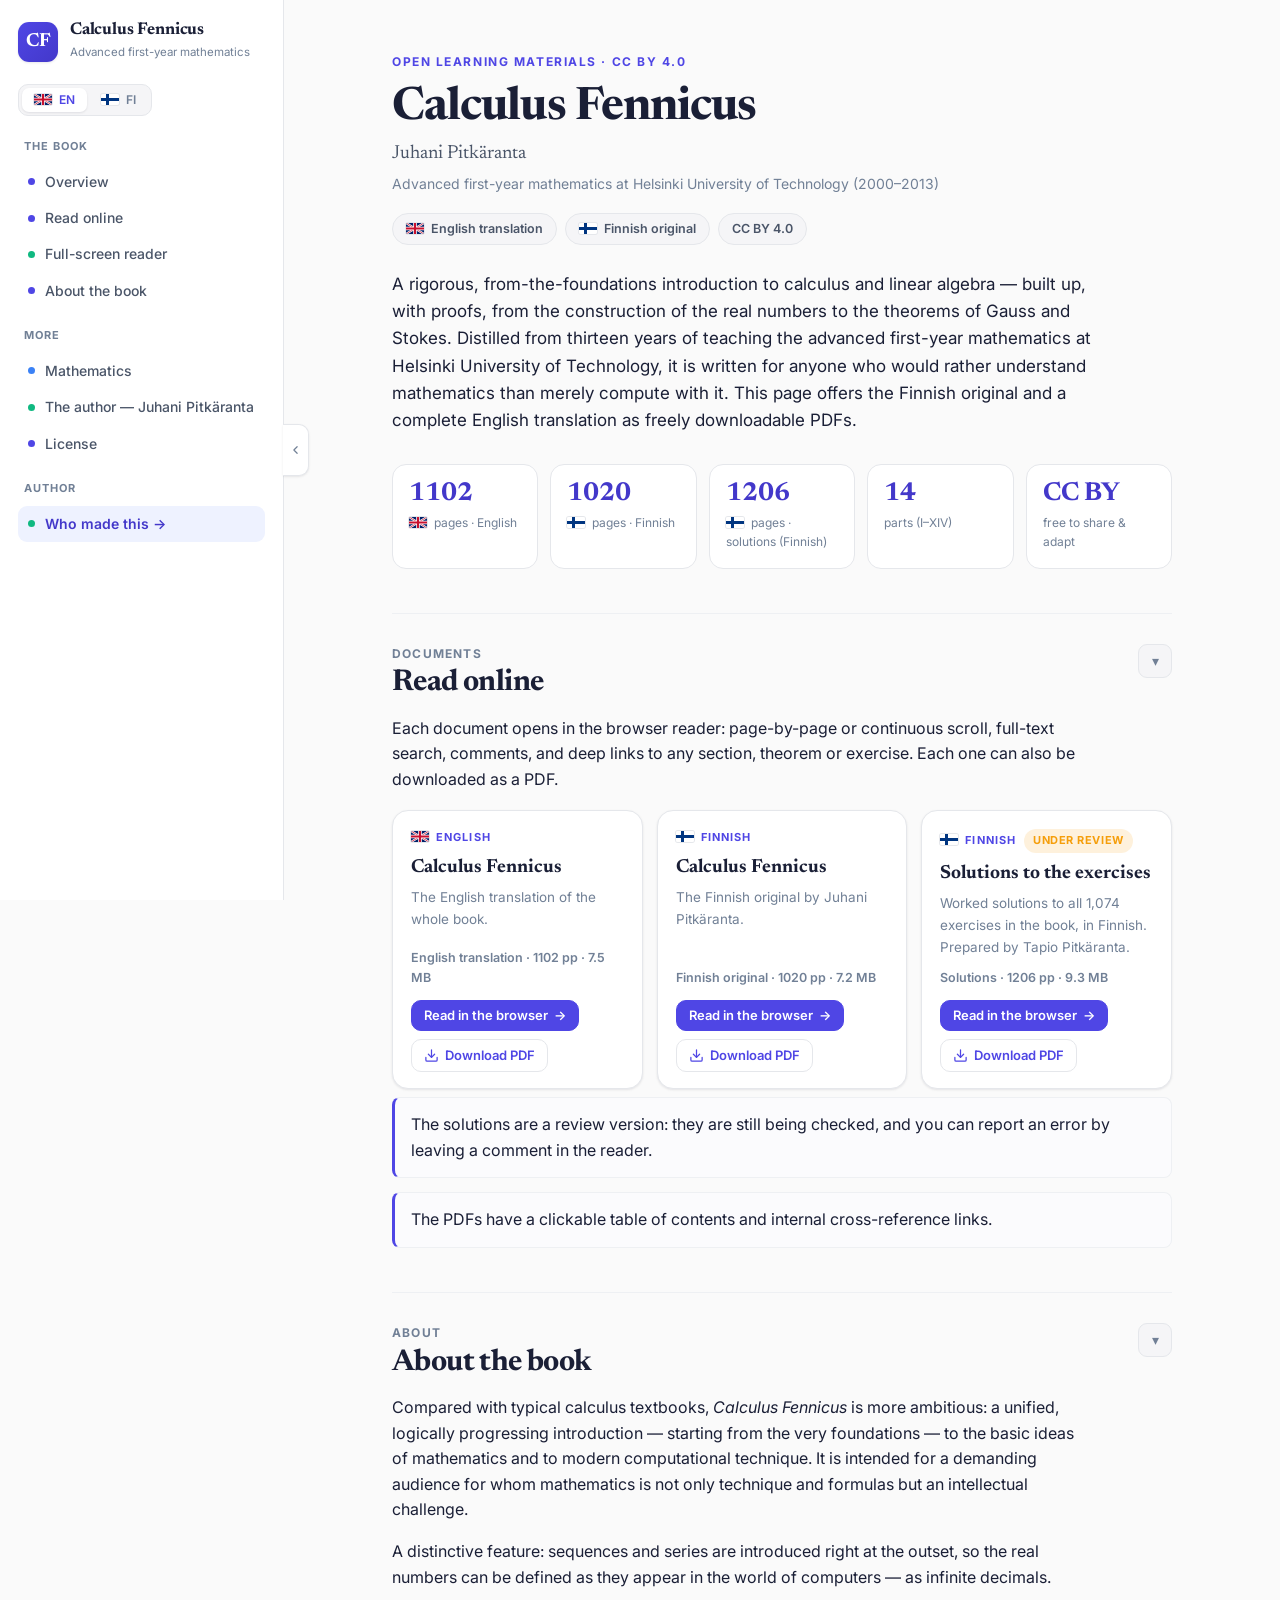
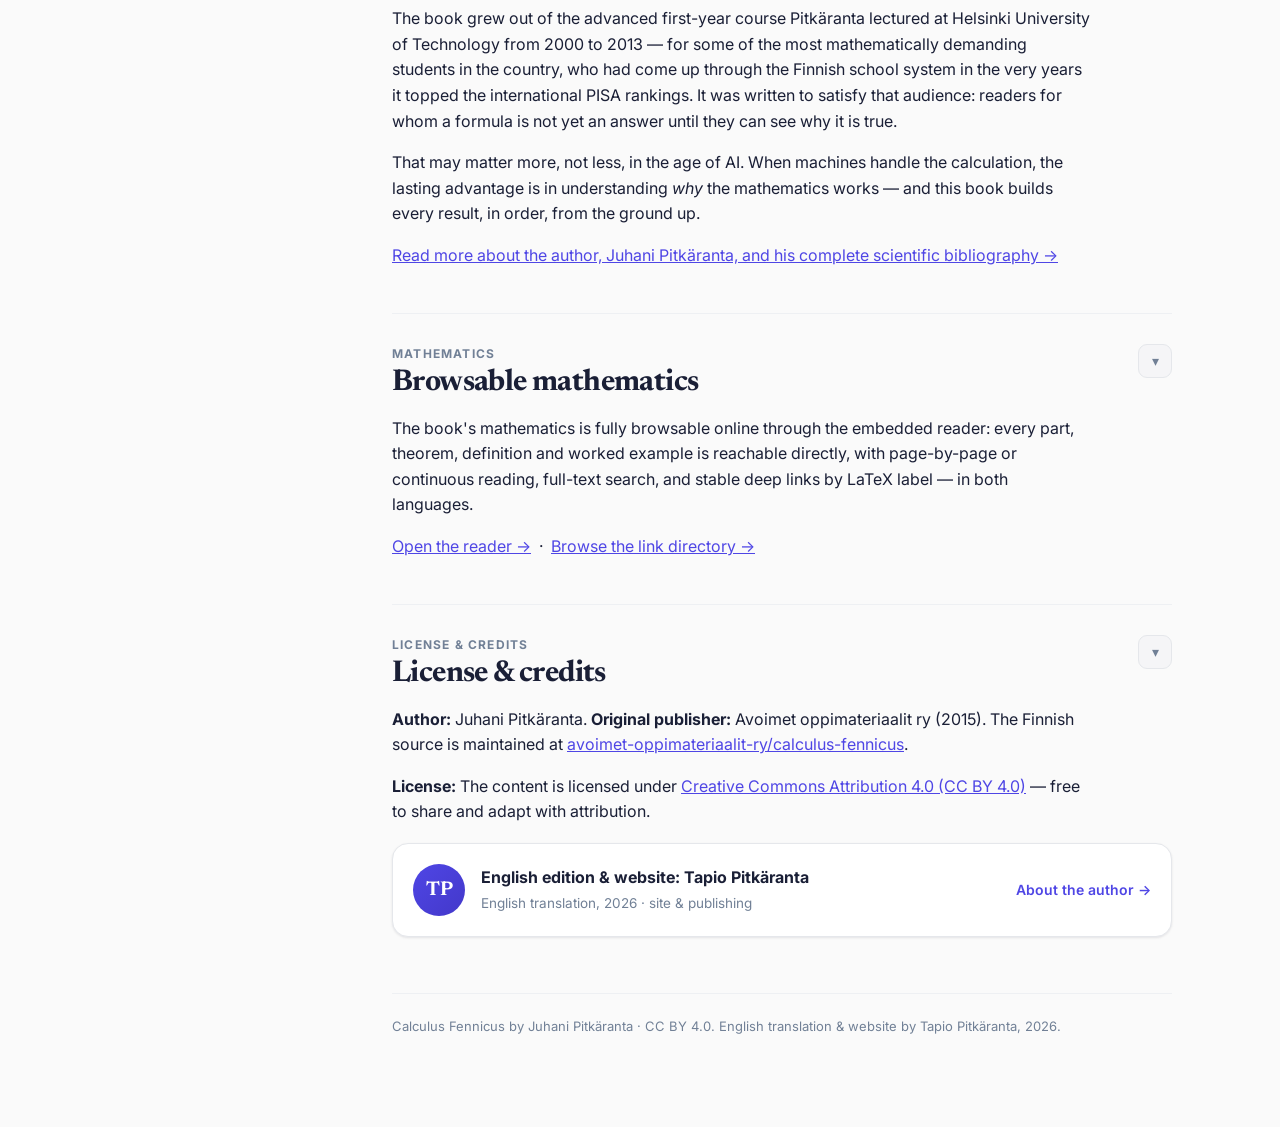
<file: index.html>
<!DOCTYPE html>
<html lang="en">
<head>
<meta charset="UTF-8" />
<meta name="viewport" content="width=device-width, initial-scale=1" />
<title>Calculus Fennicus — Juhani Pitkäranta</title>
<meta name="description" content="Juhani Pitkäranta's Calculus Fennicus: the Finnish original and a complete English translation as freely downloadable PDFs. Rigorous, from-the-foundations calculus and linear algebra. CC BY 4.0." />
<link rel="preconnect" href="https://fonts.googleapis.com">
<link rel="preconnect" href="https://fonts.gstatic.com" crossorigin>
<link href="https://fonts.googleapis.com/css2?family=Inter:wght@400;500;600;700&family=Newsreader:ital,opsz,wght@0,6..72,400;0,6..72,500;0,6..72,600;0,6..72,700;1,6..72,400&family=JetBrains+Mono:wght@400;500&display=swap" rel="stylesheet">
<style>
:root{
  --bg:#fafafa;--surface:#fff;--surface-2:#f5f5f7;--surface-soft:#fbfbfd;
  --text:#1a1f36;--text-soft:#4a5568;--text-muted:#718096;
  --border:#e5e7eb;--border-soft:#eef0f3;
  --accent:#4f46e5;--accent-strong:#4338ca;--accent-soft:#eef2ff;--accent-text:#fff;
  --discovery:#10b981;--engineering:#3b82f6;--warn:#f59e0b;
  --display:"Newsreader","Source Serif Pro",Georgia,serif;
  --body:"Inter",-apple-system,BlinkMacSystemFont,"Segoe UI",sans-serif;
  --mono:"JetBrains Mono",ui-monospace,Menlo,monospace;
  --r:14px;--r-sm:8px;--sidebar-w:284px;
  --shadow-sm:0 1px 2px rgba(15,23,42,.04),0 1px 3px rgba(15,23,42,.06);
  --shadow-md:0 4px 16px rgba(15,23,42,.06),0 2px 6px rgba(15,23,42,.04);
  --shadow-lg:0 16px 48px rgba(15,23,42,.1),0 6px 16px rgba(15,23,42,.06);
}
[data-theme="slate"]{
  --bg:#0f172a;--surface:#1e293b;--surface-2:#243245;--surface-soft:#182238;
  --text:#f1f5f9;--text-soft:#cbd5e1;--text-muted:#94a3b8;
  --border:rgba(148,163,184,.22);--border-soft:rgba(148,163,184,.14);
  --accent:#818cf8;--accent-strong:#a5b4fc;--accent-soft:rgba(129,140,248,.18);--accent-text:#0f172a;
  --discovery:#34d399;--engineering:#60a5fa;--warn:#fbbf24;
  --shadow-sm:0 1px 2px rgba(0,0,0,.3);--shadow-md:0 4px 16px rgba(0,0,0,.32);--shadow-lg:0 16px 48px rgba(0,0,0,.42);
}
*{box-sizing:border-box}
html{scroll-behavior:smooth}
body{margin:0;background:var(--bg);color:var(--text);font-family:var(--body);font-size:16px;line-height:1.6;-webkit-font-smoothing:antialiased}
a{color:var(--accent)}
.app{display:flex}
/* ---------- sidebar ---------- */
.sidebar{position:fixed;top:0;left:0;width:var(--sidebar-w);height:100vh;overflow-y:auto;
  background:var(--surface);border-right:1px solid var(--border);padding:22px 18px 40px;
  transition:transform .28s cubic-bezier(.4,0,.2,1);z-index:40}
.brand{display:flex;align-items:center;gap:12px;margin-bottom:22px}
.brand-mark{flex:0 0 auto;width:40px;height:40px;border-radius:11px;background:linear-gradient(135deg,var(--accent),var(--accent-strong));
  color:#fff;font-family:var(--display);font-weight:700;font-size:19px;display:flex;align-items:center;justify-content:center;box-shadow:var(--shadow-sm)}
.brand-name{font-family:var(--display);font-weight:700;font-size:17px;letter-spacing:-.01em;line-height:1.1}
.brand-sub{font-size:11.5px;color:var(--text-muted);margin-top:2px}
.sidebar-tools{display:flex;flex-direction:column;gap:10px;margin-bottom:22px}
.seg{display:inline-flex;background:var(--surface-2);border:1px solid var(--border);border-radius:10px;padding:3px;gap:2px;width:max-content}
.seg button{border:0;background:transparent;color:var(--text-muted);font:600 12px/1 var(--body);padding:6px 12px;border-radius:7px;cursor:pointer}
.seg button.active{background:var(--surface);color:var(--accent);box-shadow:var(--shadow-sm)}
.tool-row{display:flex;gap:8px;align-items:center}
.theme-btn{display:inline-flex;align-items:center;gap:7px;border:1px solid var(--border);background:var(--surface-2);color:var(--text-soft);
  border-radius:10px;padding:6px 11px;font:600 12px/1 var(--body);cursor:pointer}
.theme-dot{width:12px;height:12px;border-radius:50%;background:linear-gradient(135deg,var(--accent),var(--accent-strong))}
.nav-group{margin-bottom:18px}
.nav-group-label{font-size:11px;letter-spacing:.09em;text-transform:uppercase;color:var(--text-muted);font-weight:700;margin:0 0 8px 6px}
.nav a{display:flex;align-items:center;gap:10px;text-decoration:none;color:var(--text-soft);font-size:14px;font-weight:500;
  padding:7px 10px;border-radius:9px;transition:background .12s,color .12s}
.nav a:hover{background:var(--accent-soft);color:var(--accent-strong)}
.nav a .dot{flex:0 0 auto;width:7px;height:7px;border-radius:50%;background:var(--accent)}
.nav a.ext .dot{background:var(--discovery)}
.nav a.author-link{background:var(--accent-soft);color:var(--accent-strong);font-weight:600}
/* edge toggle */
.sidebar-toggle{position:fixed;top:50%;left:calc(var(--sidebar-w) - 1px);transform:translateY(-50%);z-index:41;
  width:26px;height:52px;border:1px solid var(--border);border-left:0;border-radius:0 10px 10px 0;background:var(--surface);
  color:var(--text-muted);cursor:pointer;display:flex;align-items:center;justify-content:center;box-shadow:var(--shadow-sm);
  transition:left .28s cubic-bezier(.4,0,.2,1)}
.sidebar-toggle svg{width:16px;height:16px;fill:none;stroke:currentColor;stroke-width:2.2;stroke-linecap:round;stroke-linejoin:round;transition:transform .28s}
body.sidebar-hidden .sidebar{transform:translateX(-100%)}
body.sidebar-hidden .sidebar-toggle{left:0}
body.sidebar-hidden .sidebar-toggle svg{transform:rotate(180deg)}
body.sidebar-hidden main{margin-left:0}
/* ---------- main ---------- */
main{margin-left:var(--sidebar-w);flex:1;min-width:0;transition:margin-left .28s cubic-bezier(.4,0,.2,1)}
.page-wrap{max-width:840px;margin:0 auto;padding:52px 30px 90px}
.eyebrow{font-size:12px;letter-spacing:.13em;text-transform:uppercase;color:var(--accent);font-weight:700}
.page-title{font-family:var(--display);font-weight:700;font-size:clamp(30px,5vw,46px);line-height:1.08;letter-spacing:-.02em;margin:.28em 0 .12em}
.byline{font-family:var(--display);font-size:19px;color:var(--text-soft);margin:0 0 3px}
.affil{color:var(--text-muted);font-size:14px;margin:0 0 18px}
.kw-list{display:flex;flex-wrap:wrap;gap:8px;margin:0 0 26px}
.kw{display:inline-block;background:var(--surface-2);border:1px solid var(--border);border-radius:20px;padding:5px 13px;font-size:12.5px;color:var(--text-soft);font-weight:600}
.lead{font-size:17px;max-width:66ch;color:var(--text)}
.cover-stats{display:grid;grid-template-columns:repeat(auto-fit,minmax(120px,1fr));gap:12px;margin:30px 0 0}
.stat{background:var(--surface);border:1px solid var(--border);border-radius:var(--r);padding:16px}
.flag{display:inline-flex;vertical-align:-1px;margin-right:7px;border-radius:2px;overflow:hidden;box-shadow:0 0 0 1px var(--border)}.flag svg{display:block}
.stat-num{font-family:var(--display);font-weight:700;font-size:26px;color:var(--accent-strong);line-height:1}
.stat-label{font-size:12px;color:var(--text-muted);margin-top:6px}
/* section */
.page{margin-top:44px;border-top:1px solid var(--border-soft);padding-top:30px}
.section-head{display:flex;justify-content:space-between;align-items:flex-start;gap:14px}
.section-num{font-size:12px;letter-spacing:.1em;text-transform:uppercase;color:var(--text-muted);font-weight:700}
.section-head .page-title{font-size:clamp(22px,3.4vw,30px);margin:.15em 0 0}
.collapse-toggle{flex:0 0 auto;border:1px solid var(--border);background:var(--surface-2);color:var(--text-muted);border-radius:9px;width:34px;height:34px;cursor:pointer;font-size:14px}
.collapse-toggle .chev{display:inline-block;transition:transform .2s}
.page[data-collapsed="true"] .chev{transform:rotate(-90deg)}
.page[data-collapsed="true"] .section-body{display:none}
.section-body{margin-top:16px}
.section-body p{max-width:70ch}
/* cards */
.dl{display:grid;grid-template-columns:1fr 1fr;gap:14px;margin:20px 0}
.card{display:block;text-decoration:none;color:inherit;background:var(--surface);border:1px solid var(--border);border-radius:16px;padding:22px;box-shadow:var(--shadow-sm);transition:border-color .15s,transform .15s,box-shadow .15s}
.card:hover{border-color:var(--accent);transform:translateY(-2px);box-shadow:var(--shadow-md)}
.card .lang{font-size:11px;letter-spacing:.1em;text-transform:uppercase;color:var(--accent);font-weight:700}
.card .ct{font-family:var(--display);font-size:20px;font-weight:700;margin:6px 0 2px}
.card .cm{color:var(--text-muted);font-size:13.5px}
.card .go{margin-top:14px;font-weight:600;color:var(--accent);font-size:14px}
.callout{background:var(--surface-soft);border:1px solid var(--border-soft);border-left:3px solid var(--accent);border-radius:var(--r-sm);padding:14px 16px;margin-top:14px}
/* embedded reader + downloads */
.reader-bar{display:flex;align-items:center;gap:10px;flex-wrap:wrap;margin:18px 0 12px}
.reader-lang{display:inline-flex;background:var(--surface-2);border:1px solid var(--border);border-radius:10px;padding:3px;gap:2px}
.reader-lang button{border:0;background:transparent;color:var(--text-muted);font:600 12px/1 var(--body);padding:6px 13px;border-radius:7px;cursor:pointer}
.reader-lang button.active{background:var(--surface);color:var(--accent);box-shadow:var(--shadow-sm)}
.ghost-btn{margin-left:auto;display:inline-flex;align-items:center;gap:6px;font-weight:600;font-size:13px;color:var(--accent);border:1px solid var(--border);background:var(--surface);border-radius:10px;padding:7px 13px;text-decoration:none}
.ghost-btn:hover{border-color:var(--accent);background:var(--accent-soft)}
.reader-embed{position:relative;border:1px solid var(--border);border-radius:var(--r);overflow:hidden;box-shadow:var(--shadow-md);background:var(--surface-2);height:min(78vh,880px);min-height:460px}
.reader-embed iframe{width:100%;height:100%;border:0;display:block}
.dlrow{display:grid;grid-template-columns:1fr 1fr;gap:14px;margin:18px 0 0}
.doccards{display:grid;grid-template-columns:repeat(auto-fit,minmax(240px,1fr));gap:14px;margin:18px 0 6px}
.doccard{display:flex;flex-direction:column;background:var(--surface);border:1px solid var(--border);border-radius:16px;padding:18px 18px 16px;box-shadow:var(--shadow-sm);transition:border-color .15s,box-shadow .15s}
.doccard.active{border-color:var(--accent);box-shadow:var(--shadow-md)}
.doccard .lang{font-size:11px;letter-spacing:.1em;text-transform:uppercase;color:var(--accent);font-weight:700}
.doccard .ct{font-family:var(--display);font-size:19px;font-weight:700;margin:6px 0 4px}
.doccard .cm{color:var(--text-muted);font-size:13.5px;flex:1}
.doccard .docmeta{font-size:12.5px;color:var(--text-muted);font-weight:600;margin-top:10px}
.docact{display:flex;flex-wrap:wrap;gap:8px;margin-top:12px}
.doccard{position:relative}.doccard:hover{border-color:var(--accent);box-shadow:var(--shadow-md);transform:translateY(-2px)}.doccard{transition:border-color .15s,box-shadow .15s,transform .15s}
.docbtn.stretch::after{content:"";position:absolute;inset:0;border-radius:16px}.docact .docbtn:not(.stretch){position:relative;z-index:1}
.docbtn{display:inline-flex;align-items:center;gap:6px;font:600 13px/1 var(--body);color:var(--accent);border:1px solid var(--border);background:var(--surface);border-radius:10px;padding:8px 12px;text-decoration:none;cursor:pointer}
.docbtn:hover{border-color:var(--accent);background:var(--accent-soft)}
.docbtn.primary{background:var(--accent);border-color:var(--accent);color:#fff}
.docbtn.primary:hover{filter:brightness(1.08);background:var(--accent)}
.docbtn svg{width:15px;height:15px;fill:none;stroke:currentColor;stroke-width:2;stroke-linecap:round;stroke-linejoin:round}
.dlbtn{display:flex;align-items:center;gap:13px;text-decoration:none;color:inherit;background:var(--surface);border:1px solid var(--border);border-radius:14px;padding:14px 16px;box-shadow:var(--shadow-sm);transition:border-color .15s,transform .15s,box-shadow .15s}
.dlbtn:hover{border-color:var(--accent);transform:translateY(-2px);box-shadow:var(--shadow-md)}
.dlbtn .dlicon{flex:0 0 auto;width:40px;height:40px;border-radius:11px;background:var(--accent-soft);color:var(--accent);display:flex;align-items:center;justify-content:center}
.dlbtn .dlicon svg{width:20px;height:20px;fill:none;stroke:currentColor;stroke-width:2;stroke-linecap:round;stroke-linejoin:round}
.dlbtn .dlmeta{display:flex;flex-direction:column;gap:2px;line-height:1.2}
.dlbtn .dlmeta b{font-size:15px;font-weight:700}
.dlbtn .dlmeta span{font-size:12.5px;color:var(--text-muted);font-weight:500}
@media(max-width:640px){.dlrow{grid-template-columns:1fr}}
.author-card{display:flex;gap:16px;align-items:center;background:var(--surface);border:1px solid var(--border);border-radius:16px;padding:20px;text-decoration:none;color:inherit;box-shadow:var(--shadow-sm);transition:border-color .15s,transform .15s}
.author-card:hover{border-color:var(--accent);transform:translateY(-2px)}
.author-av{flex:0 0 auto;width:52px;height:52px;border-radius:50%;background:linear-gradient(135deg,var(--accent),var(--accent-strong));color:#fff;font-family:var(--display);font-weight:700;font-size:20px;display:flex;align-items:center;justify-content:center}
.author-t{font-weight:700;font-size:16px}.author-m{color:var(--text-muted);font-size:13.5px;margin-top:2px}
.author-go{margin-left:auto;color:var(--accent);font-weight:600;font-size:14px;white-space:nowrap}
.soon{display:inline-block;font-size:11px;font-weight:700;letter-spacing:.05em;text-transform:uppercase;color:var(--warn);background:color-mix(in srgb,var(--warn) 14%,transparent);border-radius:20px;padding:3px 9px;margin-left:8px}
footer{margin-top:56px;border-top:1px solid var(--border-soft);padding-top:22px;color:var(--text-muted);font-size:13px}
@media(max-width:820px){
  .sidebar{transform:translateX(-100%)}
  body:not(.sidebar-open) .sidebar-toggle{left:0}
  body:not(.sidebar-open) .sidebar-toggle svg{transform:rotate(180deg)}
  body.sidebar-open .sidebar{transform:none}
  body.sidebar-open .sidebar-toggle{left:calc(var(--sidebar-w) - 1px)}
  body.sidebar-open .sidebar-toggle svg{transform:none}
  main{margin-left:0}
  .dl{grid-template-columns:1fr}
}
</style>
</head>
<body>
<div class="app">

  <aside class="sidebar" id="sidebar">
    <div class="brand">
      <div class="brand-mark">CF</div>
      <div class="brand-text">
        <div class="brand-name">Calculus Fennicus</div>
        <div class="brand-sub" data-i18n="brandSub">Advanced first-year mathematics</div>
      </div>
    </div>

    <div class="sidebar-tools">
      <div class="seg" role="group" aria-label="Language">
        <button class="lang-btn active" data-lang="en" onclick="setLang('en')" aria-pressed="true"><span class="flag"><svg viewBox="0 0 60 36" width="18" height="11" aria-hidden="true" preserveAspectRatio="none"><rect width="60" height="36" fill="#012169"/><path d="M0,0 L60,36 M60,0 L0,36" stroke="#fff" stroke-width="7"/><path d="M0,0 L60,36 M60,0 L0,36" stroke="#C8102E" stroke-width="2.5"/><path d="M30,0 v36 M0,18 h60" stroke="#fff" stroke-width="12"/><path d="M30,0 v36 M0,18 h60" stroke="#C8102E" stroke-width="7"/></svg></span>EN</button>
        <button class="lang-btn" data-lang="fi" onclick="setLang('fi')" aria-pressed="false"><span class="flag"><svg viewBox="0 0 18 11" width="18" height="11" aria-hidden="true"><rect width="18" height="11" fill="#fff"/><rect x="5" width="3" height="11" fill="#003580"/><rect y="4" width="18" height="3" fill="#003580"/></svg></span>FI</button>
      </div>
    </div>

    <nav class="nav">
      <div class="nav-group">
        <div class="nav-group-label" data-i18n="navBook">The book</div>
        <a href="#top"><span class="dot"></span><span data-i18n="navOverview">Overview</span></a>
        <a href="#downloads"><span class="dot"></span><span data-i18n="navDownloads">Downloads (PDF)</span></a>
        <a href="viewer.html"><span class="dot" style="background:var(--discovery)"></span><span data-i18n="navReader">Read in browser</span></a>
        <a href="#about"><span class="dot"></span><span data-i18n="navAbout">About the book</span></a>
      </div>
      <div class="nav-group">
        <div class="nav-group-label" data-i18n="navMore">More</div>
        <a href="#mathematics"><span class="dot" style="background:var(--engineering)"></span><span data-i18n="navMath">Mathematics</span></a>
        <a href="pitkaranta.html"><span class="dot" style="background:var(--discovery)"></span><span data-i18n="navAuthorPage">The author — Juhani Pitkäranta</span></a>
        <a href="#license"><span class="dot"></span><span data-i18n="navLicense">License</span></a>
      </div>
      <div class="nav-group">
        <div class="nav-group-label" data-i18n="navAuthorL">Author</div>
        <a class="author-link ext" href="https://longshoreforrest.github.io/myself/" target="_blank" rel="noopener"><span class="dot"></span><span data-i18n="navWhomade">Who made this →</span></a>
      </div>
    </nav>
  </aside>

  <button class="sidebar-toggle" id="sidebar-toggle" onclick="toggleSidebar()" title="Hide / show menu" aria-label="Hide or show the sidebar" aria-expanded="true">
    <svg viewBox="0 0 24 24" aria-hidden="true"><polyline points="15 18 9 12 15 6"></polyline></svg>
  </button>

  <main>
    <div class="page-wrap">

      <section id="top">
        <div class="eyebrow" data-i18n="eyebrow">Open learning materials · CC BY 4.0</div>
        <h1 class="page-title">Calculus Fennicus</h1>
        <p class="byline">Juhani Pitkäranta</p>
        <p class="affil" data-i18n="affil">Advanced first-year mathematics at Helsinki University of Technology (2000–2013)</p>
        <div class="kw-list">
          <span class="kw"><span class="flag"><svg viewBox="0 0 60 36" width="18" height="11" aria-hidden="true" preserveAspectRatio="none"><rect width="60" height="36" fill="#012169"/><path d="M0,0 L60,36 M60,0 L0,36" stroke="#fff" stroke-width="7"/><path d="M0,0 L60,36 M60,0 L0,36" stroke="#C8102E" stroke-width="2.5"/><path d="M30,0 v36 M0,18 h60" stroke="#fff" stroke-width="12"/><path d="M30,0 v36 M0,18 h60" stroke="#C8102E" stroke-width="7"/></svg></span><span data-i18n="kwEn">English translation</span></span>
          <span class="kw"><span class="flag"><svg viewBox="0 0 18 11" width="18" height="11" aria-hidden="true"><rect width="18" height="11" fill="#fff"/><rect x="5" width="3" height="11" fill="#003580"/><rect y="4" width="18" height="3" fill="#003580"/></svg></span><span data-i18n="kwFi">Finnish original</span></span>
          <span class="kw">CC BY 4.0</span>
        </div>
        <p class="lead" data-i18n="lead">A rigorous, from-the-foundations introduction to calculus and linear algebra — built up, with proofs, from the construction of the real numbers to the theorems of Gauss and Stokes. Distilled from thirteen years of teaching the advanced first-year mathematics at Helsinki University of Technology, it is written for anyone who would rather understand mathematics than merely compute with it. This page offers the Finnish original and a complete English translation as freely downloadable PDFs.</p>
        <div class="cover-stats">
          <div class="stat"><div class="stat-num">1102</div><div class="stat-label"><span class="flag"><svg viewBox="0 0 60 36" width="18" height="11" aria-hidden="true" preserveAspectRatio="none"><rect width="60" height="36" fill="#012169"/><path d="M0,0 L60,36 M60,0 L0,36" stroke="#fff" stroke-width="7"/><path d="M0,0 L60,36 M60,0 L0,36" stroke="#C8102E" stroke-width="2.5"/><path d="M30,0 v36 M0,18 h60" stroke="#fff" stroke-width="12"/><path d="M30,0 v36 M0,18 h60" stroke="#C8102E" stroke-width="7"/></svg></span><span data-i18n="stEnPp">pages · English</span></div></div>
          <div class="stat"><div class="stat-num">1020</div><div class="stat-label"><span class="flag"><svg viewBox="0 0 18 11" width="18" height="11" aria-hidden="true"><rect width="18" height="11" fill="#fff"/><rect x="5" width="3" height="11" fill="#003580"/><rect y="4" width="18" height="3" fill="#003580"/></svg></span><span data-i18n="stFiPp">pages · Finnish</span></div></div>
          <div class="stat"><div class="stat-num">1206</div><div class="stat-label"><span class="flag"><svg viewBox="0 0 18 11" width="18" height="11" aria-hidden="true"><rect width="18" height="11" fill="#fff"/><rect x="5" width="3" height="11" fill="#003580"/><rect y="4" width="18" height="3" fill="#003580"/></svg></span><span data-i18n="stSolPp">pages · solutions (Finnish)</span></div></div>
          <div class="stat"><div class="stat-num">14</div><div class="stat-label" data-i18n="stParts">parts (I–XIV)</div></div>
          <div class="stat"><div class="stat-num">CC BY</div><div class="stat-label" data-i18n="stLicense">free to share &amp; adapt</div></div>
        </div>
      </section>

      <section id="downloads" class="page" data-collapsed="false">
        <div class="section-head">
          <div><div class="section-num" data-i18n="dlNum">Documents</div><h2 class="page-title" data-i18n="dlTitle">Read online</h2></div>
          <button class="collapse-toggle" onclick="toggleSection(this)" aria-label="Toggle section"><span class="chev">▾</span></button>
        </div>
        <div class="section-body">
          <p class="lead" style="font-size:16px;margin:0" data-i18n="dlEmbedLead">Each document opens in the browser reader: page-by-page or continuous scroll, full-text search, comments, and deep links to any section, theorem or exercise. Each one can also be downloaded as a PDF.</p>
          <div class="doccards">
            <div class="doccard" data-doc="en">
              <div class="lang"><span class="flag"><svg viewBox="0 0 60 36" width="18" height="11" aria-hidden="true" preserveAspectRatio="none"><rect width="60" height="36" fill="#012169"/><path d="M0,0 L60,36 M60,0 L0,36" stroke="#fff" stroke-width="7"/><path d="M0,0 L60,36 M60,0 L0,36" stroke="#C8102E" stroke-width="2.5"/><path d="M30,0 v36 M0,18 h60" stroke="#fff" stroke-width="12"/><path d="M30,0 v36 M0,18 h60" stroke="#C8102E" stroke-width="7"/></svg></span><span data-i18n="docEnLang">English</span></div>
              <div class="ct" data-i18n="docEnT">Calculus Fennicus</div>
              <div class="cm"><span data-i18n="docEnD">The English translation of the whole book.</span></div>
              <div class="docmeta" data-i18n="dlDlEnSub">English translation · 1102 pp · 7.5 MB</div>
              <div class="docact">
                <a class="docbtn primary stretch" href="viewer.html#doc=en"><span data-i18n="docRead">Read in the browser</span> →</a>
                <a class="docbtn" href="calculus-en.pdf" download="Calculus-Fennicus-EN.pdf"><svg viewBox="0 0 24 24" aria-hidden="true"><path d="M21 15v4a2 2 0 0 1-2 2H5a2 2 0 0 1-2-2v-4"></path><polyline points="7 10 12 15 17 10"></polyline><line x1="12" y1="15" x2="12" y2="3"></line></svg><span data-i18n="docDl">Download PDF</span></a>
              </div>
            </div>
            <div class="doccard" data-doc="fi">
              <div class="lang"><span class="flag"><svg viewBox="0 0 18 11" width="18" height="11" aria-hidden="true"><rect width="18" height="11" fill="#fff"/><rect x="5" width="3" height="11" fill="#003580"/><rect y="4" width="18" height="3" fill="#003580"/></svg></span><span data-i18n="docFiLang">Finnish</span></div>
              <div class="ct" data-i18n="docFiT">Calculus Fennicus</div>
              <div class="cm"><span data-i18n="docFiD">The Finnish original by Juhani Pitkäranta.</span></div>
              <div class="docmeta" data-i18n="dlDlFiSub">Finnish original · 1020 pp · 7.2 MB</div>
              <div class="docact">
                <a class="docbtn primary stretch" href="viewer.html#doc=fi"><span data-i18n="docRead">Read in the browser</span> →</a>
                <a class="docbtn" href="calculus-fi.pdf" download="Calculus-Fennicus-FI.pdf"><svg viewBox="0 0 24 24" aria-hidden="true"><path d="M21 15v4a2 2 0 0 1-2 2H5a2 2 0 0 1-2-2v-4"></path><polyline points="7 10 12 15 17 10"></polyline><line x1="12" y1="15" x2="12" y2="3"></line></svg><span data-i18n="docDl">Download PDF</span></a>
              </div>
            </div>
            
            <div class="doccard" data-doc="ratkaisut-fi">
              <div class="lang"><span class="flag"><svg viewBox="0 0 18 11" width="18" height="11" aria-hidden="true"><rect width="18" height="11" fill="#fff"/><rect x="5" width="3" height="11" fill="#003580"/><rect y="4" width="18" height="3" fill="#003580"/></svg></span><span data-i18n="solLang">Finnish</span><span class="soon" data-i18n="solBadge">Under review</span></div>
              <div class="ct" data-i18n="solTitle">Solutions to the exercises</div>
              <div class="cm"><span data-i18n="solDesc">Worked solutions to all 1,074 exercises in the book, in Finnish. Prepared by Tapio Pitkäranta.</span></div>
              <div class="docmeta" data-i18n="solMeta">Solutions · 1206 pp · 9.3 MB</div>
              <div class="docact">
                <a class="docbtn primary stretch" href="viewer.html#doc=ratkaisut-fi" rel="nofollow"><span data-i18n="docRead">Read in the browser</span> →</a>
                <a class="docbtn" href="ratkaisut-fi.pdf" download="Calculus-Fennicus-Ratkaisut-FI.pdf" rel="nofollow"><svg viewBox="0 0 24 24" aria-hidden="true"><path d="M21 15v4a2 2 0 0 1-2 2H5a2 2 0 0 1-2-2v-4"></path><polyline points="7 10 12 15 17 10"></polyline><line x1="12" y1="15" x2="12" y2="3"></line></svg><span data-i18n="docDl">Download PDF</span></a>
              </div>
            </div>
            
          </div>
          <div class="callout" style="margin-top:8px"><span data-i18n="solReview">The solutions are a review version: they are still being checked, and you can report an error by leaving a comment in the reader.</span></div>
          <div class="callout"><span data-i18n="dlHint">The PDFs have a clickable table of contents and internal cross-reference links.</span></div>
        </div>
      </section>

      <section id="about" class="page" data-collapsed="false">
        <div class="section-head">
          <div><div class="section-num" data-i18n="abNum">About</div><h2 class="page-title" data-i18n="abTitle">About the book</h2></div>
          <button class="collapse-toggle" onclick="toggleSection(this)" aria-label="Toggle section"><span class="chev">▾</span></button>
        </div>
        <div class="section-body">
          <p data-i18n="abP1">Compared with typical calculus textbooks, <em>Calculus Fennicus</em> is more ambitious: a unified, logically progressing introduction — starting from the very foundations — to the basic ideas of mathematics and to modern computational technique. It is intended for a demanding audience for whom mathematics is not only technique and formulas but an intellectual challenge.</p>
          <p data-i18n="abP2" style="margin-top:14px;">A distinctive feature: sequences and series are introduced right at the outset, so the real numbers can be defined as they appear in the world of computers — as infinite decimals.</p>
          <p data-i18n="abP3" style="margin-top:14px;">The book grew out of the advanced first-year course Pitkäranta lectured at Helsinki University of Technology from 2000 to 2013 — for some of the most mathematically demanding students in the country, who had come up through the Finnish school system in the very years it topped the international PISA rankings. It was written to satisfy that audience: readers for whom a formula is not yet an answer until they can see why it is true.</p>
          <p data-i18n="abP4" style="margin-top:14px;">That may matter more, not less, in the age of AI. When machines handle the calculation, the lasting advantage is in understanding <em>why</em> the mathematics works — and this book builds every result, in order, from the ground up.</p>
          <p style="margin-top:14px;"><a href="pitkaranta.html" data-i18n="abAuthorLink">Read more about the author, Juhani Pitkäranta, and his complete scientific bibliography →</a></p>
        </div>
      </section>

      <section id="mathematics" class="page" data-collapsed="false">
        <div class="section-head">
          <div><div class="section-num" data-i18n="maNum">Mathematics</div><h2 class="page-title"><span data-i18n="maTitle">Browsable mathematics</span></h2></div>
          <button class="collapse-toggle" onclick="toggleSection(this)" aria-label="Toggle section"><span class="chev">▾</span></button>
        </div>
        <div class="section-body">
          <p data-i18n="maP1">The book's mathematics is fully browsable online through the embedded reader: every part, theorem, definition and worked example is reachable directly, with page-by-page or continuous reading, full-text search, and stable deep links by LaTeX label — in both languages.</p>
          <p style="margin-top:14px"><a href="viewer.html" data-i18n="maReaderLink">Open the reader →</a> &nbsp;·&nbsp; <a href="links.html" data-i18n="maDirLink">Browse the link directory →</a></p>
        </div>
      </section>

      <section id="license" class="page" data-collapsed="false">
        <div class="section-head">
          <div><div class="section-num" data-i18n="liNum">License &amp; credits</div><h2 class="page-title" data-i18n="liTitle">License &amp; credits</h2></div>
          <button class="collapse-toggle" onclick="toggleSection(this)" aria-label="Toggle section"><span class="chev">▾</span></button>
        </div>
        <div class="section-body">
          <p data-i18n="liP1"><strong>Author:</strong> Juhani Pitkäranta. <strong>Original publisher:</strong> Avoimet oppimateriaalit ry (2015). The Finnish source is maintained at <a href="https://github.com/avoimet-oppimateriaalit-ry/calculus-fennicus" target="_blank" rel="noopener">avoimet-oppimateriaalit-ry/calculus-fennicus</a>.</p>
          <p data-i18n="liP2" style="margin-top:12px;"><strong>License:</strong> The content is licensed under <a href="https://creativecommons.org/licenses/by/4.0/deed.en" target="_blank" rel="noopener">Creative Commons Attribution 4.0 (CC BY 4.0)</a> — free to share and adapt with attribution.</p>
          <a class="author-card" href="https://longshoreforrest.github.io/myself/" target="_blank" rel="noopener" style="margin-top:18px;">
            <div class="author-av">TP</div>
            <div><div class="author-t" data-i18n="crWho">English edition &amp; website: Tapio Pitkäranta</div><div class="author-m" data-i18n="crWhoM">English translation, 2026 · site &amp; publishing</div></div>
            <div class="author-go" data-i18n="crGo">About the author →</div>
          </a>
        </div>
      </section>

      <footer>
        <span data-i18n="foot">Calculus Fennicus by Juhani Pitkäranta · CC BY 4.0. English translation &amp; website by Tapio Pitkäranta, 2026.</span>
      </footer>

    </div>
  </main>
</div>

<script>
const I18N = {
  brandSub:{en:"Advanced first-year mathematics",fi:"Laaja ensimmäisen vuoden matematiikka"},
  themePaper:{en:"Paper",fi:"Paperi"}, themeSlate:{en:"Slate",fi:"Tumma"},
  navBook:{en:"The book",fi:"Kirja"}, navOverview:{en:"Overview",fi:"Yleiskatsaus"},
  navDownloads:{en:"Read online",fi:"Lue verkossa"}, navAbout:{en:"About the book",fi:"Tietoa kirjasta"},
  navMore:{en:"More",fi:"Lisää"}, navMath:{en:"Mathematics",fi:"Matematiikka"}, navLicense:{en:"License",fi:"Lisenssi"},
  navAuthorPage:{en:"The author — Juhani Pitkäranta",fi:"Kirjan tekijä — Juhani Pitkäranta"},
  navReader:{en:"Full-screen reader",fi:"Koko näytön lukija"},
  dlEmbedLead:{en:"Each document opens in the browser reader: page-by-page or continuous scroll, full-text search, comments, and deep links to any section, theorem or exercise. Each one can also be downloaded as a PDF.",fi:"Jokainen dokumentti aukeaa selaimen lukijaan: sivu kerrallaan tai jatkuvana vierityksenä, tekstihaulla, kommentoinnilla ja syvälinkeillä mihin tahansa lukuun, lauseeseen tai tehtävään. Jokaisen voi myös ladata PDF:nä."},
  dlOpenFull:{en:"Open full-screen",fi:"Avaa koko näytölle"},
  docEnLang:{en:"English",fi:"Englanniksi"}, docFiLang:{en:"Finnish",fi:"Suomeksi"},
  docEnT:{en:"Calculus Fennicus",fi:"Calculus Fennicus"}, docFiT:{en:"Calculus Fennicus",fi:"Calculus Fennicus"},
  docEnD:{en:"The English translation of the whole book.",fi:"Koko kirjan englanninkielinen käännös."},
  docFiD:{en:"The Finnish original by Juhani Pitkäranta.",fi:"Juhani Pitkärannan suomenkielinen alkuteos."},
  docRead:{en:"Read in the browser",fi:"Lue selaimessa"}, docDl:{en:"Download PDF",fi:"Lataa PDF"},
  solMeta:{en:"Solutions · 1206 pp · 9.3 MB",fi:"Ratkaisut · 1206 s. · 9,3 MB"},
  dlDlEn:{en:"Download PDF",fi:"Lataa PDF"}, dlDlFi:{en:"Download PDF",fi:"Lataa PDF"},
  dlDlEnSub:{en:"English translation · 1102 pp · 7.5 MB",fi:"Englanninkielinen käännös · 1102 s. · 7,5 MB"},
  dlDlFiSub:{en:"Finnish original · 1020 pp · 7.2 MB",fi:"Suomenkielinen alkuteos · 1020 s. · 7,2 MB"},
  maReaderLink:{en:"Open the reader →",fi:"Avaa lukija →"}, maDirLink:{en:"Browse the link directory →",fi:"Selaa linkkihakemistoa →"},
  abAuthorLink:{en:"Read more about the author, Juhani Pitkäranta, and his complete scientific bibliography →",fi:"Lue lisää kirjan tekijästä Juhani Pitkärannasta ja hänen täydellisestä julkaisuluettelostaan →"},
  navAuthorL:{en:"Author",fi:"Tekijä"}, navWhomade:{en:"Who made this →",fi:"Kuka tämän teki →"},
  eyebrow:{en:"Open learning materials · CC BY 4.0",fi:"Avoin oppimateriaali · CC BY 4.0"},
  affil:{en:"Advanced first-year mathematics at Helsinki University of Technology (2000–2013)",fi:"TKK:n laaja ensimmäisen vuoden matematiikka (2000–2013)"},
  kwEn:{en:"English translation",fi:"Englanninkielinen käännös"}, kwFi:{en:"Finnish original",fi:"Suomenkielinen alkuteos"},
  lead:{en:"A rigorous, from-the-foundations introduction to calculus and linear algebra — built up, with proofs, from the construction of the real numbers to the theorems of Gauss and Stokes. Distilled from thirteen years of teaching the advanced first-year mathematics at Helsinki University of Technology, it is written for anyone who would rather understand mathematics than merely compute with it. This page offers the Finnish original and a complete English translation as freely downloadable PDFs.",
        fi:"Täsmällinen, perusteista rakentuva johdatus analyysiin ja lineaarialgebraan — todistuksin, reaalilukujen konstruktiosta Gaussin ja Stokesin lauseisiin. Se on tislattu kolmentoista vuoden opetuksesta Teknillisen korkeakoulun laajassa ensimmäisen vuoden matematiikassa, ja se on kirjoitettu jokaiselle, joka haluaa mieluummin ymmärtää matematiikan kuin vain laskea sillä. Tältä sivulta saat suomenkielisen alkuteoksen ja täyden englanninkielisen käännöksen vapaasti ladattavina PDF-tiedostoina."},
  stEnPp:{en:"pages · English",fi:"sivua · englanti"}, stFiPp:{en:"pages · Finnish",fi:"sivua · suomi"},
  stSolPp:{en:"pages · solutions (Finnish)",fi:"sivua · ratkaisut (suomi)"},
  stParts:{en:"parts (I–XIV)",fi:"osaa (I–XIV)"}, stLicense:{en:"free to share &amp; adapt",fi:"vapaa jakaa ja muokata"},
  dlNum:{en:"Documents",fi:"Dokumentit"}, dlTitle:{en:"Read online",fi:"Lue verkossa"},
  dlEnMeta:{en:"English translation · 1102 pages · PDF",fi:"Englanninkielinen käännös · 1102 sivua · PDF"},
  dlFiMeta:{en:"Finnish original · 1020 pages · PDF",fi:"Alkuperäinen suomenkielinen · 1020 sivua · PDF"},
  dlDownload:{en:"Download →",fi:"Lataa →"}, dlDownloadFi:{en:"Download →",fi:"Lataa →"},
  solLang:{en:"Finnish",fi:"Suomeksi"}, solBadge:{en:"Under review",fi:"Tarkastuksessa"},
  solTitle:{en:"Solutions to the exercises",fi:"Harjoitustehtävien ratkaisut"},
  solDesc:{en:"Worked solutions to all 1,074 exercises in the book, in Finnish. Prepared by Tapio Pitkäranta.",
           fi:"Esimerkkiratkaisut kirjan kaikkiin 1&nbsp;074 harjoitustehtävään, suomeksi. Laatinut Tapio Pitkäranta."},
  solReview:{en:"The solutions are a review version: they are still being checked, and you can report an error by leaving a comment in the reader.",
           fi:"Ratkaisut ovat tarkastusversio: niitä tarkastetaan vielä, ja virheestä voi ilmoittaa jättämällä kommentin lukijassa."},
  dlHint:{en:"The PDFs have a clickable table of contents and internal cross-reference links.",fi:"PDF-tiedostoissa on klikattava sisällysluettelo ja sisäiset ristiviittauslinkit."},
  abNum:{en:"About",fi:"Tietoa"}, abTitle:{en:"About the book",fi:"Tietoa kirjasta"},
  abP1:{en:"Compared with typical calculus textbooks, <em>Calculus Fennicus</em> is more ambitious: a unified, logically progressing introduction — starting from the very foundations — to the basic ideas of mathematics and to modern computational technique. It is intended for a demanding audience for whom mathematics is not only technique and formulas but an intellectual challenge.",
       fi:"Tavanomaisiin calculus-oppikirjoihin verrattuna <em>Calculus Fennicus</em> on kunnianhimoisempi: yhtenäinen, loogisesti etenevä johdatus — aivan perusteista lähtien — matematiikan perusideoihin ja moderniin laskutekniikkaan. Se on tarkoitettu vaativalle yleisölle, jolle matematiikka ei ole vain tekniikkaa ja kaavoja vaan älyllinen haaste."},
  abP2:{en:"A distinctive feature: sequences and series are introduced right at the outset, so the real numbers can be defined as they appear in the world of computers — as infinite decimals.",
       fi:"Erityispiirre: lukujonot ja sarjat esitellään heti aluksi, jolloin reaaliluvut voidaan määritellä sellaisina kuin ne tietokoneiden maailmassa näkyvät — äärettöminä desimaalilukuina."},
  abP3:{en:"The book grew out of the advanced first-year course Pitkäranta lectured at Helsinki University of Technology from 2000 to 2013 — for some of the most mathematically demanding students in the country, who had come up through the Finnish school system in the very years it topped the international PISA rankings. It was written to satisfy that audience: readers for whom a formula is not yet an answer until they can see why it is true.",
       fi:"Kirja kasvoi laajasta ensimmäisen vuoden kurssista, jota Pitkäranta luennoi Teknillisessä korkeakoulussa vuosina 2000–2013 — maan matemaattisesti vaativimmalle opiskelijajoukolle, joka oli käynyt suomalaisen koulun juuri niinä vuosina, jolloin se johti kansainvälisiä PISA-vertailuja. Se kirjoitettiin tuota yleisöä varten: lukijoille, joille kaava ei ole vielä vastaus ennen kuin he näkevät, miksi se on tosi."},
  abP4:{en:"That may matter more, not less, in the age of AI. When machines handle the calculation, the lasting advantage is in understanding <em>why</em> the mathematics works — and this book builds every result, in order, from the ground up.",
       fi:"Tekoälyn aikakaudella tällä voi olla enemmän merkitystä, ei vähemmän. Kun kone hoitaa laskennan, pysyvä etu on siinä, että ymmärtää <em>miksi</em> matematiikka toimii — ja tämä kirja rakentaa jokaisen tuloksen järjestyksessä perustuksista alkaen."},
  maNum:{en:"Mathematics",fi:"Matematiikka"}, maTitle:{en:"Browsable mathematics",fi:"Selattava matematiikka"},
  maP1:{en:"The book's mathematics is fully browsable online through the embedded reader: every part, theorem, definition and worked example is reachable directly, with page-by-page or continuous reading, full-text search, and stable deep links by LaTeX label — in both languages.",
       fi:"Kirjan matematiikka on kokonaisuudessaan selattavissa verkossa upotetun lukijan kautta: jokainen osa, lause, määritelmä ja esimerkki on saavutettavissa suoraan — sivu kerrallaan tai jatkuvana lukemisena, tekstihaulla ja pysyvin deep-linkein LaTeX-tunnisteella, molemmilla kielillä."},
  liNum:{en:"License &amp; credits",fi:"Lisenssi &amp; tekijät"}, liTitle:{en:"License &amp; credits",fi:"Lisenssi &amp; tekijät"},
  liP1:{en:"<strong>Author:</strong> Juhani Pitkäranta. <strong>Original publisher:</strong> Avoimet oppimateriaalit ry (2015). The Finnish source is maintained at <a href='https://github.com/avoimet-oppimateriaalit-ry/calculus-fennicus' target='_blank' rel='noopener'>avoimet-oppimateriaalit-ry/calculus-fennicus</a>.",
       fi:"<strong>Tekijä:</strong> Juhani Pitkäranta. <strong>Alkuperäinen kustantaja:</strong> Avoimet oppimateriaalit ry (2015). Suomenkielinen lähde: <a href='https://github.com/avoimet-oppimateriaalit-ry/calculus-fennicus' target='_blank' rel='noopener'>avoimet-oppimateriaalit-ry/calculus-fennicus</a>."},
  liP2:{en:"<strong>License:</strong> The content is licensed under <a href='https://creativecommons.org/licenses/by/4.0/deed.en' target='_blank' rel='noopener'>Creative Commons Attribution 4.0 (CC BY 4.0)</a> — free to share and adapt with attribution.",
       fi:"<strong>Lisenssi:</strong> Sisältö on lisensoitu <a href='https://creativecommons.org/licenses/by/4.0/deed.fi' target='_blank' rel='noopener'>Creative Commons Nimeä 4.0 (CC BY 4.0)</a> -lisenssillä — vapaa jakaa ja muokata tekijä mainiten."},
  crWho:{en:"English edition &amp; website: Tapio Pitkäranta",fi:"Englanninkielinen laitos &amp; sivusto: Tapio Pitkäranta"},
  crWhoM:{en:"English translation, 2026 · site &amp; publishing",fi:"Englanninkielinen käännös, 2026 · sivusto &amp; julkaisu"},
  crGo:{en:"About the author →",fi:"Tietoa tekijästä →"},
  foot:{en:"Calculus Fennicus by Juhani Pitkäranta · CC BY 4.0. English translation &amp; website by Tapio Pitkäranta, 2026.",
       fi:"Calculus Fennicus, Juhani Pitkäranta · CC BY 4.0. Englanninkielinen käännös &amp; sivusto: Tapio Pitkäranta, 2026."}
};
function setLang(l){
  try{localStorage.setItem('cf_lang',l);}catch(e){}
  document.documentElement.lang=l;
  document.querySelectorAll('.lang-btn').forEach(b=>{const on=b.dataset.lang===l;b.classList.toggle('active',on);b.setAttribute('aria-pressed',on);});
  document.querySelectorAll('[data-i18n]').forEach(el=>{const t=I18N[el.dataset.i18n];if(t&&t[l]!=null)el.innerHTML=t[l];});
  const tl=document.getElementById('theme-label');if(tl){const th=document.documentElement.getAttribute('data-theme')==='slate'?'themeSlate':'themePaper';tl.innerHTML=I18N[th][l];}
}
function toggleSidebar(){
  const small=window.matchMedia('(max-width:820px)').matches;
  if(small){document.body.classList.toggle('sidebar-open');}
  else{const hidden=document.body.classList.toggle('sidebar-hidden');
       document.getElementById('sidebar-toggle').setAttribute('aria-expanded',(!hidden).toString());
       try{localStorage.setItem('cf_sidebar',hidden?'hidden':'shown');}catch(e){}}
}
function toggleSection(btn){const s=btn.closest('.page');s.dataset.collapsed=s.dataset.collapsed==='true'?'false':'true';}
function setReaderDoc(d,scroll){
  const f=document.getElementById('reader-frame');
  const of=document.getElementById('open-full');
  if(of)of.href='viewer.html#doc='+d;
  document.querySelectorAll('.reader-lang button').forEach(b=>b.classList.toggle('active',b.dataset.rdoc===d));
  if(f&&f.getAttribute('src').replace(/#.*/,'')==='viewer.html')f.src='viewer.html#doc='+d;
  if(scroll){const t=document.getElementById('reader-top');if(t)t.scrollIntoView({behavior:'smooth',block:'start'});}
}
function cycleTheme(){
  const cur=document.documentElement.getAttribute('data-theme')==='slate'?'slate':'paper';
  const next=cur==='slate'?'paper':'slate';
  if(next==='slate')document.documentElement.setAttribute('data-theme','slate');
  else document.documentElement.removeAttribute('data-theme');
  try{localStorage.setItem('cf_theme',next);}catch(e){}
  const l=document.documentElement.lang||'en';const tl=document.getElementById('theme-label');
  if(tl)tl.innerHTML=I18N[next==='slate'?'themeSlate':'themePaper'][l];
}
(function init(){
  let lang='en',theme='paper',sb='shown';
  try{lang=localStorage.getItem('cf_lang')||'en';sb=localStorage.getItem('cf_sidebar')||'shown';}catch(e){}
  if(sb==='hidden'&&!window.matchMedia('(max-width:820px)').matches){document.body.classList.add('sidebar-hidden');document.getElementById('sidebar-toggle').setAttribute('aria-expanded','false');}
  setLang(lang);
  setReaderDoc(lang);
})();
</script>
<script>window.__MYPA_SITE__="calculus-fennicus";window.__MYPA_ENDPOINT__="https://mypa.longshoreforrest.workers.dev/collect";window.__MYPA_PAGE__="index";</script>
<script>
/*!
 * MyPublicAnalytics beacon — selainpuolen snippet.
 *
 * Lähetys:
 *   - 'pageview' automaattisesti sivun latautuessa
 *   - Custom-eventit: window.mypa.send('section_view', { section: 'experience' })
 *
 * Sivukohtainen perus-extra (valinnainen, aseta ennen latausta):
 *   window.__MYPA_EXTRA__ = { assignment: '0018' };   // liitetään joka eventtiin
 *
 * HUOM: lähetettävä `path` on pathname + search — location.hash EI koskaan
 * kulje mukana. Salatut sivut (MyAssistant) pitävät purkuavaimen juuri
 * #-osassa, joten avain ei päädy analytiikkaan.
 *
 * Käyttää navigator.sendBeacon() (eloonjäänti sivu-vaihdoksen yli) ja
 * fetch keepalive:n fallbackia.
 *
 * Self-tagging (oman vierailusi erottelu):
 *   Käy kerran sivulla URL:lla ?_mypa_self=1 → localStorageen tallentuu lippu,
 *   ja kaikki tulevat eventit lähetetään {self:true}. Pois: ?_mypa_self=0.
 */
(function () {
  if (typeof window === "undefined") return;
  if (window.mypa && window.mypa.__initialized) return;

  var SITE = window.__MYPA_SITE__ || "unknown";
  var ENDPOINT = window.__MYPA_ENDPOINT__ || "";
  var AUTO_EVENT = window.__MYPA_AUTO_EVENT__ || "pageview";

  if (!ENDPOINT) return;

  // Perus-extra, joka liitetään JOKAISEEN tämän sivun eventtiin. Julkaisija
  // asettaa tämän ennen beaconin latausta, esim. MyAssistantin salattu
  // raportti: window.__MYPA_EXTRA__ = { assignment: '0018', doc: 0 }.
  // Näin sivukohtainen identiteetti kulkee mukana ilman että polkuun tai
  // otsikkoon tarvitsee laittaa mitään sisällöstä kertovaa.
  var BASE_EXTRA = null;
  try {
    var be = window.__MYPA_EXTRA__;
    if (be && typeof be === "object") BASE_EXTRA = be;
  } catch (e) {}

  // Self-marker: URL-parametri tai localStorage-lippu.
  var SELF = false;
  try {
    var sp = new URLSearchParams(window.location.search);
    if (sp.get("_mypa_self") === "1") {
      try { localStorage.setItem("mypa_self", "1"); } catch (e) {}
    } else if (sp.get("_mypa_self") === "0") {
      try { localStorage.removeItem("mypa_self"); } catch (e) {}
    }
    try { SELF = localStorage.getItem("mypa_self") === "1"; } catch (e) {}
  } catch (e) {}

  function utm() {
    try {
      var p = new URLSearchParams(window.location.search);
      return {
        source: p.get("utm_source") || null,
        medium: p.get("utm_medium") || null,
        campaign: p.get("utm_campaign") || null,
      };
    } catch (e) {
      return { source: null, medium: null, campaign: null };
    }
  }

  // Käyttäjäidentiteetti (esim. Google Sign-In) jaetusta localStoragesta.
  // Kirjoitettu muotoon { email, name, sub, idToken, t }. Worker varmentaa
  // idTokenin RS256/JWKS:llä; user-kenttä on varauloskäynti (varmentamaton).
  var IDENTITY_KEY = window.__MYPA_IDENTITY_KEY__ || "unitas:identity";
  function identity() {
    try {
      var raw = localStorage.getItem(IDENTITY_KEY);
      if (!raw) return null;
      var o = JSON.parse(raw);
      if (!o || !o.email) return null;
      return o;
    } catch (e) {
      return null;
    }
  }

  // Korkean entropian UA Client Hints (tarkka laitemalli). Vain Chromium.
  // navigator.userAgentData.getHighEntropyValues on asynkroninen, joten
  // populoimme tämän kertaalleen ja liitämme sen kaikkiin lähetettäviin
  // eventteihin. resolveHighEntropy() kutsuu callbackin joka tapauksessa —
  // myös silloin kun rajapintaa ei ole tai se hylkää — jottei pageview jää
  // lähettämättä.
  var UACH = null;
  function resolveHighEntropy(cb) {
    try {
      var uad = navigator.userAgentData;
      if (uad && typeof uad.getHighEntropyValues === "function") {
        uad
          .getHighEntropyValues([
            "model",
            "platformVersion",
            "architecture",
            "bitness",
            "uaFullVersion",
          ])
          .then(function (he) {
            UACH = {
              model: he.model || null,
              platform_version: he.platformVersion || null,
              arch: he.architecture || null,
              bitness: he.bitness || null,
              full_version: he.uaFullVersion || null,
            };
          })
          .catch(function () {})
          .then(function () { cb(); });
        return;
      }
    } catch (e) {}
    cb();
  }

  function clientContext() {
    var ctx = {};
    try {
      ctx.screen_w = window.screen && screen.width || null;
      ctx.screen_h = window.screen && screen.height || null;
      ctx.viewport_w = window.innerWidth || null;
      ctx.viewport_h = window.innerHeight || null;
      ctx.dpr = window.devicePixelRatio || null;
      ctx.language = (navigator.language || "").slice(0, 16);
      ctx.languages = Array.isArray(navigator.languages)
        ? navigator.languages.slice(0, 4).join(",")
        : null;
      ctx.color_scheme =
        (window.matchMedia && matchMedia("(prefers-color-scheme: dark)").matches)
          ? "dark" : "light";
      ctx.tz =
        (Intl && Intl.DateTimeFormat &&
         new Intl.DateTimeFormat().resolvedOptions().timeZone) || null;
      ctx.tz_offset = -new Date().getTimezoneOffset();
      var c = navigator.connection || navigator.mozConnection || navigator.webkitConnection;
      if (c) {
        ctx.net_type = c.effectiveType || null;
        ctx.net_downlink = c.downlink || null;
        ctx.net_rtt = c.rtt || null;
        ctx.net_save_data = !!c.saveData;
      }
      ctx.touch = ("ontouchstart" in window) || (navigator.maxTouchPoints > 0);
      ctx.hardware_concurrency = navigator.hardwareConcurrency || null;
      ctx.device_memory = navigator.deviceMemory || null;
    } catch (e) {}
    return ctx;
  }

  function send(event, extra) {
    try {
      // Liitä client-konteksti pageview-eventtiin (kerran per session).
      var ev = event || "pageview";
      var enriched = Object.assign({}, BASE_EXTRA || {}, extra || {});
      if (ev === "pageview" || ev === "login_pageview") {
        Object.assign(enriched, clientContext());
      }
      var id = identity();
      var body = JSON.stringify({
        site: SITE,
        path: window.location.pathname + window.location.search,
        event: ev,
        referrer: document.referrer || "",
        utm: utm(),
        extra: Object.keys(enriched).length ? enriched : null,
        ch: UACH || undefined,
        self: SELF || undefined,
        user: id ? { email: id.email, name: id.name, sub: id.sub } : undefined,
        idToken: id && id.idToken ? id.idToken : undefined,
      });
      if (
        navigator.sendBeacon &&
        navigator.sendBeacon(
          ENDPOINT,
          new Blob([body], { type: "text/plain;charset=UTF-8" }),
        )
      ) {
        return;
      }
      fetch(ENDPOINT, {
        method: "POST",
        headers: { "content-type": "text/plain;charset=UTF-8" },
        body: body,
        keepalive: true,
        mode: "cors",
        credentials: "omit",
      }).catch(function () {});
    } catch (e) {}
  }

  function autoSend() {
    // Odota korkean entropian client hintit ennen ensimmäistä lähetystä, jotta
    // laitemalli ehtii mukaan. UACH jää talteen myös custom-eventtejä varten.
    resolveHighEntropy(function () { send(AUTO_EVENT); });
  }

  if (document.readyState === "complete" || document.readyState === "interactive") {
    autoSend();
  } else {
    document.addEventListener("DOMContentLoaded", autoSend);
  }

  window.mypa = { send: send, __initialized: true, __self: SELF };
})();

</script>
<script>
/*!
 * MyPublicAnalytics auto-instrument — generic behavioral tracking companion.
 *
 * Load this AFTER beacon/analytics.js. The beacon sends the automatic
 * 'pageview'; this adds the richer behavioral events the dashboard already
 * understands, WITHOUT any site-specific code:
 *
 *   - section_view   once per `section[id]` (or [data-section]) scrolled into view
 *   - nav_jump       clicks on same-origin page navigation (*.html links)
 *   - click          outbound links, mailto/tel, and PDF opens
 *   - engagement_end visible time + total time + max scroll % + sections seen,
 *                    sent on tab-hide / page-exit (checkpoint-safe)
 *
 * It is a no-op if the beacon (window.mypa) is not present, and never throws.
 * CV does its own bespoke instrumentation in script.js, so it does NOT load
 * this file — this is for sites (PhD, future) that just want sensible defaults.
 *
 * Optional config (set before this script runs):
 *   window.__MYPA_AUTO__ = { sections: true, nav: true, clicks: true, engagement: true,
 *                            hash: true };
 *
 * `hash: false` riisuu #-fragmentin kaikista lähetettävistä osoitteista. Käytä
 * sivustoilla, joilla fragmentti on salaisuus — esim. MyAssistantin salatut
 * raportit, joiden purkuavain on linkin #-osassa. Oletus (true) säilyttää
 * fragmentin, koska muilla sivustoilla se on merkityksellistä navigaatiotietoa.
 */
(function () {
  if (typeof window === "undefined" || typeof document === "undefined") return;
  if (window.__mypaAutoInit) return;
  window.__mypaAutoInit = true;

  var CFG = window.__MYPA_AUTO__ || {};
  var DO_SECTIONS    = CFG.sections    !== false;
  var DO_NAV         = CFG.nav         !== false;
  var DO_CLICKS      = CFG.clicks      !== false;
  var DO_ENGAGEMENT  = CFG.engagement  !== false;
  var KEEP_HASH      = CFG.hash        !== false;
  var PAGE = window.__MYPA_PAGE__ || null;

  // Riisu #-fragmentti kun se on salaisuus (KEEP_HASH === false).
  function safeUrl(s) {
    var v = String(s == null ? "" : s);
    return KEEP_HASH ? v : v.split("#")[0];
  }

  function send(event, extra) {
    try {
      if (window.mypa && window.mypa.send) {
        var e = extra || {};
        if (PAGE && e.page == null) e.page = PAGE;
        window.mypa.send(event, e);
      }
    } catch (err) { /* never break the page */ }
  }

  // ── section_view ───────────────────────────────────────────────────────────
  var sentSections = {};
  var seenCount = 0;
  function observeSections() {
    if (!DO_SECTIONS || typeof IntersectionObserver === "undefined") return;
    var nodes = document.querySelectorAll(
      "section[id], [data-section], article[id], h2[id], h3[id]"
    );
    if (!nodes.length) return;
    var io = new IntersectionObserver(function (entries) {
      entries.forEach(function (entry) {
        if (!entry.isIntersecting) return;
        var t = entry.target;
        var id = t.getAttribute("data-section") || t.id;
        if (!id || sentSections[id]) return;
        sentSections[id] = true;
        seenCount++;
        send("section_view", { section: String(id).slice(0, 80) });
      });
    }, { threshold: 0.25 });
    nodes.forEach(function (n) { io.observe(n); });
  }

  // ── nav_jump + click (outbound / pdf / contact) ─────────────────────────────
  function onClick(e) {
    try {
      var a = e.target && e.target.closest && e.target.closest("a[href]");
      if (!a) return;
      var href = a.getAttribute("href") || "";
      if (!href || href.charAt(0) === "#") return;            // in-page anchor
      var label = (a.textContent || "").trim().slice(0, 80);

      if (href.indexOf("mailto:") === 0) {
        if (DO_CLICKS) send("click", { target: "email", href: href.slice(0, 160) });
        return;
      }
      if (href.indexOf("tel:") === 0) {
        if (DO_CLICKS) send("click", { target: "phone", href: href.slice(0, 160) });
        return;
      }

      // Resolve to compare origins reliably.
      var url = null;
      try { url = new URL(href, window.location.href); } catch (e2) {}
      var external = url && url.origin !== window.location.origin;

      if (/\.pdf($|[?#])/i.test(href)) {
        if (DO_CLICKS) send("click", { target: "pdf", label: label, href: safeUrl(href).slice(0, 160) });
        return;
      }
      if (external) {
        if (DO_CLICKS) send("click", { target: "outbound", label: label, href: safeUrl(href).slice(0, 160) });
        return;
      }
      // Same-origin navigation to another page bundle (*.html) → nav_jump.
      if (DO_NAV && /\.html($|[?#])/i.test(href)) {
        var dest = url
          ? (url.pathname.split("/").pop() + (KEEP_HASH ? (url.hash || "") : ""))
          : safeUrl(href);
        send("nav_jump", { to: String(dest).slice(0, 120), label: label });
      }
    } catch (err) { /* ignore */ }
  }
  if (DO_NAV || DO_CLICKS) {
    document.addEventListener("click", onClick, true);
  }

  // ── engagement_end (visible time, total time, max scroll %, sections) ────────
  var startMs = nowMs();
  var visibleAccum = 0;
  var lastVisibleStart = document.visibilityState === "visible" ? nowMs() : 0;
  var maxScrollPct = 0;
  var sent = false;

  function nowMs() {
    try { return (performance && performance.now) ? performance.timeOrigin + performance.now() : +new Date(); }
    catch (e) { return +new Date(); }
  }
  function updateScrollDepth() {
    try {
      var sh = document.documentElement.scrollHeight - window.innerHeight;
      // Many pages scroll an inner container, not the window — pick the larger.
      var main = document.querySelector(".content, main, .page");
      if (main && main.scrollHeight - main.clientHeight > sh) {
        var sh2 = main.scrollHeight - main.clientHeight;
        if (sh2 > 0) {
          var p2 = Math.round((main.scrollTop / sh2) * 100);
          if (p2 > maxScrollPct) maxScrollPct = Math.min(100, p2);
        }
        return;
      }
      if (sh <= 0) return;
      var pct = Math.round((window.scrollY / sh) * 100);
      if (pct > maxScrollPct) maxScrollPct = Math.min(100, pct);
    } catch (e) {}
  }

  function sendEngagement(reason) {
    if (!DO_ENGAGEMENT || sent) return;
    sent = true;
    if (lastVisibleStart) {
      visibleAccum += nowMs() - lastVisibleStart;
      lastVisibleStart = 0;
    }
    send("engagement_end", {
      reason: reason,
      time_visible_ms: Math.round(visibleAccum),
      time_total_ms: Math.round(nowMs() - startMs),
      max_scroll_pct: maxScrollPct,
      sections_seen: seenCount
    });
  }

  function initEngagement() {
    if (!DO_ENGAGEMENT) return;
    window.addEventListener("scroll", updateScrollDepth, { passive: true, capture: true });
    updateScrollDepth();
    document.addEventListener("visibilitychange", function () {
      if (document.visibilityState === "hidden") {
        sendEngagement("hidden");           // checkpoint — may not be a real exit
      } else if (document.visibilityState === "visible" && sent) {
        sent = false;                        // user returned — new engagement window
        startMs = nowMs();
        visibleAccum = 0;
        lastVisibleStart = nowMs();
      } else if (document.visibilityState === "visible") {
        lastVisibleStart = nowMs();
      }
    });
    window.addEventListener("pagehide", function () { sendEngagement("pagehide"); });
  }

  function boot() {
    observeSections();
    initEngagement();
  }
  if (document.readyState === "complete" || document.readyState === "interactive") {
    boot();
  } else {
    document.addEventListener("DOMContentLoaded", boot);
  }
})();

</script>
</body>
</html>
</file>
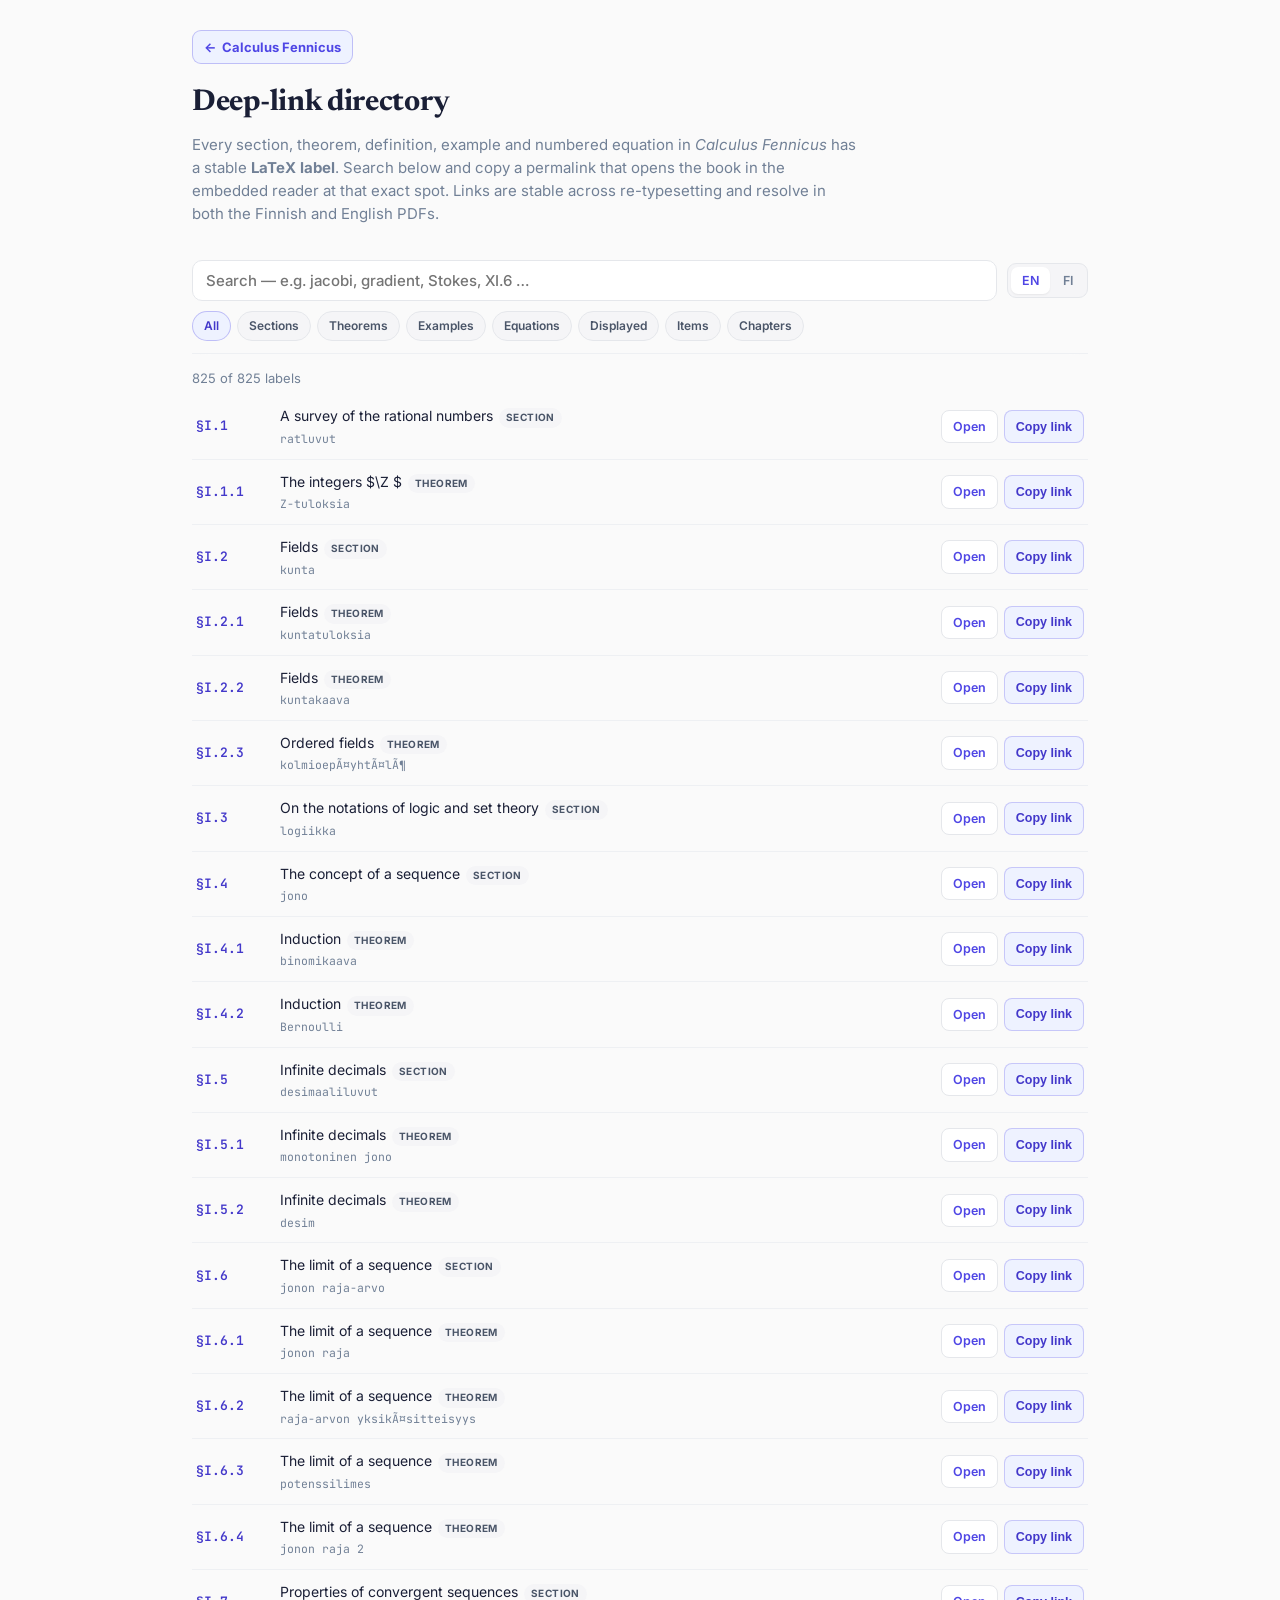
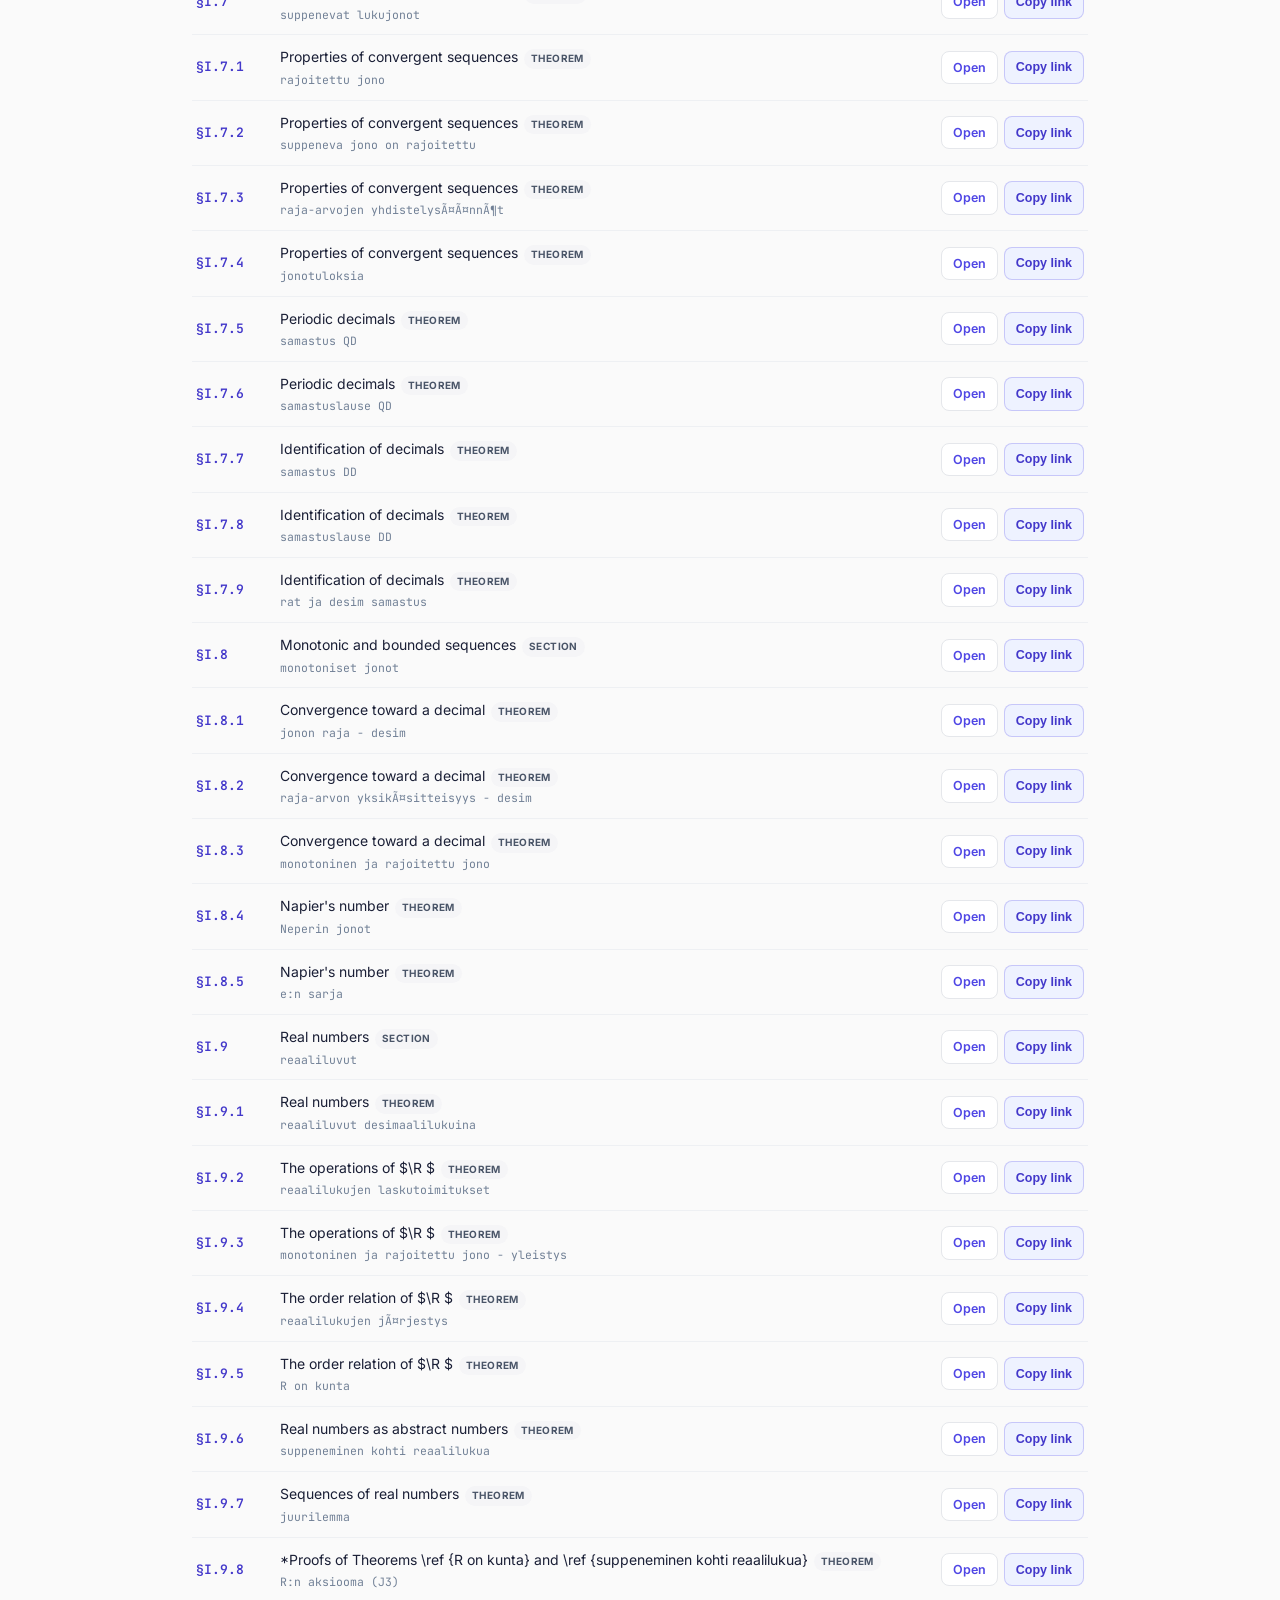
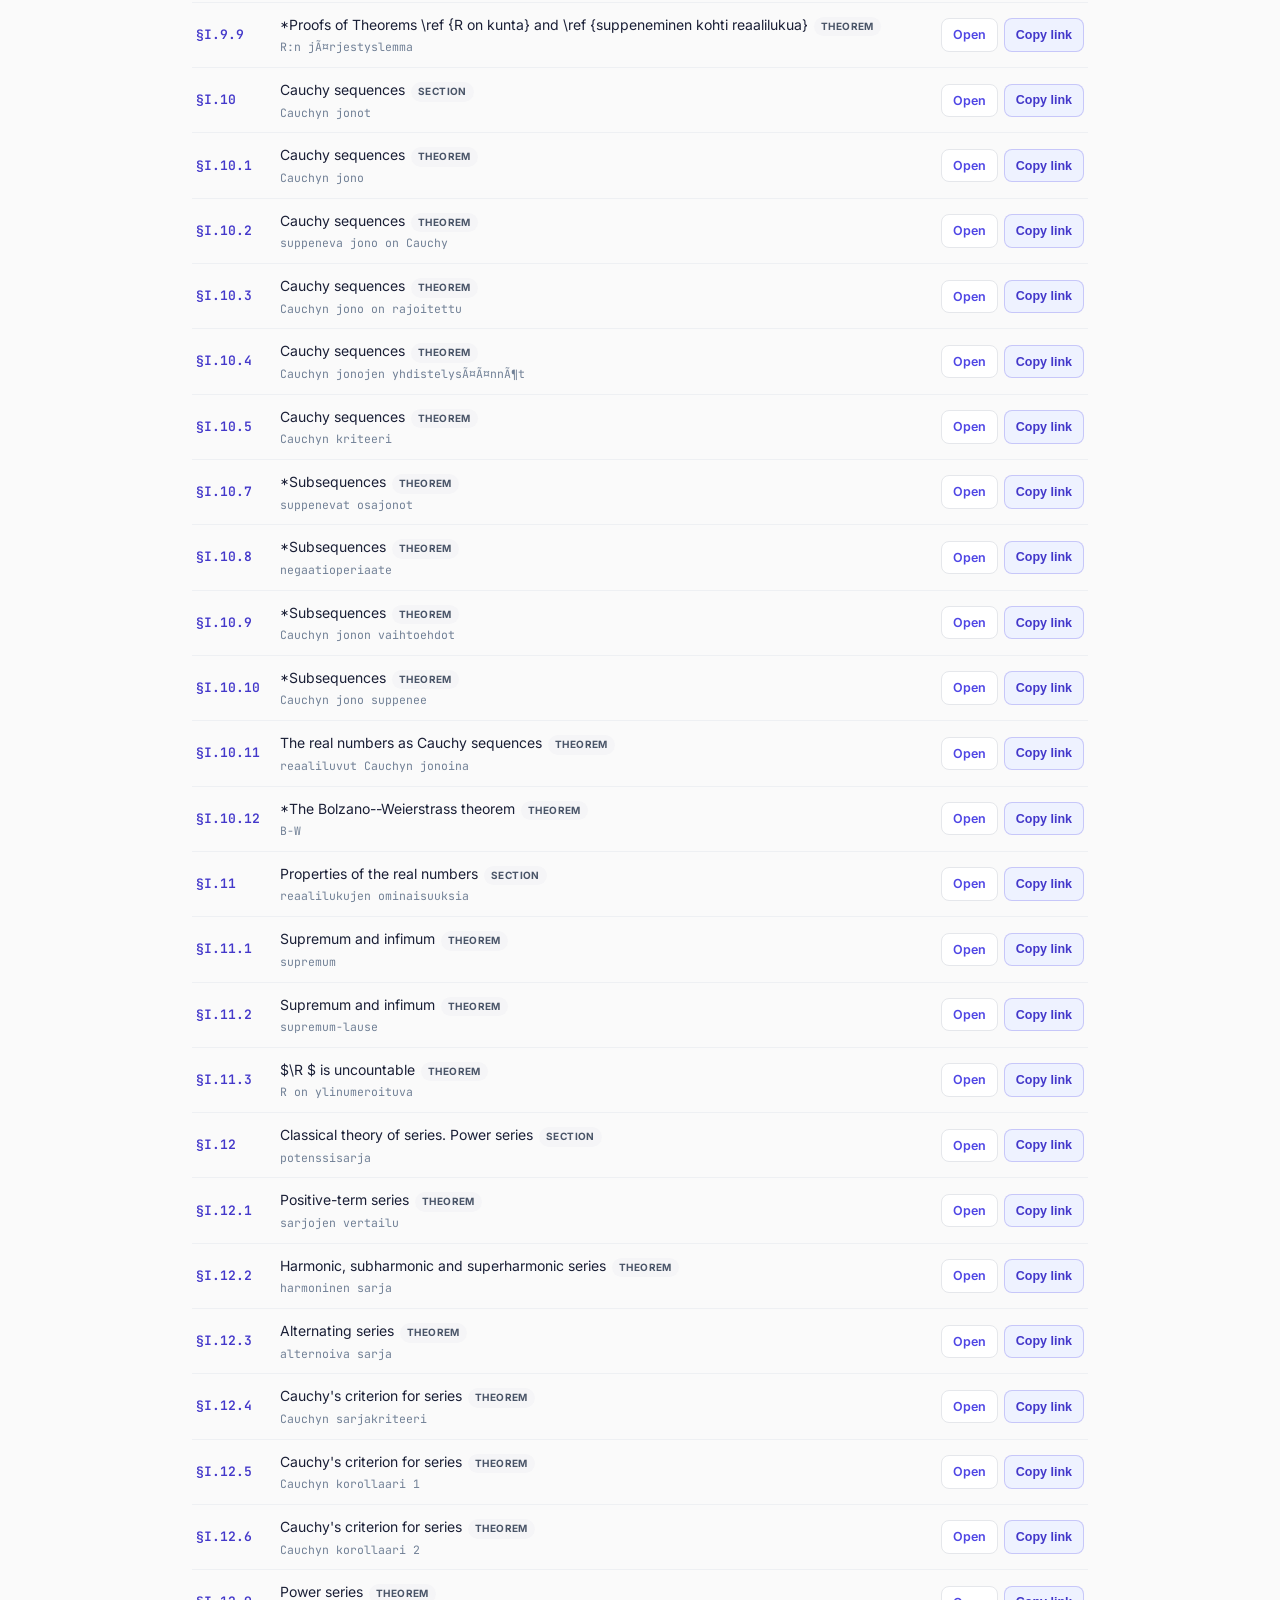
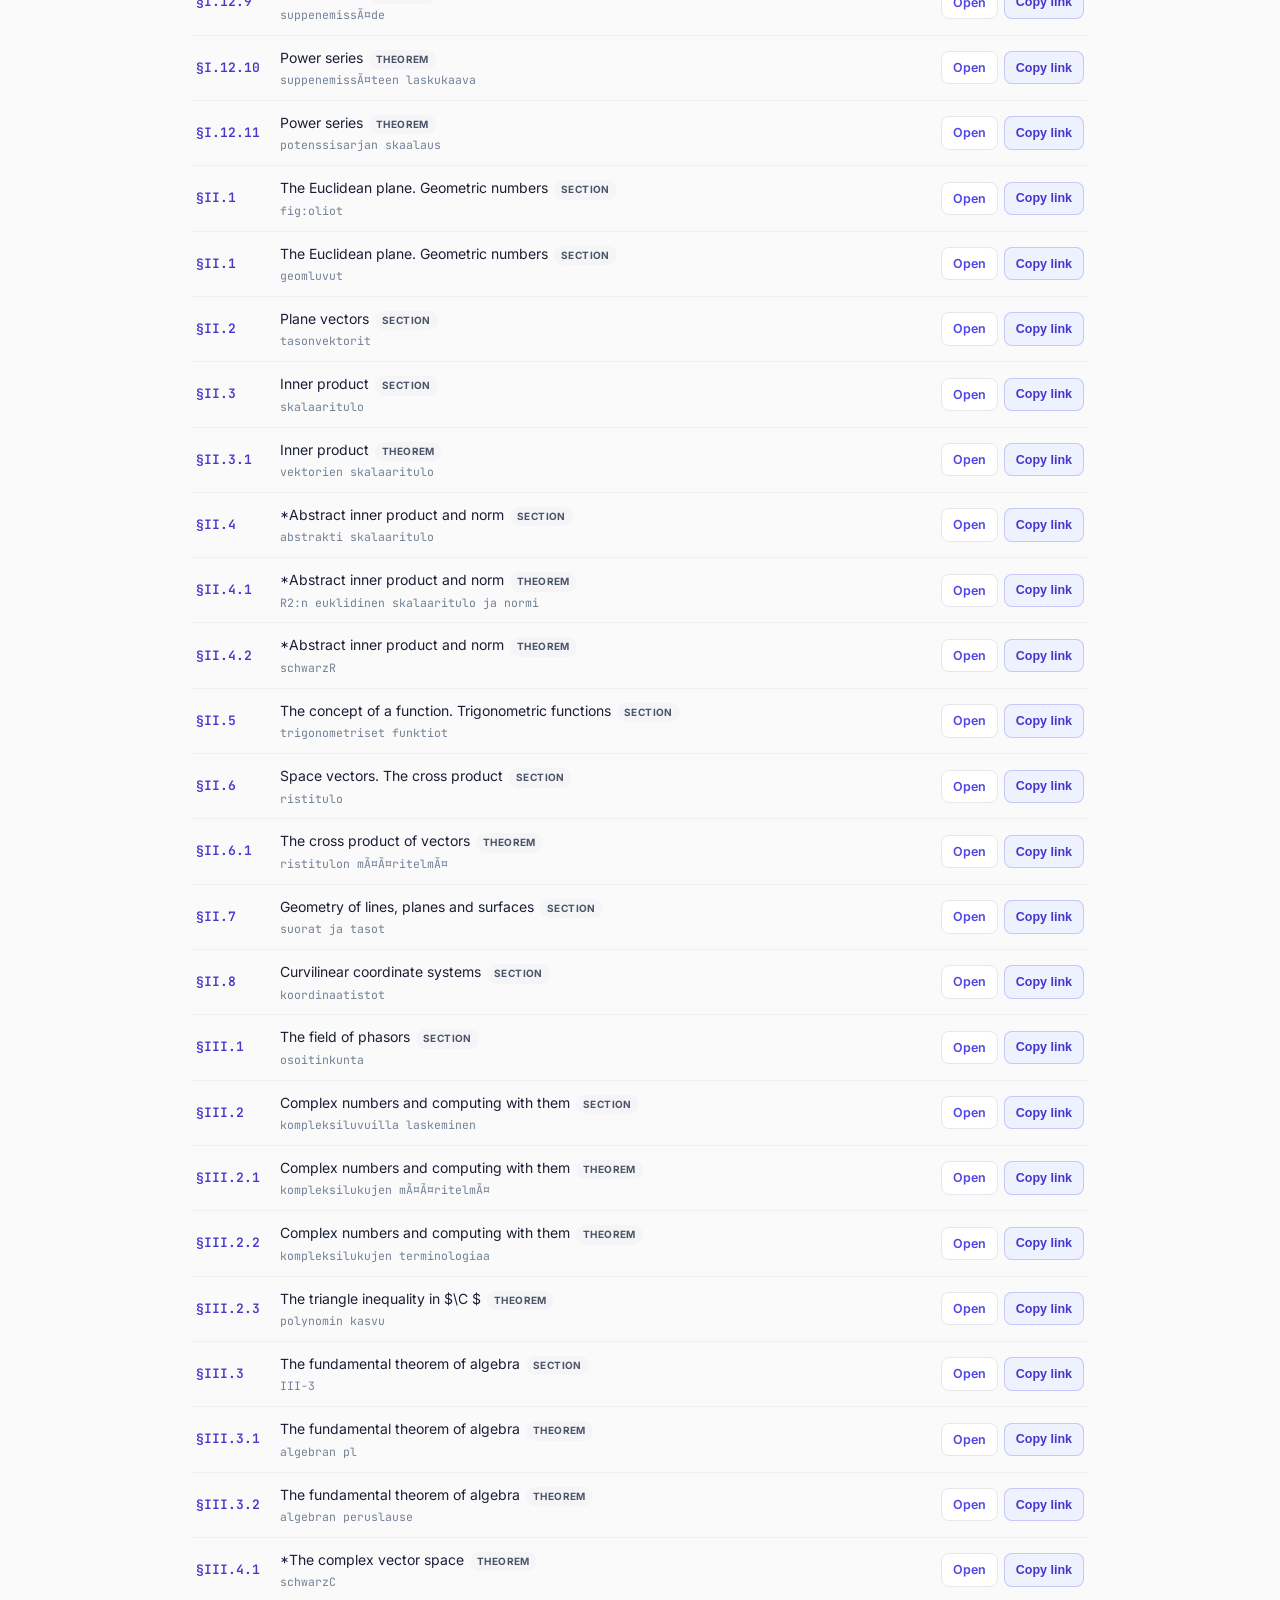
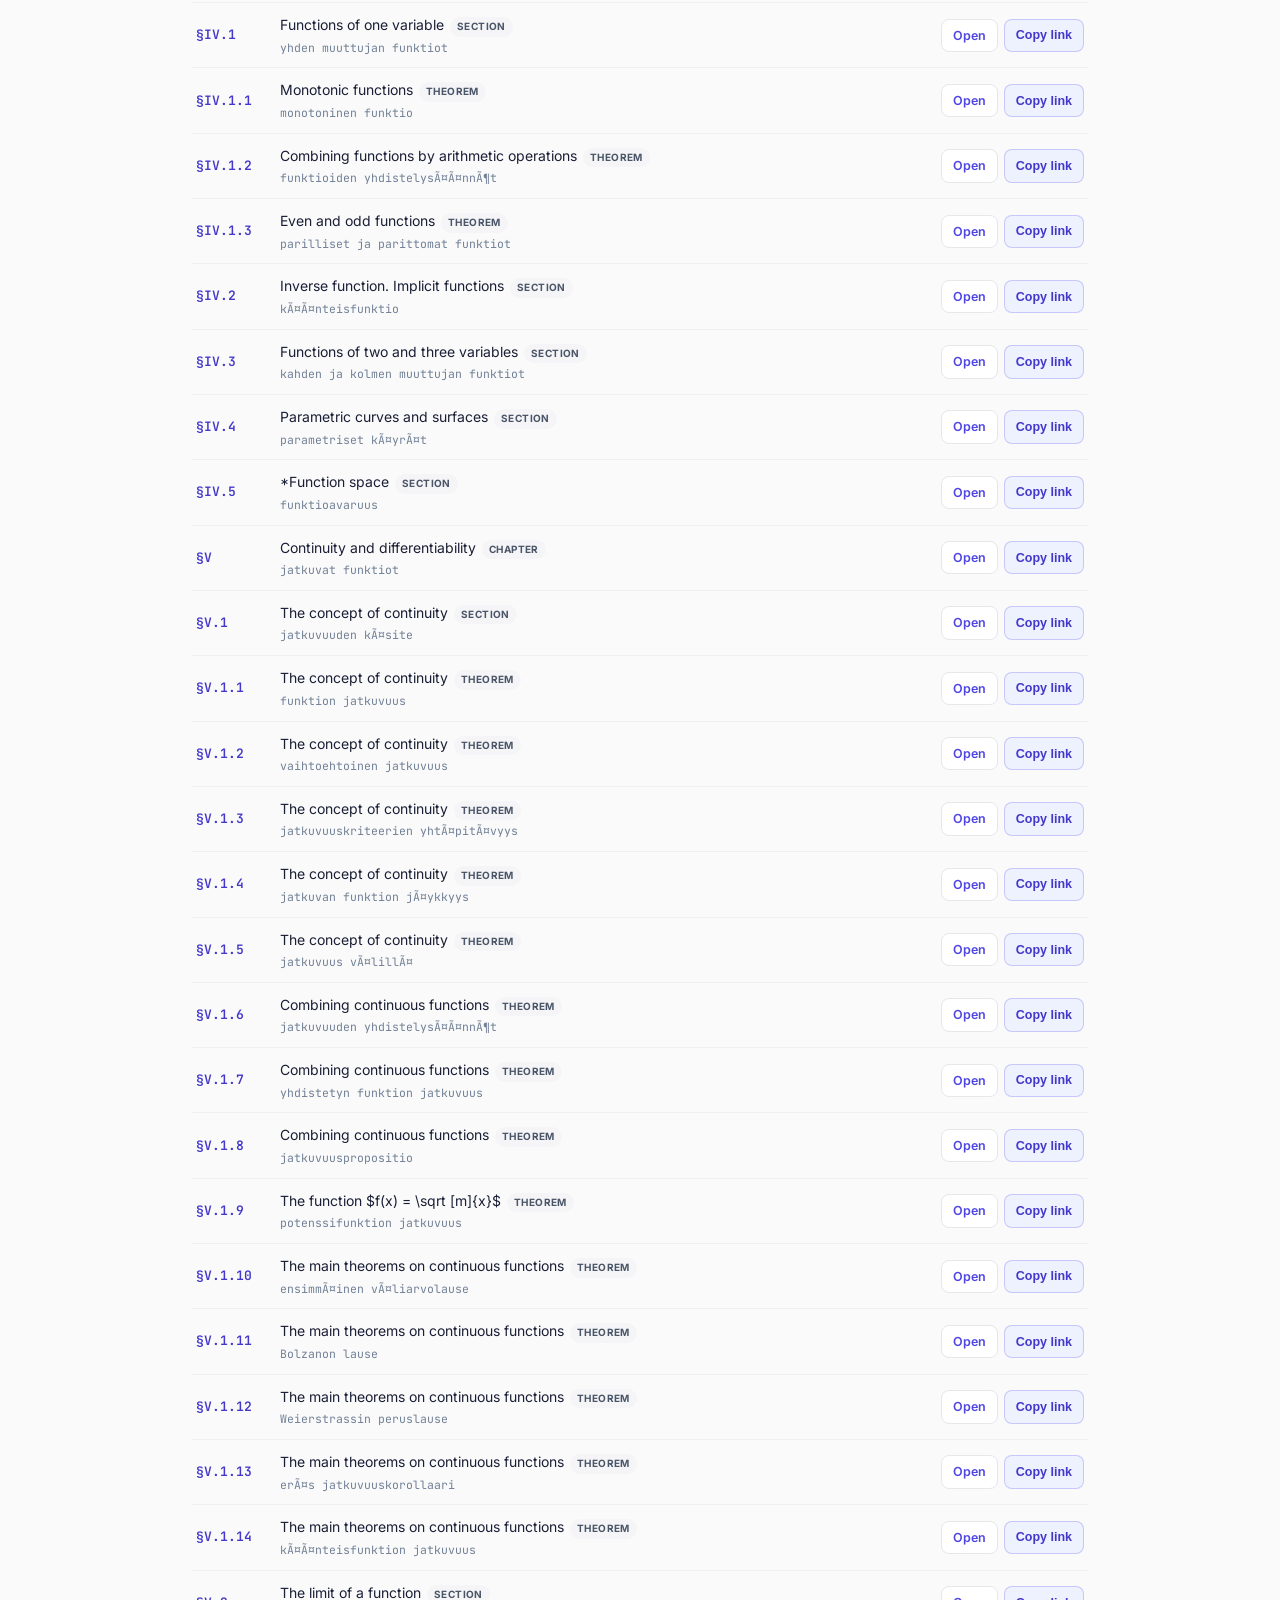
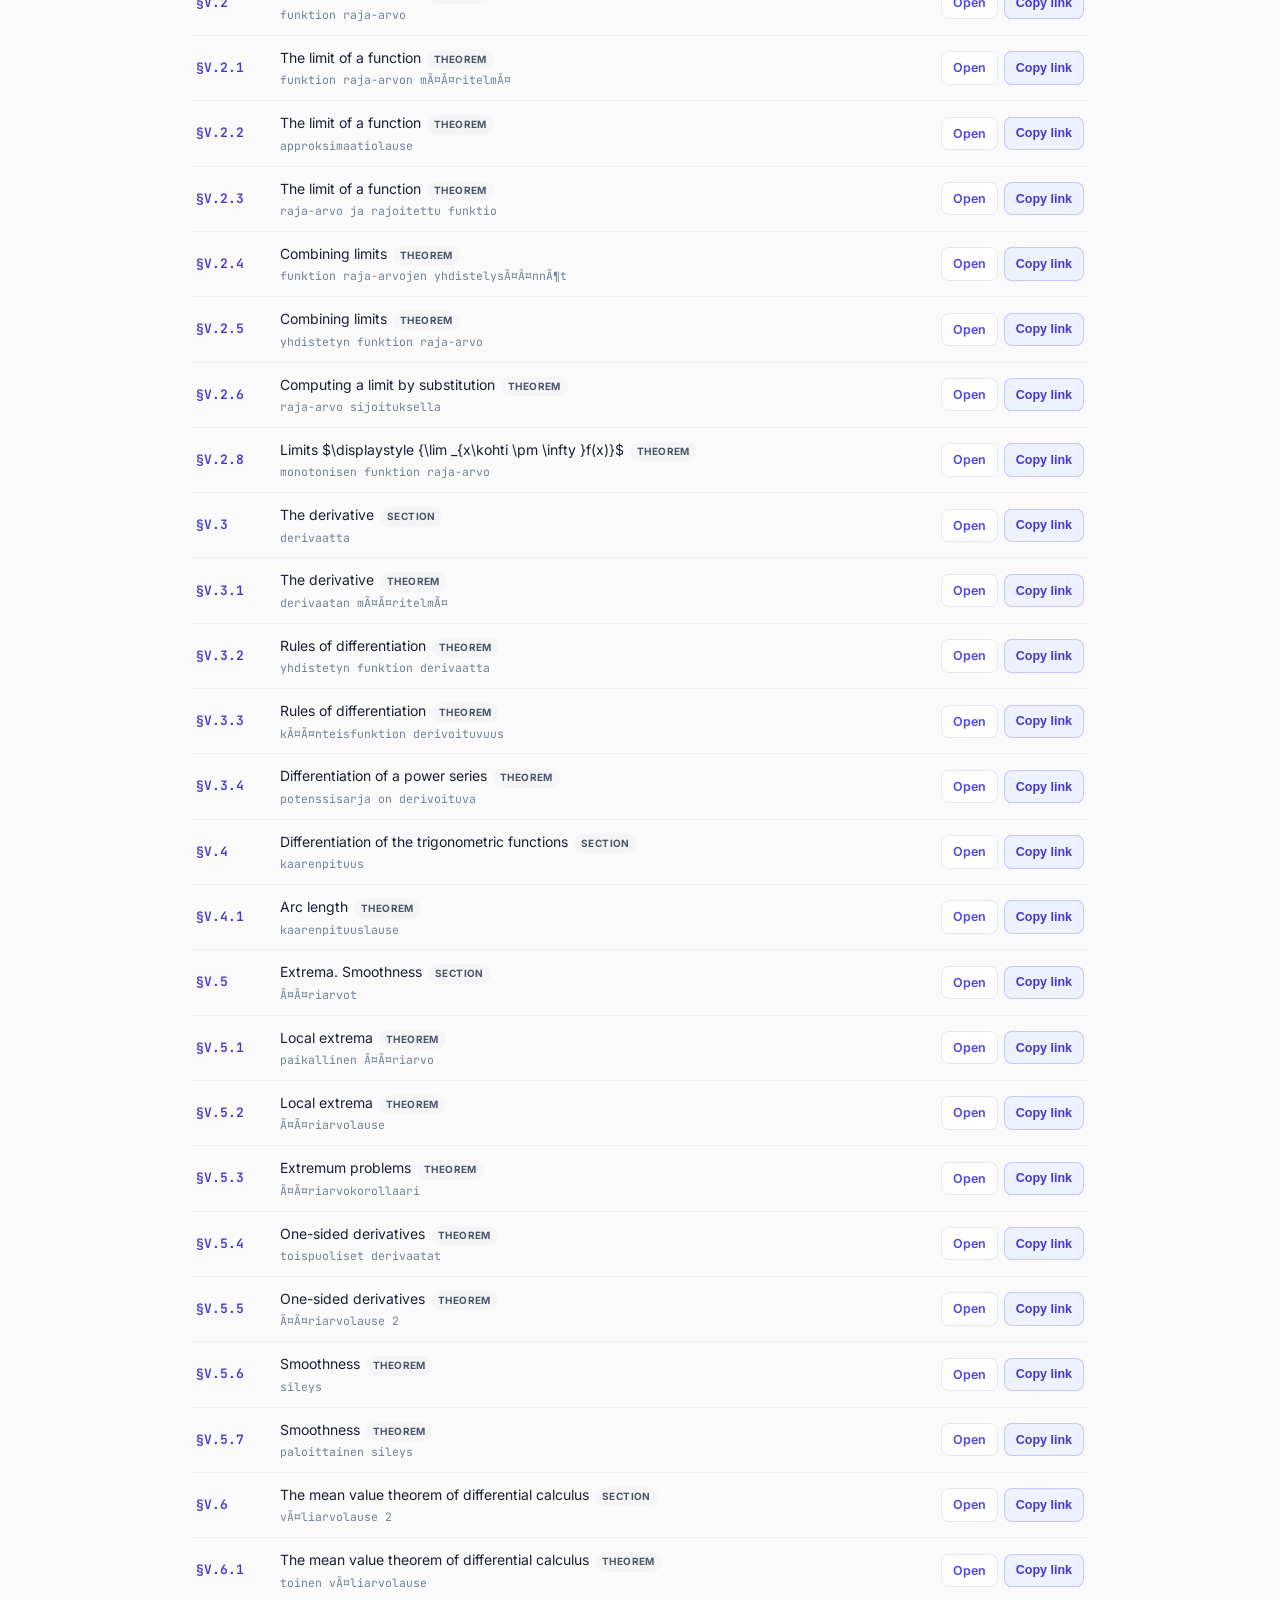
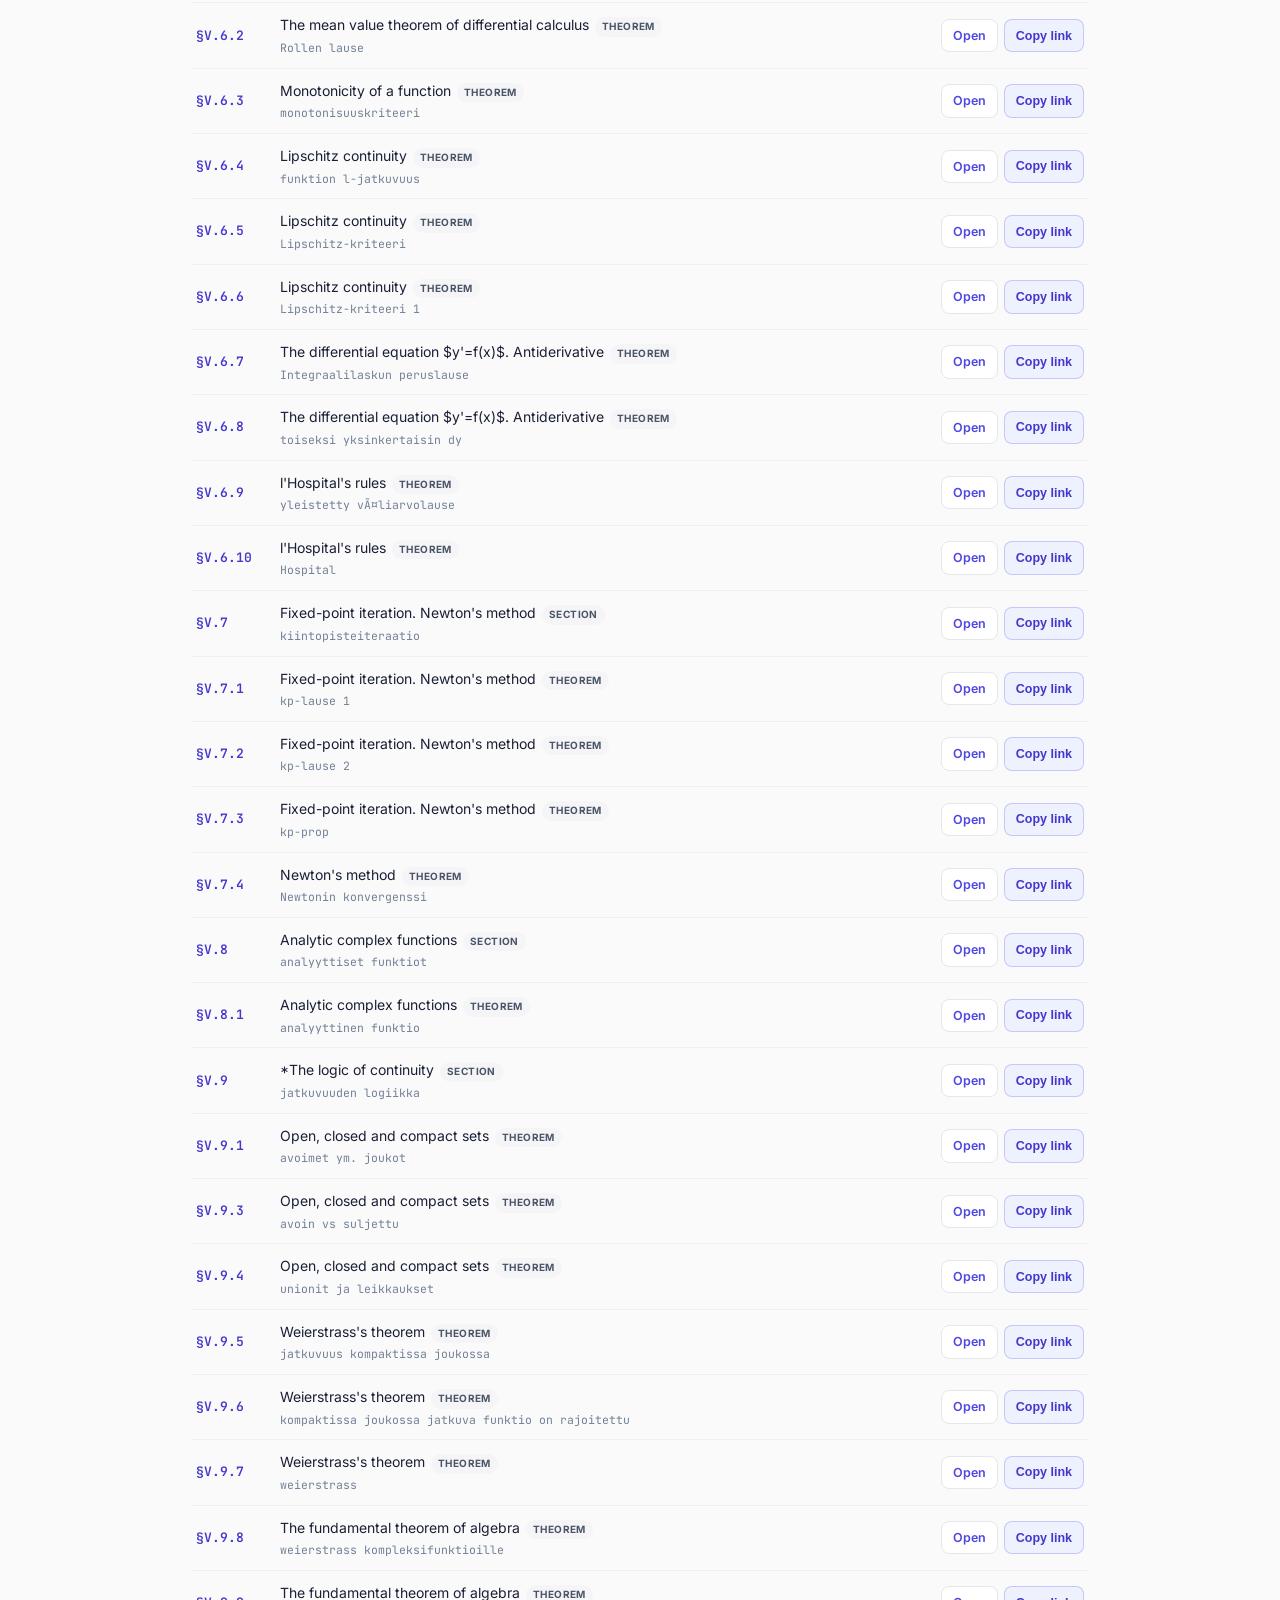
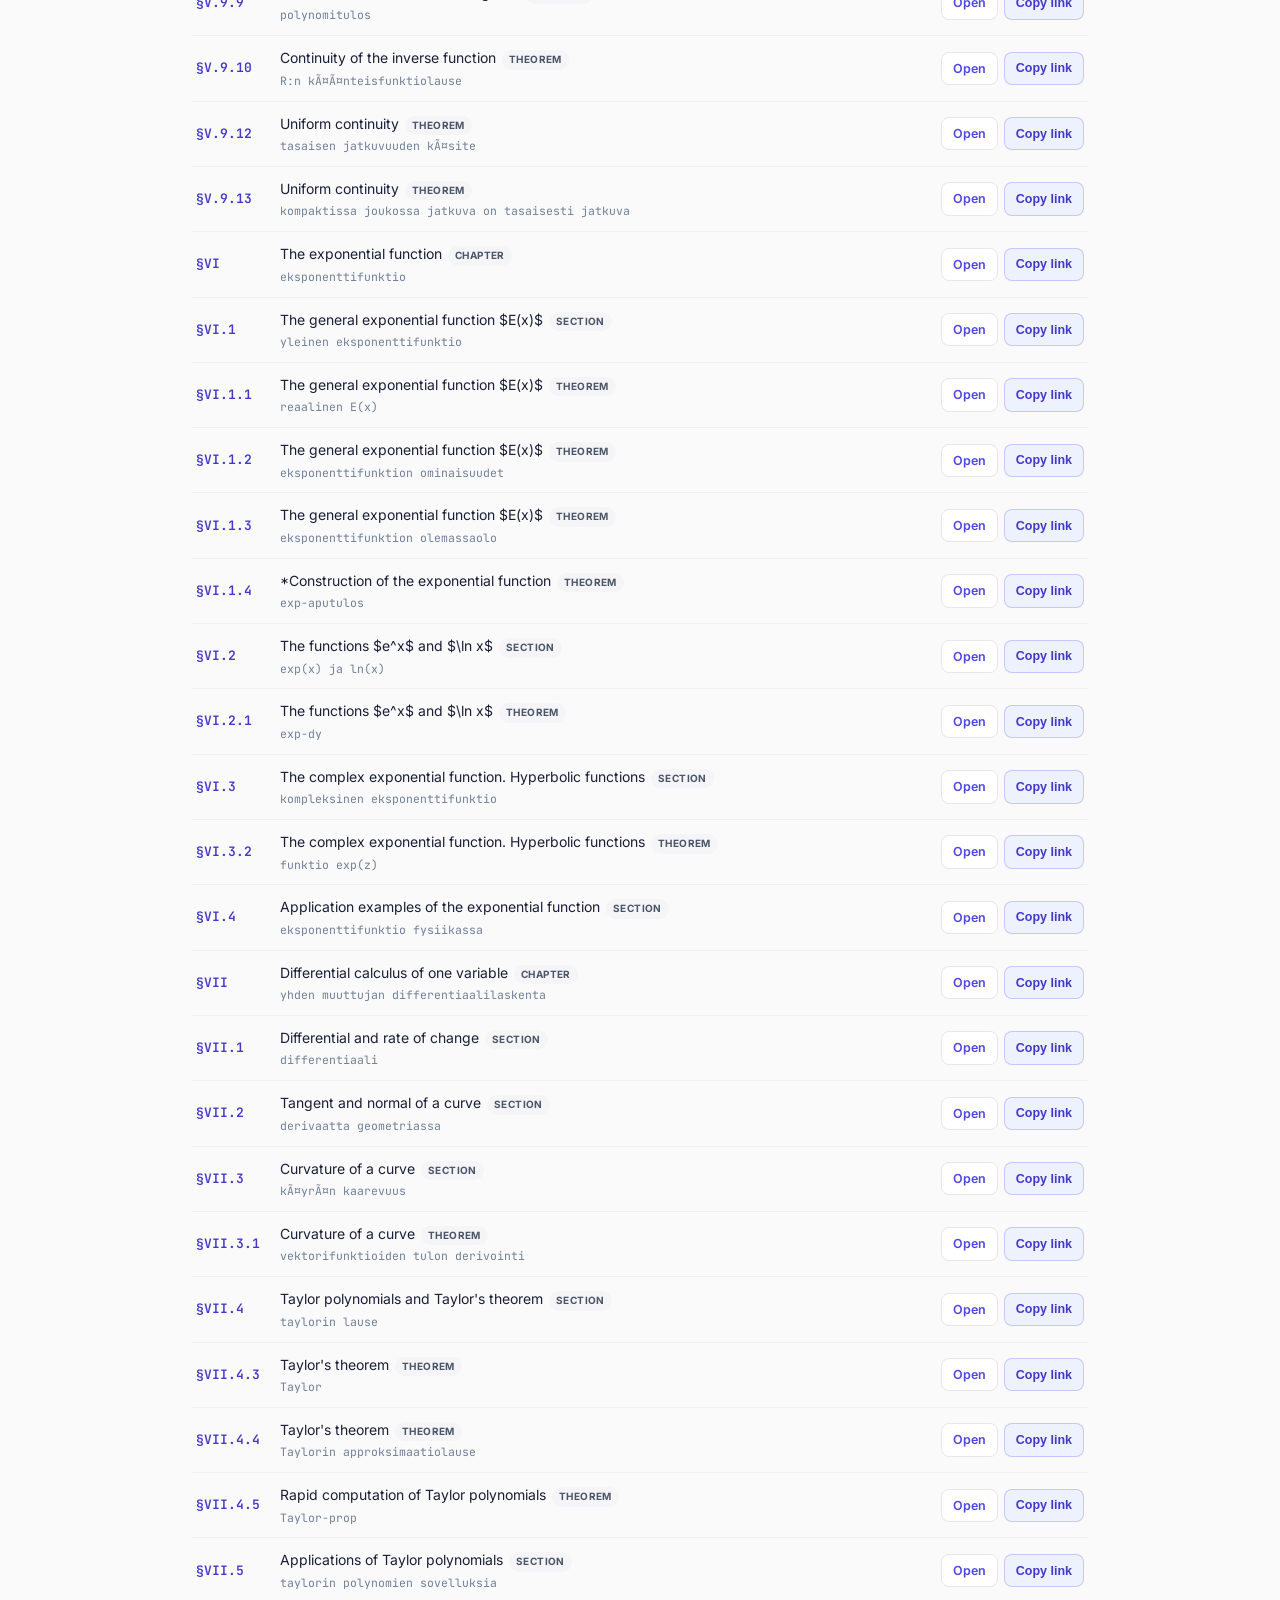
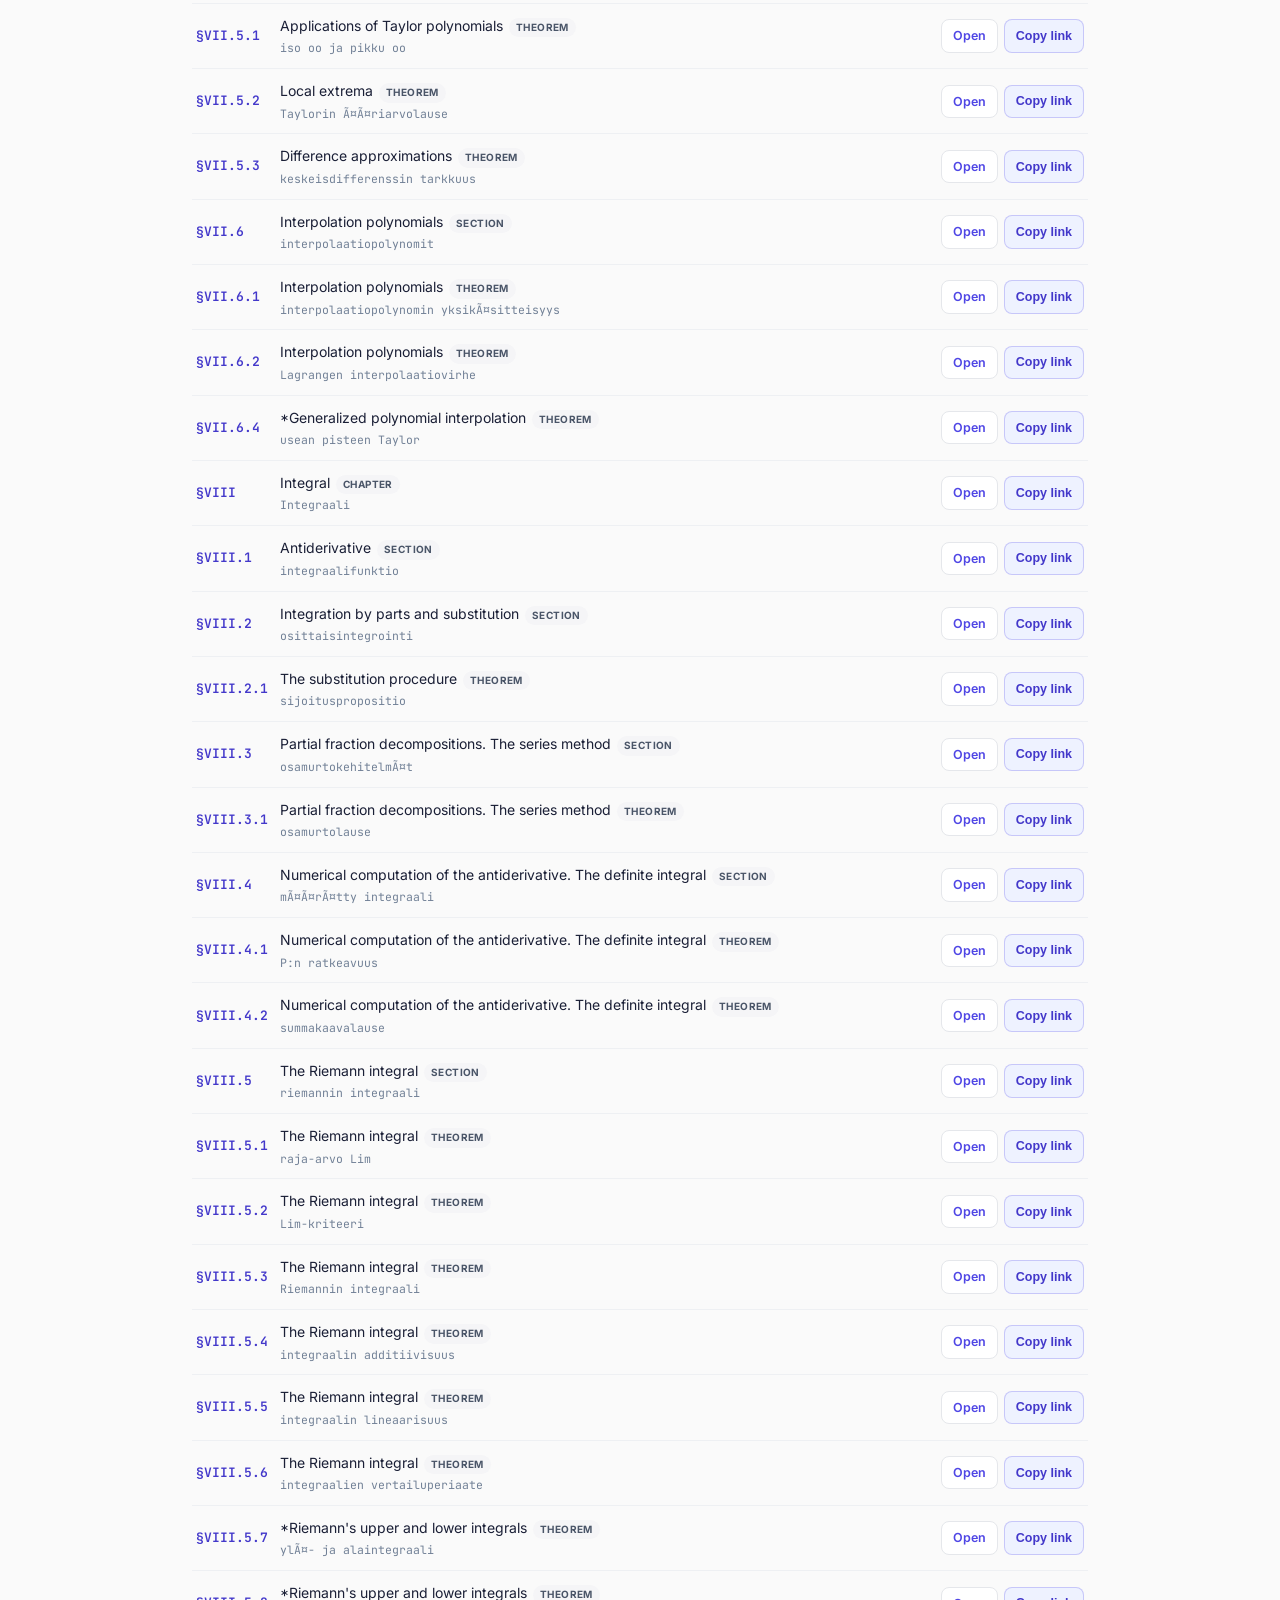
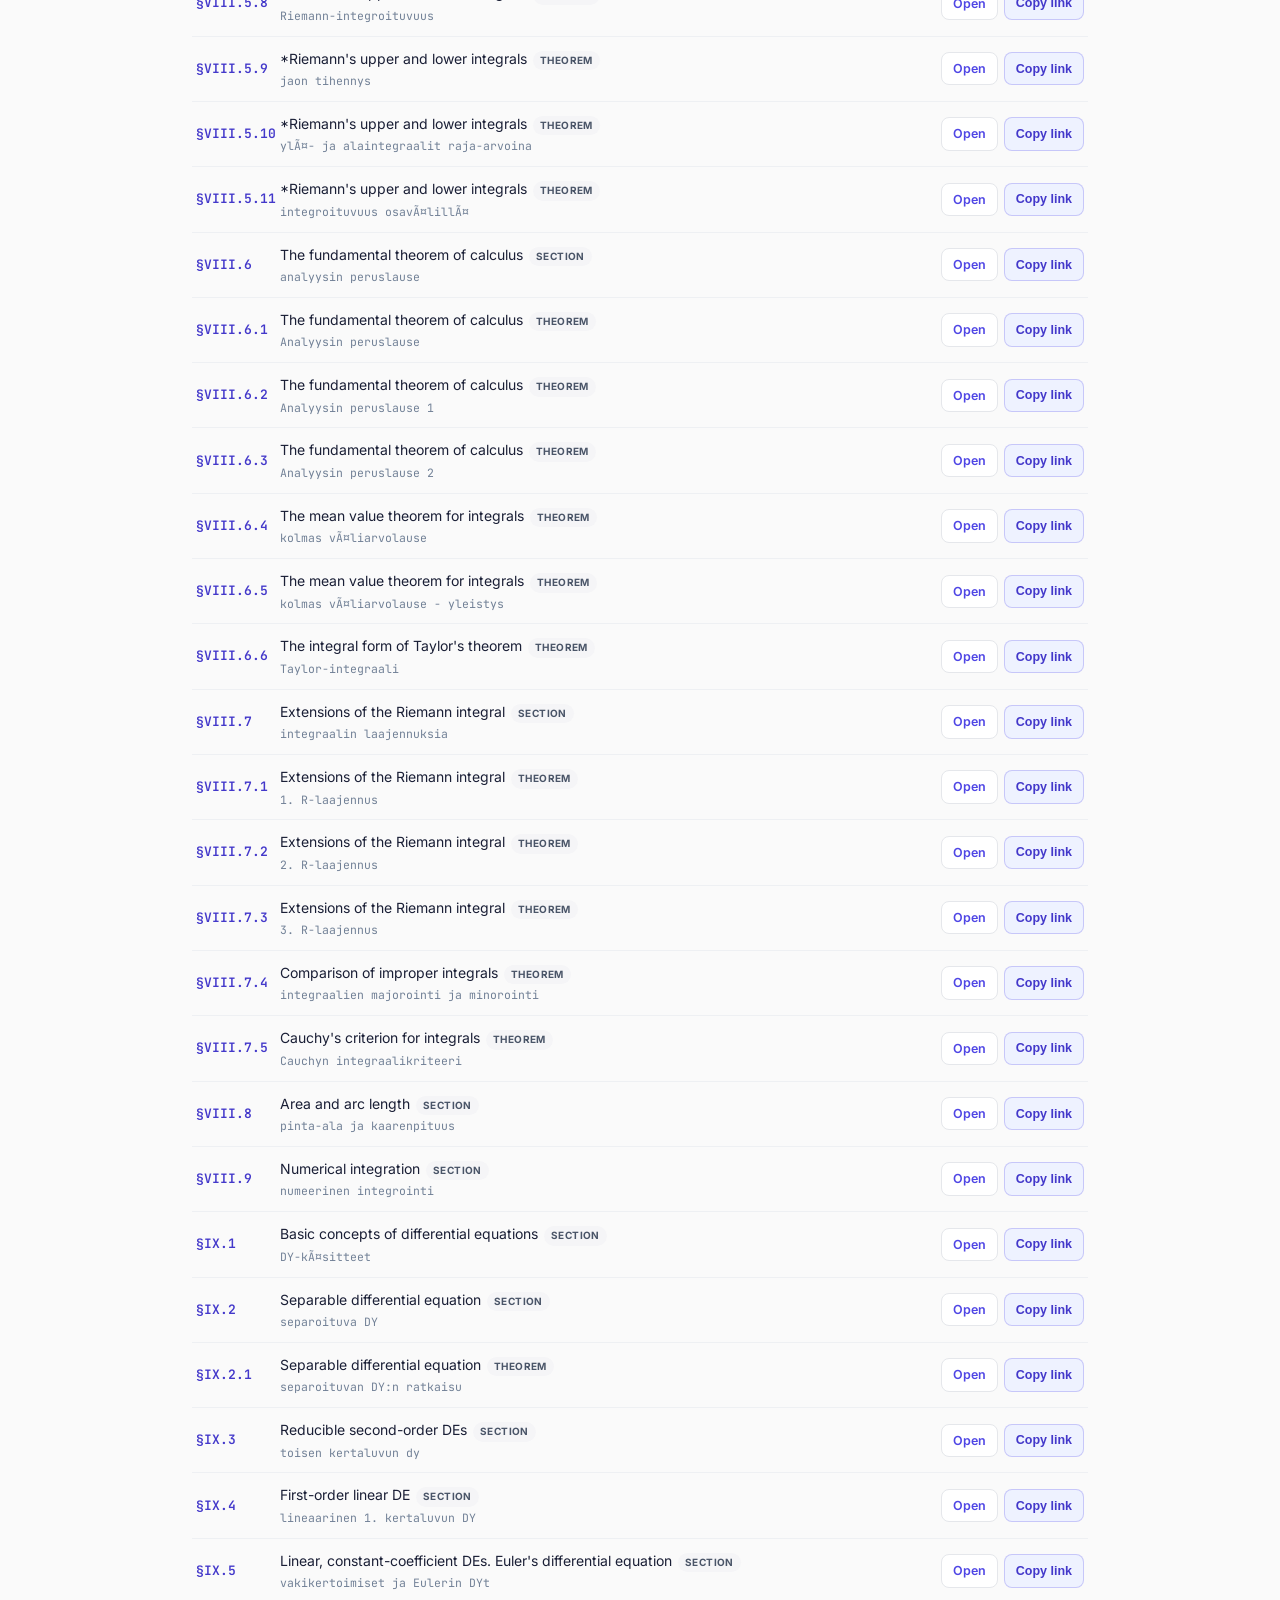
<file: links.html>
<!DOCTYPE html>
<html lang="en">
<head>
<meta charset="UTF-8">
<meta name="viewport" content="width=device-width, initial-scale=1">
<title>Calculus Fennicus — deep-link directory</title>
<meta name="description" content="Directory of stable deep links into Calculus Fennicus. Search any section, theorem, definition, example or equation by its LaTeX label and copy a permalink that opens the book at that exact spot (Finnish or English).">
<link rel="preconnect" href="https://fonts.googleapis.com"><link rel="preconnect" href="https://fonts.gstatic.com" crossorigin>
<link href="https://fonts.googleapis.com/css2?family=Inter:wght@400;500;600;700&family=Newsreader:wght@600;700&family=JetBrains+Mono:wght@400;500&display=swap" rel="stylesheet">
<style>
:root{--bg:#fafafa;--surface:#fff;--surface-2:#f5f5f7;--ink:#1a1f36;--soft:#4a5568;--muted:#718096;--border:#e5e7eb;--border-soft:#eef0f3;--accent:#4f46e5;--accent-strong:#4338ca;--accent-soft:#eef2ff;
 --display:"Newsreader",Georgia,serif;--body:"Inter",-apple-system,BlinkMacSystemFont,"Segoe UI",sans-serif;--mono:"JetBrains Mono",ui-monospace,Menlo,monospace}
@media(prefers-color-scheme:dark){:root{--bg:#0f1216;--surface:#171b21;--surface-2:#20262e;--ink:#e8ebef;--soft:#cbd5e1;--muted:#9aa3af;--border:#262c34;--border-soft:#20262e;--accent:#6d9bff;--accent-strong:#a5b4fc;--accent-soft:rgba(109,155,255,.14)}}
*{box-sizing:border-box}
body{margin:0;background:var(--bg);color:var(--ink);font-family:var(--body);font-size:15px;line-height:1.55}
a{color:var(--accent);text-decoration:none}
.wrap{max-width:940px;margin:0 auto;padding:30px 22px 80px}
.back{display:inline-flex;align-items:center;gap:6px;font-weight:700;font-size:13px;color:var(--accent);background:var(--accent-soft);border:1px solid color-mix(in srgb,var(--accent) 30%,transparent);border-radius:9px;padding:6px 11px}
h1{font-family:var(--display);font-size:30px;margin:16px 0 6px;letter-spacing:-.01em}
.lede{color:var(--muted);max-width:74ch;margin:0 0 22px}
.controls{position:sticky;top:0;background:color-mix(in srgb,var(--bg) 90%,transparent);backdrop-filter:blur(8px);padding:12px 0;border-bottom:1px solid var(--border-soft);z-index:5}
.row{display:flex;gap:10px;flex-wrap:wrap;align-items:center}
#q{flex:1 1 260px;min-width:200px;font:500 15px var(--body);border:1px solid var(--border);border-radius:10px;padding:10px 13px;background:var(--surface);color:var(--ink)}
.seg{display:inline-flex;background:var(--surface-2);border:1px solid var(--border);border-radius:9px;padding:3px;gap:2px}
.seg button{border:0;background:transparent;color:var(--muted);font:600 12.5px var(--body);padding:6px 11px;border-radius:7px;cursor:pointer}
.seg button.active{background:var(--surface);color:var(--accent);box-shadow:0 1px 2px rgba(0,0,0,.06)}
.chips{display:flex;gap:6px;flex-wrap:wrap;margin-top:10px}
.chip{font-size:12px;font-weight:600;color:var(--soft);background:var(--surface-2);border:1px solid var(--border);border-radius:20px;padding:5px 11px;cursor:pointer}
.chip.active{background:var(--accent-soft);color:var(--accent-strong);border-color:color-mix(in srgb,var(--accent) 30%,transparent)}
.count{color:var(--muted);font-size:13px;margin:14px 0 6px}
.item{display:grid;grid-template-columns:70px 1fr auto;gap:14px;align-items:center;padding:11px 4px;border-bottom:1px solid var(--border-soft)}
.ref{font-family:var(--mono);font-weight:600;font-size:13px;color:var(--accent-strong)}
.it-t{font-size:14px}
.it-k{font-size:11.5px;color:var(--muted);font-family:var(--mono);margin-top:2px}
.kind{display:inline-block;font-size:10px;font-weight:700;text-transform:uppercase;letter-spacing:.04em;color:var(--soft);background:var(--surface-2);border-radius:20px;padding:2px 7px;margin-left:6px}
.acts{display:flex;gap:6px;white-space:nowrap}
.acts a,.acts button{font-size:12.5px;font-weight:600;border-radius:8px;padding:6px 11px;cursor:pointer;border:1px solid var(--border)}
.acts .open{color:var(--accent);background:var(--surface)}
.acts .copy{color:var(--accent-strong);background:var(--accent-soft);border-color:color-mix(in srgb,var(--accent) 25%,transparent)}
.toast{position:fixed;bottom:22px;left:50%;transform:translateX(-50%) translateY(20px);background:var(--ink);color:var(--bg);font-size:13px;font-weight:600;padding:9px 16px;border-radius:20px;opacity:0;transition:.25s;z-index:9}
.toast.show{opacity:1;transform:translateX(-50%)}
@media(max-width:640px){.item{grid-template-columns:1fr;gap:6px}.acts{margin-top:4px}}
</style>
</head>
<body>
<div class="wrap">
  <a class="back" href="index.html"><span>←</span> Calculus Fennicus</a>
  <h1>Deep-link directory</h1>
  <p class="lede">Every section, theorem, definition, example and numbered equation in <em>Calculus Fennicus</em> has a stable
  <strong>LaTeX label</strong>. Search below and copy a permalink that opens the book in the embedded reader at that exact spot.
  Links are stable across re-typesetting and resolve in both the Finnish and English PDFs.</p>

  <div class="controls">
    <div class="row">
      <input id="q" type="search" placeholder="Search — e.g. jacobi, gradient, Stokes, XI.6 …" autocomplete="off">
      <div class="seg" title="Which PDF the copied links open">
        <button id="d-en" class="active" onclick="setDoc('en')">EN</button>
        <button id="d-fi" onclick="setDoc('fi')">FI</button>
      </div>
    </div>
    <div class="chips" id="chips"></div>
  </div>
  <div class="count" id="count"></div>
  <div id="list"></div>
</div>
<div class="toast" id="toast"></div>

<script type="module">
const KINDS = [['all','All'],['section','Sections'],['theorem','Theorems'],['example','Examples'],['equation','Equations'],['display','Displayed'],['item','Items'],['chapter','Chapters']];
let LABELS = {}, entries = [], doc = 'en', kind = 'all';
const $ = (s) => document.querySelector(s);

function slug(k){ return encodeURIComponent(k); }
function viewerUrl(key){ return `viewer.html#doc=${doc}&label=${slug(key)}`; }
function absUrl(key){ return new URL(viewerUrl(key), location.href).href; }
function toast(m){ const t=$('#toast'); t.textContent=m; t.classList.add('show'); setTimeout(()=>t.classList.remove('show'),1500); }

function refKey(r){ // sortable key from a ref like "XI.6.1"
  const rom={I:1,II:2,III:3,IV:4,V:5,VI:6,VII:7,VIII:8,IX:9,X:10,XI:11,XII:12,XIII:13,XIV:14};
  const parts=(r||'').split('.'); const c=rom[parts[0]]||99;
  const rest=parts.slice(1).map(x=>('0000'+ (parseInt(x,10)||0)).slice(-4)).join('.');
  return (''+('0'+c).slice(-2))+'.'+rest;
}
function render(){
  const q=$('#q').value.trim().toLowerCase();
  let list=entries.filter(e=>{
    if(kind!=='all' && e.kind!==kind) return false;
    if(!q) return true;
    return (e.key.toLowerCase().includes(q) || (e.title||'').toLowerCase().includes(q) || (e.ref||'').toLowerCase().includes(q));
  });
  $('#count').textContent = `${list.length} of ${entries.length} labels`;
  const html = list.slice(0,600).map(e=>`
    <div class="item">
      <div class="ref">§${e.ref||''}</div>
      <div><div class="it-t">${e.title||'<span style="color:var(--muted)">('+e.kind+')</span>'}<span class="kind">${e.kind}</span></div>
        <div class="it-k">${e.key}</div></div>
      <div class="acts">
        <a class="open" href="${viewerUrl(e.key)}" target="_blank" rel="noopener">Open</a>
        <button class="copy" data-key="${encodeURIComponent(e.key)}">Copy link</button>
      </div>
    </div>`).join('');
  $('#list').innerHTML = html + (list.length>600?'<div class="count">Showing first 600 — refine your search.</div>':'');
  $('#list').querySelectorAll('.copy').forEach(b=>b.onclick=()=>{
    const key=decodeURIComponent(b.dataset.key);
    navigator.clipboard?.writeText(absUrl(key)).then(()=>toast('Link copied — '+doc.toUpperCase()),()=>toast('Copy failed'));
  });
}
window.setDoc=(d)=>{ doc=d; $('#d-en').classList.toggle('active',d==='en'); $('#d-fi').classList.toggle('active',d==='fi'); render(); };
function buildChips(){
  $('#chips').innerHTML = KINDS.map(([k,l])=>`<span class="chip${k==='all'?' active':''}" data-k="${k}">${l}</span>`).join('');
  $('#chips').querySelectorAll('.chip').forEach(c=>c.onclick=()=>{ kind=c.dataset.k; $('#chips').querySelectorAll('.chip').forEach(x=>x.classList.toggle('active',x===c)); render(); });
}
(async function(){
  try{ LABELS = await (await fetch('labels-en.json')).json(); }
  catch(e){ $('#list').innerHTML='<div class="count">Could not load labels-en.json. Generate it with <code>node tools/gen-labels.mjs en site/labels-en.json</code>.</div>'; return; }
  entries = Object.keys(LABELS).map(k=>({key:k,...LABELS[k]}))
    .filter(e=>e.kind!=='other')
    .sort((a,b)=> refKey(a.ref)<refKey(b.ref)?-1: refKey(a.ref)>refKey(b.ref)?1: a.key.localeCompare(b.key));
  buildChips();
  $('#q').addEventListener('input', render);
  render();
})();
</script>
<script>window.__MYPA_SITE__="calculus-fennicus";window.__MYPA_ENDPOINT__="https://mypa.longshoreforrest.workers.dev/collect";window.__MYPA_PAGE__="links";</script>
<script>
/*!
 * MyPublicAnalytics beacon — selainpuolen snippet.
 *
 * Lähetys:
 *   - 'pageview' automaattisesti sivun latautuessa
 *   - Custom-eventit: window.mypa.send('section_view', { section: 'experience' })
 *
 * Sivukohtainen perus-extra (valinnainen, aseta ennen latausta):
 *   window.__MYPA_EXTRA__ = { assignment: '0018' };   // liitetään joka eventtiin
 *
 * HUOM: lähetettävä `path` on pathname + search — location.hash EI koskaan
 * kulje mukana. Salatut sivut (MyAssistant) pitävät purkuavaimen juuri
 * #-osassa, joten avain ei päädy analytiikkaan.
 *
 * Käyttää navigator.sendBeacon() (eloonjäänti sivu-vaihdoksen yli) ja
 * fetch keepalive:n fallbackia.
 *
 * Self-tagging (oman vierailusi erottelu):
 *   Käy kerran sivulla URL:lla ?_mypa_self=1 → localStorageen tallentuu lippu,
 *   ja kaikki tulevat eventit lähetetään {self:true}. Pois: ?_mypa_self=0.
 */
(function () {
  if (typeof window === "undefined") return;
  if (window.mypa && window.mypa.__initialized) return;

  var SITE = window.__MYPA_SITE__ || "unknown";
  var ENDPOINT = window.__MYPA_ENDPOINT__ || "";
  var AUTO_EVENT = window.__MYPA_AUTO_EVENT__ || "pageview";

  if (!ENDPOINT) return;

  // Perus-extra, joka liitetään JOKAISEEN tämän sivun eventtiin. Julkaisija
  // asettaa tämän ennen beaconin latausta, esim. MyAssistantin salattu
  // raportti: window.__MYPA_EXTRA__ = { assignment: '0018', doc: 0 }.
  // Näin sivukohtainen identiteetti kulkee mukana ilman että polkuun tai
  // otsikkoon tarvitsee laittaa mitään sisällöstä kertovaa.
  var BASE_EXTRA = null;
  try {
    var be = window.__MYPA_EXTRA__;
    if (be && typeof be === "object") BASE_EXTRA = be;
  } catch (e) {}

  // Self-marker: URL-parametri tai localStorage-lippu.
  var SELF = false;
  try {
    var sp = new URLSearchParams(window.location.search);
    if (sp.get("_mypa_self") === "1") {
      try { localStorage.setItem("mypa_self", "1"); } catch (e) {}
    } else if (sp.get("_mypa_self") === "0") {
      try { localStorage.removeItem("mypa_self"); } catch (e) {}
    }
    try { SELF = localStorage.getItem("mypa_self") === "1"; } catch (e) {}
  } catch (e) {}

  function utm() {
    try {
      var p = new URLSearchParams(window.location.search);
      return {
        source: p.get("utm_source") || null,
        medium: p.get("utm_medium") || null,
        campaign: p.get("utm_campaign") || null,
      };
    } catch (e) {
      return { source: null, medium: null, campaign: null };
    }
  }

  // Käyttäjäidentiteetti (esim. Google Sign-In) jaetusta localStoragesta.
  // Kirjoitettu muotoon { email, name, sub, idToken, t }. Worker varmentaa
  // idTokenin RS256/JWKS:llä; user-kenttä on varauloskäynti (varmentamaton).
  var IDENTITY_KEY = window.__MYPA_IDENTITY_KEY__ || "unitas:identity";
  function identity() {
    try {
      var raw = localStorage.getItem(IDENTITY_KEY);
      if (!raw) return null;
      var o = JSON.parse(raw);
      if (!o || !o.email) return null;
      return o;
    } catch (e) {
      return null;
    }
  }

  // Korkean entropian UA Client Hints (tarkka laitemalli). Vain Chromium.
  // navigator.userAgentData.getHighEntropyValues on asynkroninen, joten
  // populoimme tämän kertaalleen ja liitämme sen kaikkiin lähetettäviin
  // eventteihin. resolveHighEntropy() kutsuu callbackin joka tapauksessa —
  // myös silloin kun rajapintaa ei ole tai se hylkää — jottei pageview jää
  // lähettämättä.
  var UACH = null;
  function resolveHighEntropy(cb) {
    try {
      var uad = navigator.userAgentData;
      if (uad && typeof uad.getHighEntropyValues === "function") {
        uad
          .getHighEntropyValues([
            "model",
            "platformVersion",
            "architecture",
            "bitness",
            "uaFullVersion",
          ])
          .then(function (he) {
            UACH = {
              model: he.model || null,
              platform_version: he.platformVersion || null,
              arch: he.architecture || null,
              bitness: he.bitness || null,
              full_version: he.uaFullVersion || null,
            };
          })
          .catch(function () {})
          .then(function () { cb(); });
        return;
      }
    } catch (e) {}
    cb();
  }

  function clientContext() {
    var ctx = {};
    try {
      ctx.screen_w = window.screen && screen.width || null;
      ctx.screen_h = window.screen && screen.height || null;
      ctx.viewport_w = window.innerWidth || null;
      ctx.viewport_h = window.innerHeight || null;
      ctx.dpr = window.devicePixelRatio || null;
      ctx.language = (navigator.language || "").slice(0, 16);
      ctx.languages = Array.isArray(navigator.languages)
        ? navigator.languages.slice(0, 4).join(",")
        : null;
      ctx.color_scheme =
        (window.matchMedia && matchMedia("(prefers-color-scheme: dark)").matches)
          ? "dark" : "light";
      ctx.tz =
        (Intl && Intl.DateTimeFormat &&
         new Intl.DateTimeFormat().resolvedOptions().timeZone) || null;
      ctx.tz_offset = -new Date().getTimezoneOffset();
      var c = navigator.connection || navigator.mozConnection || navigator.webkitConnection;
      if (c) {
        ctx.net_type = c.effectiveType || null;
        ctx.net_downlink = c.downlink || null;
        ctx.net_rtt = c.rtt || null;
        ctx.net_save_data = !!c.saveData;
      }
      ctx.touch = ("ontouchstart" in window) || (navigator.maxTouchPoints > 0);
      ctx.hardware_concurrency = navigator.hardwareConcurrency || null;
      ctx.device_memory = navigator.deviceMemory || null;
    } catch (e) {}
    return ctx;
  }

  function send(event, extra) {
    try {
      // Liitä client-konteksti pageview-eventtiin (kerran per session).
      var ev = event || "pageview";
      var enriched = Object.assign({}, BASE_EXTRA || {}, extra || {});
      if (ev === "pageview" || ev === "login_pageview") {
        Object.assign(enriched, clientContext());
      }
      var id = identity();
      var body = JSON.stringify({
        site: SITE,
        path: window.location.pathname + window.location.search,
        event: ev,
        referrer: document.referrer || "",
        utm: utm(),
        extra: Object.keys(enriched).length ? enriched : null,
        ch: UACH || undefined,
        self: SELF || undefined,
        user: id ? { email: id.email, name: id.name, sub: id.sub } : undefined,
        idToken: id && id.idToken ? id.idToken : undefined,
      });
      if (
        navigator.sendBeacon &&
        navigator.sendBeacon(
          ENDPOINT,
          new Blob([body], { type: "text/plain;charset=UTF-8" }),
        )
      ) {
        return;
      }
      fetch(ENDPOINT, {
        method: "POST",
        headers: { "content-type": "text/plain;charset=UTF-8" },
        body: body,
        keepalive: true,
        mode: "cors",
        credentials: "omit",
      }).catch(function () {});
    } catch (e) {}
  }

  function autoSend() {
    // Odota korkean entropian client hintit ennen ensimmäistä lähetystä, jotta
    // laitemalli ehtii mukaan. UACH jää talteen myös custom-eventtejä varten.
    resolveHighEntropy(function () { send(AUTO_EVENT); });
  }

  if (document.readyState === "complete" || document.readyState === "interactive") {
    autoSend();
  } else {
    document.addEventListener("DOMContentLoaded", autoSend);
  }

  window.mypa = { send: send, __initialized: true, __self: SELF };
})();

</script>
<script>
/*!
 * MyPublicAnalytics auto-instrument — generic behavioral tracking companion.
 *
 * Load this AFTER beacon/analytics.js. The beacon sends the automatic
 * 'pageview'; this adds the richer behavioral events the dashboard already
 * understands, WITHOUT any site-specific code:
 *
 *   - section_view   once per `section[id]` (or [data-section]) scrolled into view
 *   - nav_jump       clicks on same-origin page navigation (*.html links)
 *   - click          outbound links, mailto/tel, and PDF opens
 *   - engagement_end visible time + total time + max scroll % + sections seen,
 *                    sent on tab-hide / page-exit (checkpoint-safe)
 *
 * It is a no-op if the beacon (window.mypa) is not present, and never throws.
 * CV does its own bespoke instrumentation in script.js, so it does NOT load
 * this file — this is for sites (PhD, future) that just want sensible defaults.
 *
 * Optional config (set before this script runs):
 *   window.__MYPA_AUTO__ = { sections: true, nav: true, clicks: true, engagement: true,
 *                            hash: true };
 *
 * `hash: false` riisuu #-fragmentin kaikista lähetettävistä osoitteista. Käytä
 * sivustoilla, joilla fragmentti on salaisuus — esim. MyAssistantin salatut
 * raportit, joiden purkuavain on linkin #-osassa. Oletus (true) säilyttää
 * fragmentin, koska muilla sivustoilla se on merkityksellistä navigaatiotietoa.
 */
(function () {
  if (typeof window === "undefined" || typeof document === "undefined") return;
  if (window.__mypaAutoInit) return;
  window.__mypaAutoInit = true;

  var CFG = window.__MYPA_AUTO__ || {};
  var DO_SECTIONS    = CFG.sections    !== false;
  var DO_NAV         = CFG.nav         !== false;
  var DO_CLICKS      = CFG.clicks      !== false;
  var DO_ENGAGEMENT  = CFG.engagement  !== false;
  var KEEP_HASH      = CFG.hash        !== false;
  var PAGE = window.__MYPA_PAGE__ || null;

  // Riisu #-fragmentti kun se on salaisuus (KEEP_HASH === false).
  function safeUrl(s) {
    var v = String(s == null ? "" : s);
    return KEEP_HASH ? v : v.split("#")[0];
  }

  function send(event, extra) {
    try {
      if (window.mypa && window.mypa.send) {
        var e = extra || {};
        if (PAGE && e.page == null) e.page = PAGE;
        window.mypa.send(event, e);
      }
    } catch (err) { /* never break the page */ }
  }

  // ── section_view ───────────────────────────────────────────────────────────
  var sentSections = {};
  var seenCount = 0;
  function observeSections() {
    if (!DO_SECTIONS || typeof IntersectionObserver === "undefined") return;
    var nodes = document.querySelectorAll(
      "section[id], [data-section], article[id], h2[id], h3[id]"
    );
    if (!nodes.length) return;
    var io = new IntersectionObserver(function (entries) {
      entries.forEach(function (entry) {
        if (!entry.isIntersecting) return;
        var t = entry.target;
        var id = t.getAttribute("data-section") || t.id;
        if (!id || sentSections[id]) return;
        sentSections[id] = true;
        seenCount++;
        send("section_view", { section: String(id).slice(0, 80) });
      });
    }, { threshold: 0.25 });
    nodes.forEach(function (n) { io.observe(n); });
  }

  // ── nav_jump + click (outbound / pdf / contact) ─────────────────────────────
  function onClick(e) {
    try {
      var a = e.target && e.target.closest && e.target.closest("a[href]");
      if (!a) return;
      var href = a.getAttribute("href") || "";
      if (!href || href.charAt(0) === "#") return;            // in-page anchor
      var label = (a.textContent || "").trim().slice(0, 80);

      if (href.indexOf("mailto:") === 0) {
        if (DO_CLICKS) send("click", { target: "email", href: href.slice(0, 160) });
        return;
      }
      if (href.indexOf("tel:") === 0) {
        if (DO_CLICKS) send("click", { target: "phone", href: href.slice(0, 160) });
        return;
      }

      // Resolve to compare origins reliably.
      var url = null;
      try { url = new URL(href, window.location.href); } catch (e2) {}
      var external = url && url.origin !== window.location.origin;

      if (/\.pdf($|[?#])/i.test(href)) {
        if (DO_CLICKS) send("click", { target: "pdf", label: label, href: safeUrl(href).slice(0, 160) });
        return;
      }
      if (external) {
        if (DO_CLICKS) send("click", { target: "outbound", label: label, href: safeUrl(href).slice(0, 160) });
        return;
      }
      // Same-origin navigation to another page bundle (*.html) → nav_jump.
      if (DO_NAV && /\.html($|[?#])/i.test(href)) {
        var dest = url
          ? (url.pathname.split("/").pop() + (KEEP_HASH ? (url.hash || "") : ""))
          : safeUrl(href);
        send("nav_jump", { to: String(dest).slice(0, 120), label: label });
      }
    } catch (err) { /* ignore */ }
  }
  if (DO_NAV || DO_CLICKS) {
    document.addEventListener("click", onClick, true);
  }

  // ── engagement_end (visible time, total time, max scroll %, sections) ────────
  var startMs = nowMs();
  var visibleAccum = 0;
  var lastVisibleStart = document.visibilityState === "visible" ? nowMs() : 0;
  var maxScrollPct = 0;
  var sent = false;

  function nowMs() {
    try { return (performance && performance.now) ? performance.timeOrigin + performance.now() : +new Date(); }
    catch (e) { return +new Date(); }
  }
  function updateScrollDepth() {
    try {
      var sh = document.documentElement.scrollHeight - window.innerHeight;
      // Many pages scroll an inner container, not the window — pick the larger.
      var main = document.querySelector(".content, main, .page");
      if (main && main.scrollHeight - main.clientHeight > sh) {
        var sh2 = main.scrollHeight - main.clientHeight;
        if (sh2 > 0) {
          var p2 = Math.round((main.scrollTop / sh2) * 100);
          if (p2 > maxScrollPct) maxScrollPct = Math.min(100, p2);
        }
        return;
      }
      if (sh <= 0) return;
      var pct = Math.round((window.scrollY / sh) * 100);
      if (pct > maxScrollPct) maxScrollPct = Math.min(100, pct);
    } catch (e) {}
  }

  function sendEngagement(reason) {
    if (!DO_ENGAGEMENT || sent) return;
    sent = true;
    if (lastVisibleStart) {
      visibleAccum += nowMs() - lastVisibleStart;
      lastVisibleStart = 0;
    }
    send("engagement_end", {
      reason: reason,
      time_visible_ms: Math.round(visibleAccum),
      time_total_ms: Math.round(nowMs() - startMs),
      max_scroll_pct: maxScrollPct,
      sections_seen: seenCount
    });
  }

  function initEngagement() {
    if (!DO_ENGAGEMENT) return;
    window.addEventListener("scroll", updateScrollDepth, { passive: true, capture: true });
    updateScrollDepth();
    document.addEventListener("visibilitychange", function () {
      if (document.visibilityState === "hidden") {
        sendEngagement("hidden");           // checkpoint — may not be a real exit
      } else if (document.visibilityState === "visible" && sent) {
        sent = false;                        // user returned — new engagement window
        startMs = nowMs();
        visibleAccum = 0;
        lastVisibleStart = nowMs();
      } else if (document.visibilityState === "visible") {
        lastVisibleStart = nowMs();
      }
    });
    window.addEventListener("pagehide", function () { sendEngagement("pagehide"); });
  }

  function boot() {
    observeSections();
    initEngagement();
  }
  if (document.readyState === "complete" || document.readyState === "interactive") {
    boot();
  } else {
    document.addEventListener("DOMContentLoaded", boot);
  }
})();

</script>
</body>
</html>
</file>
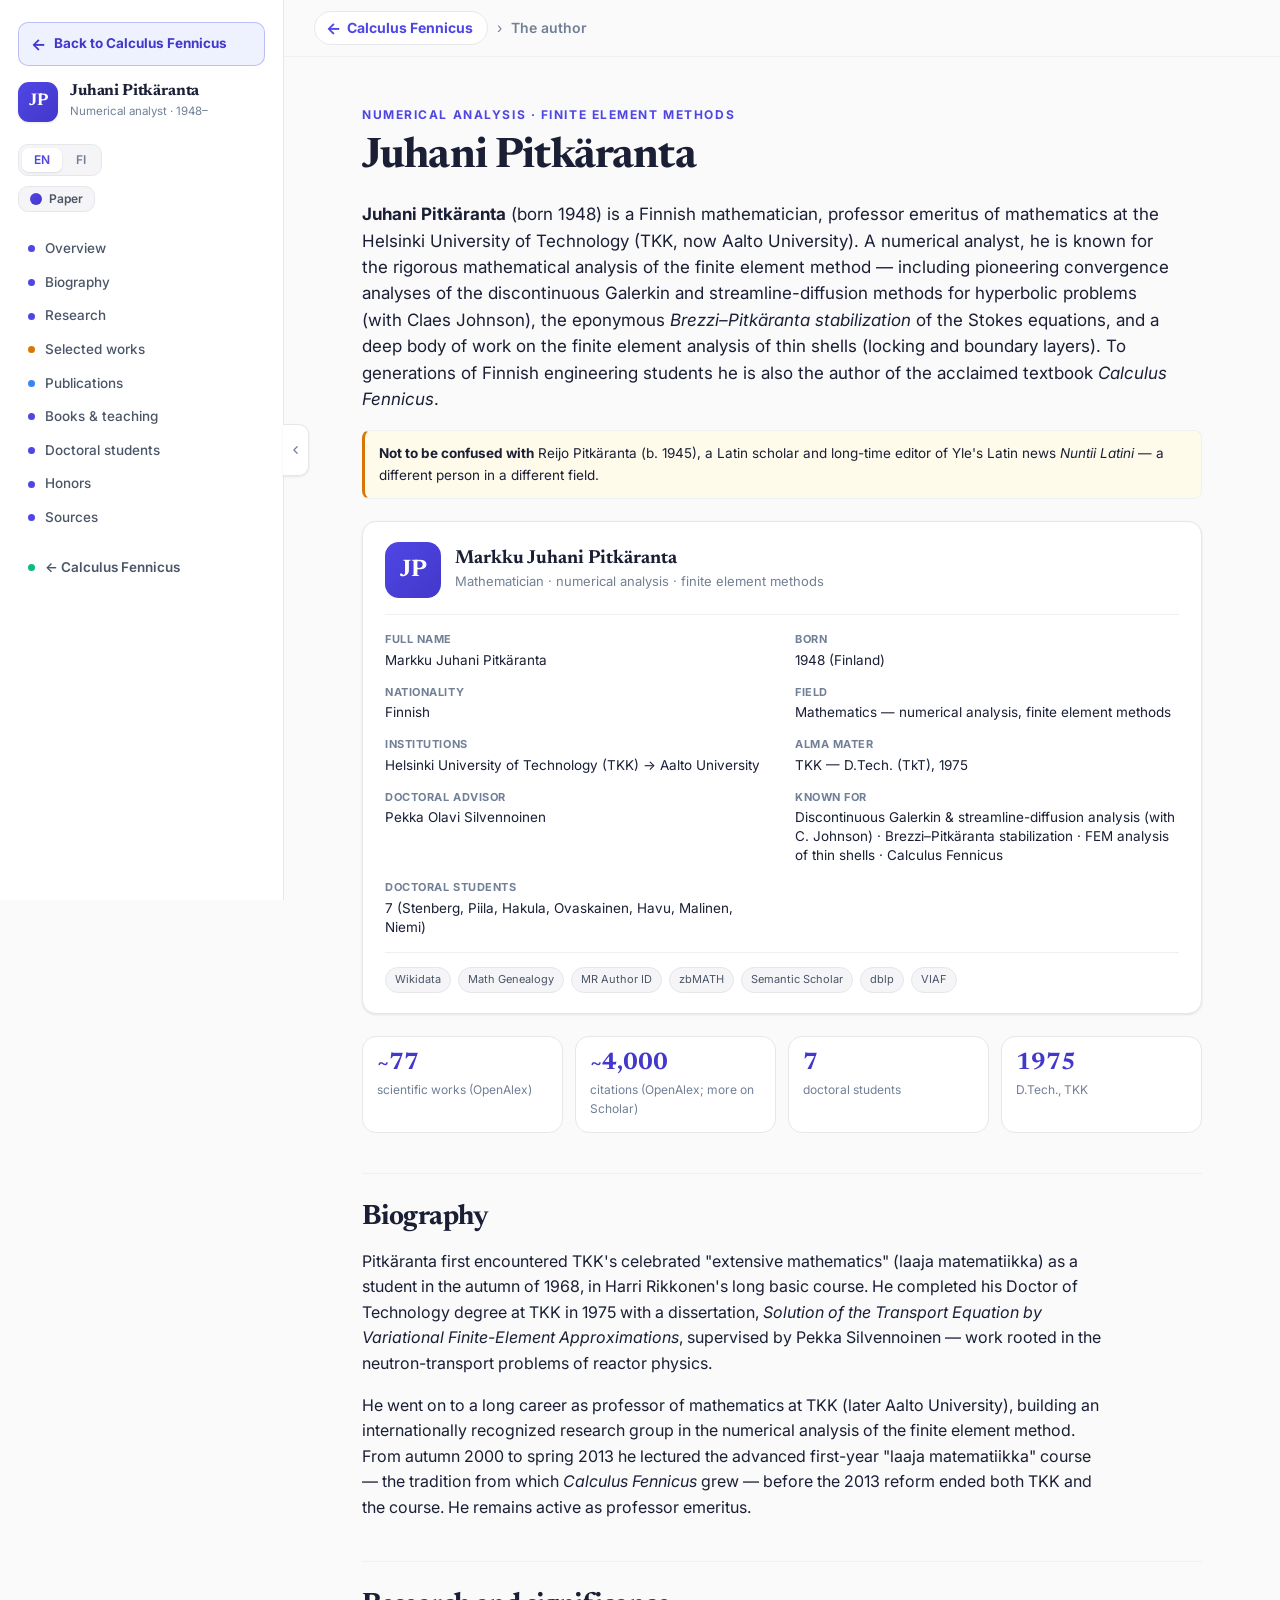
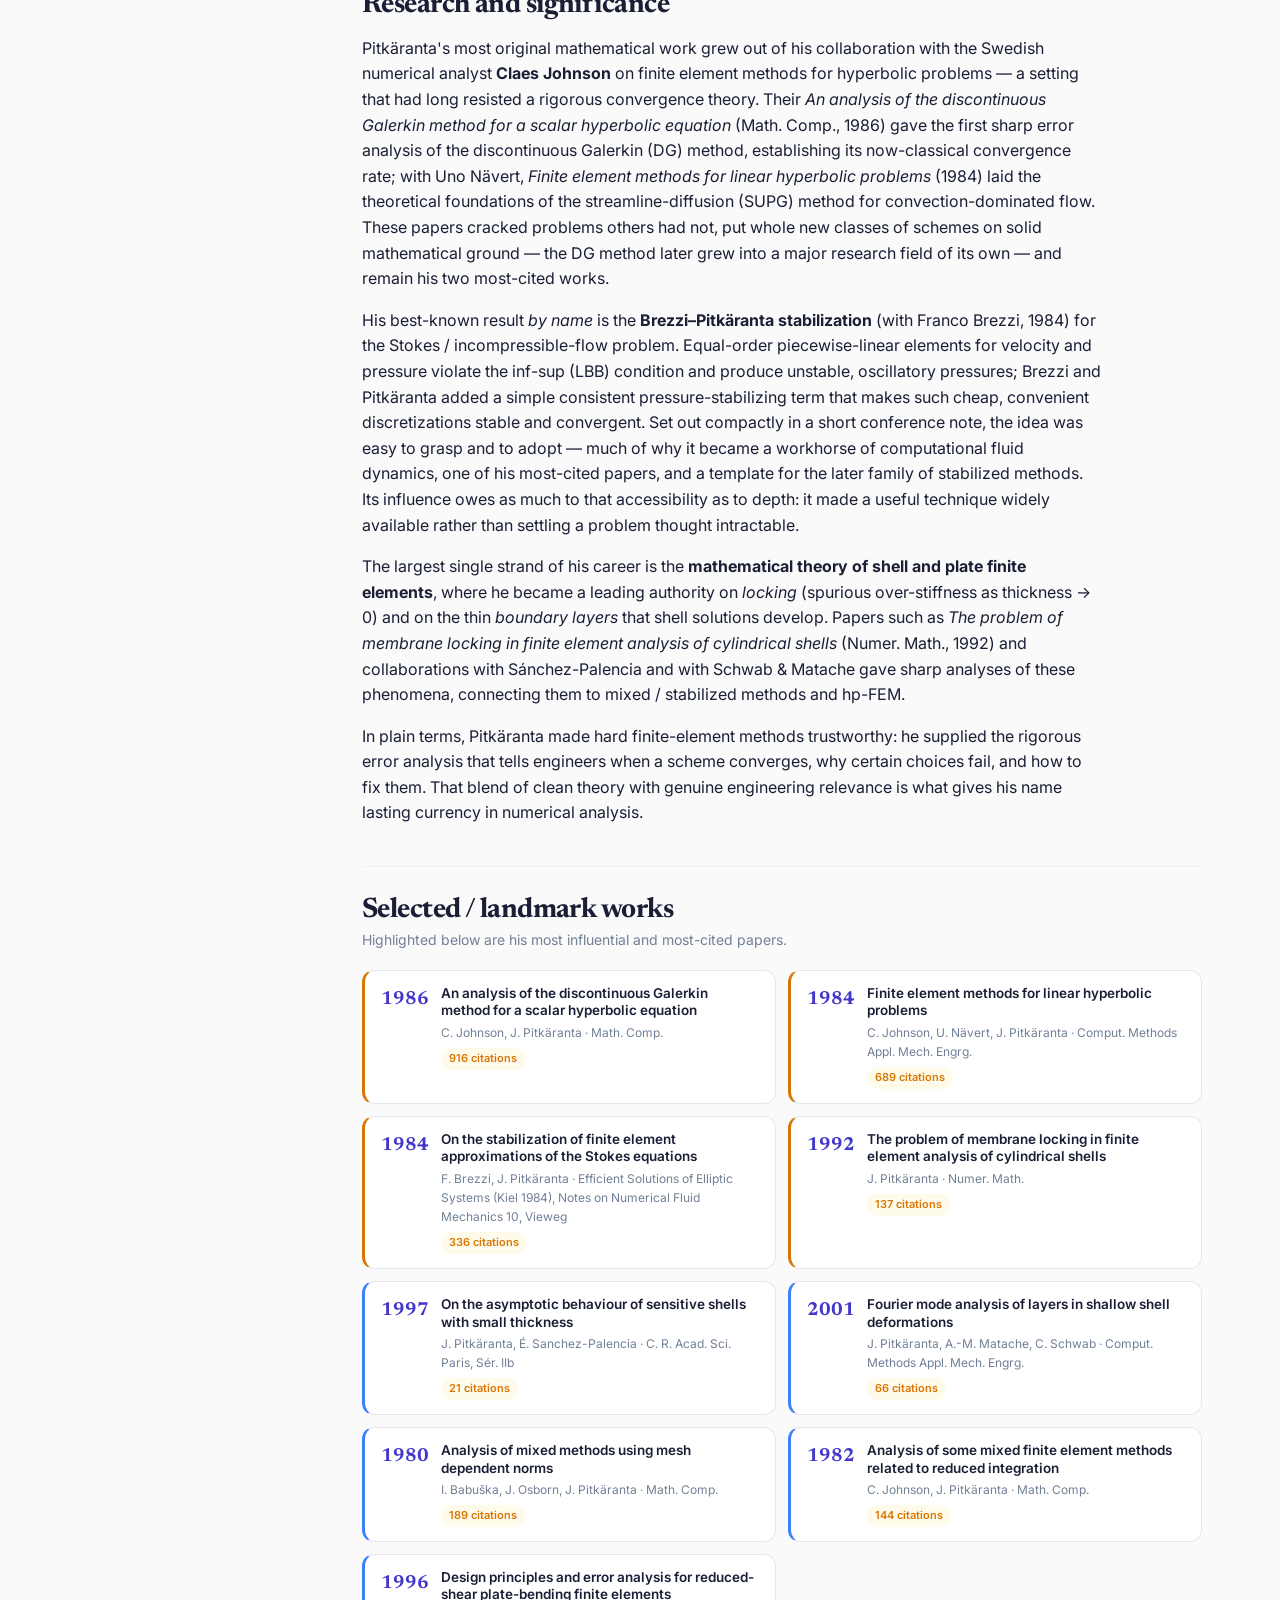
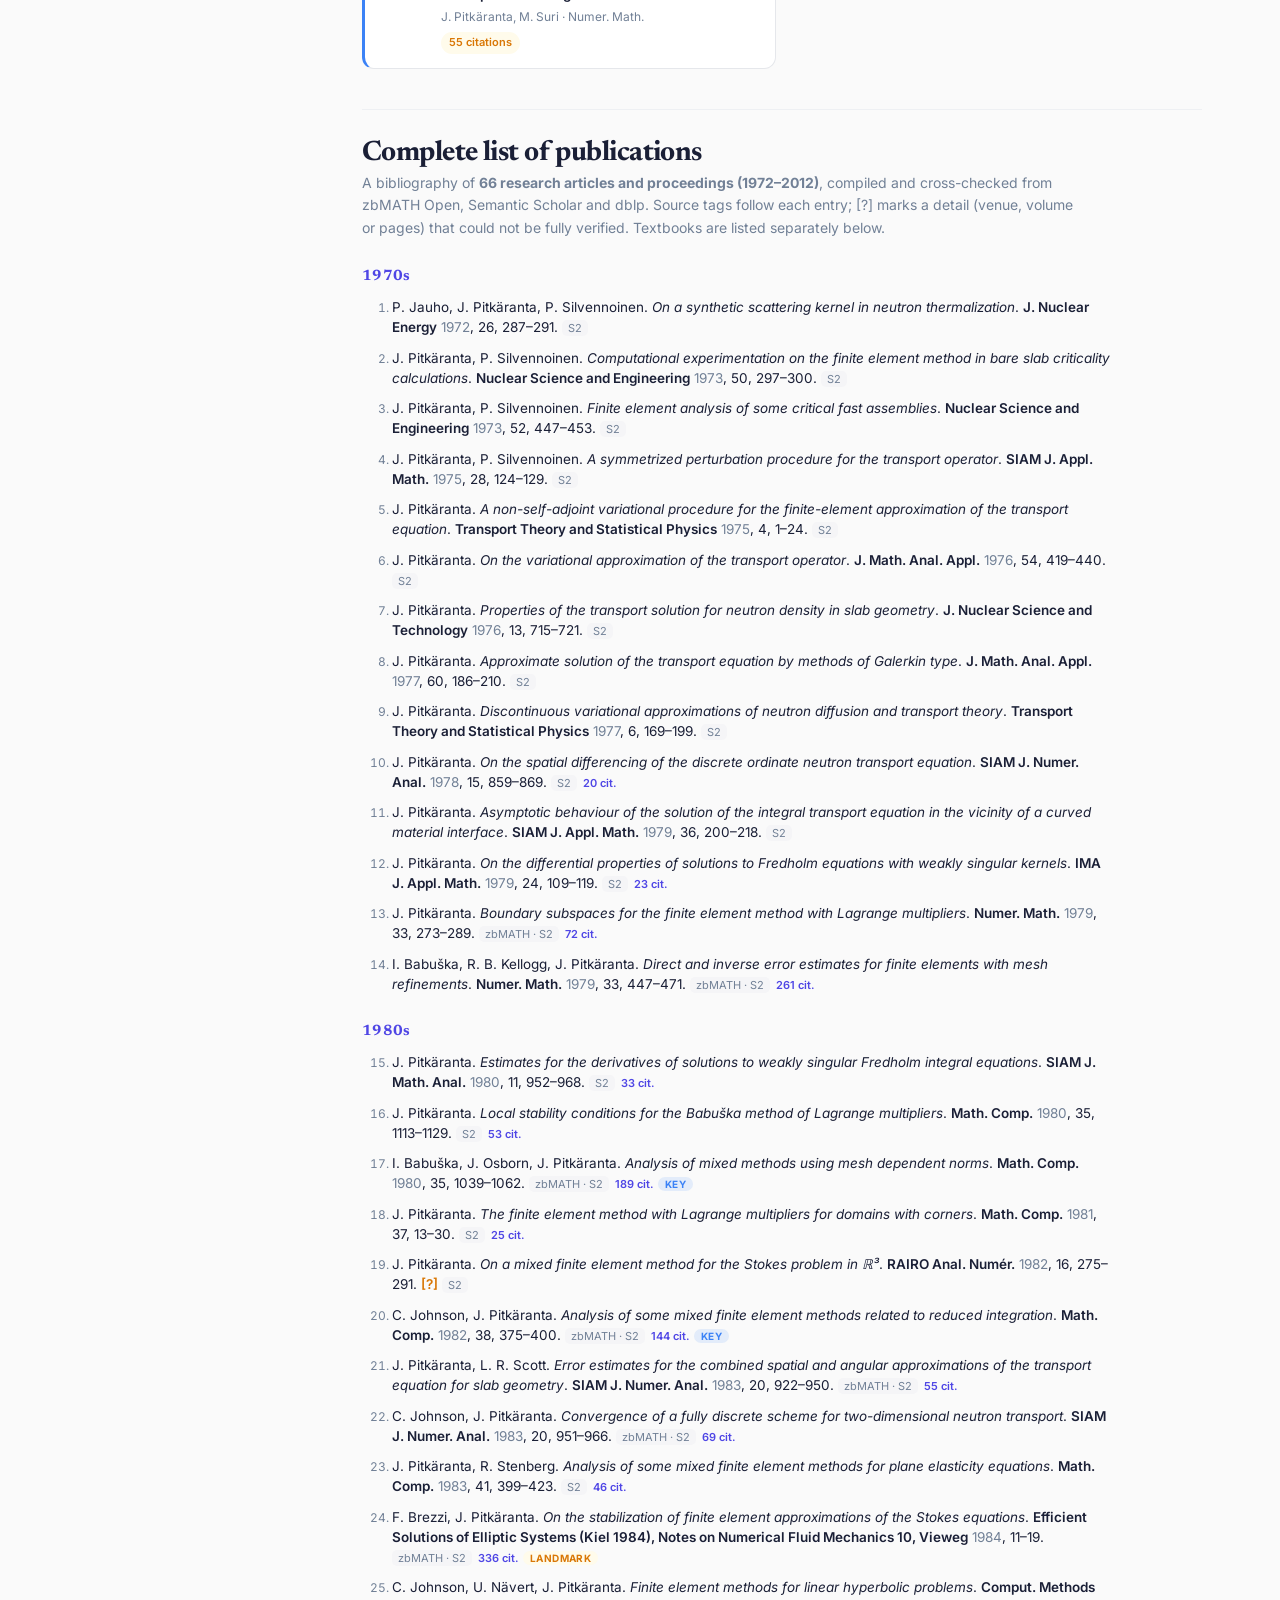
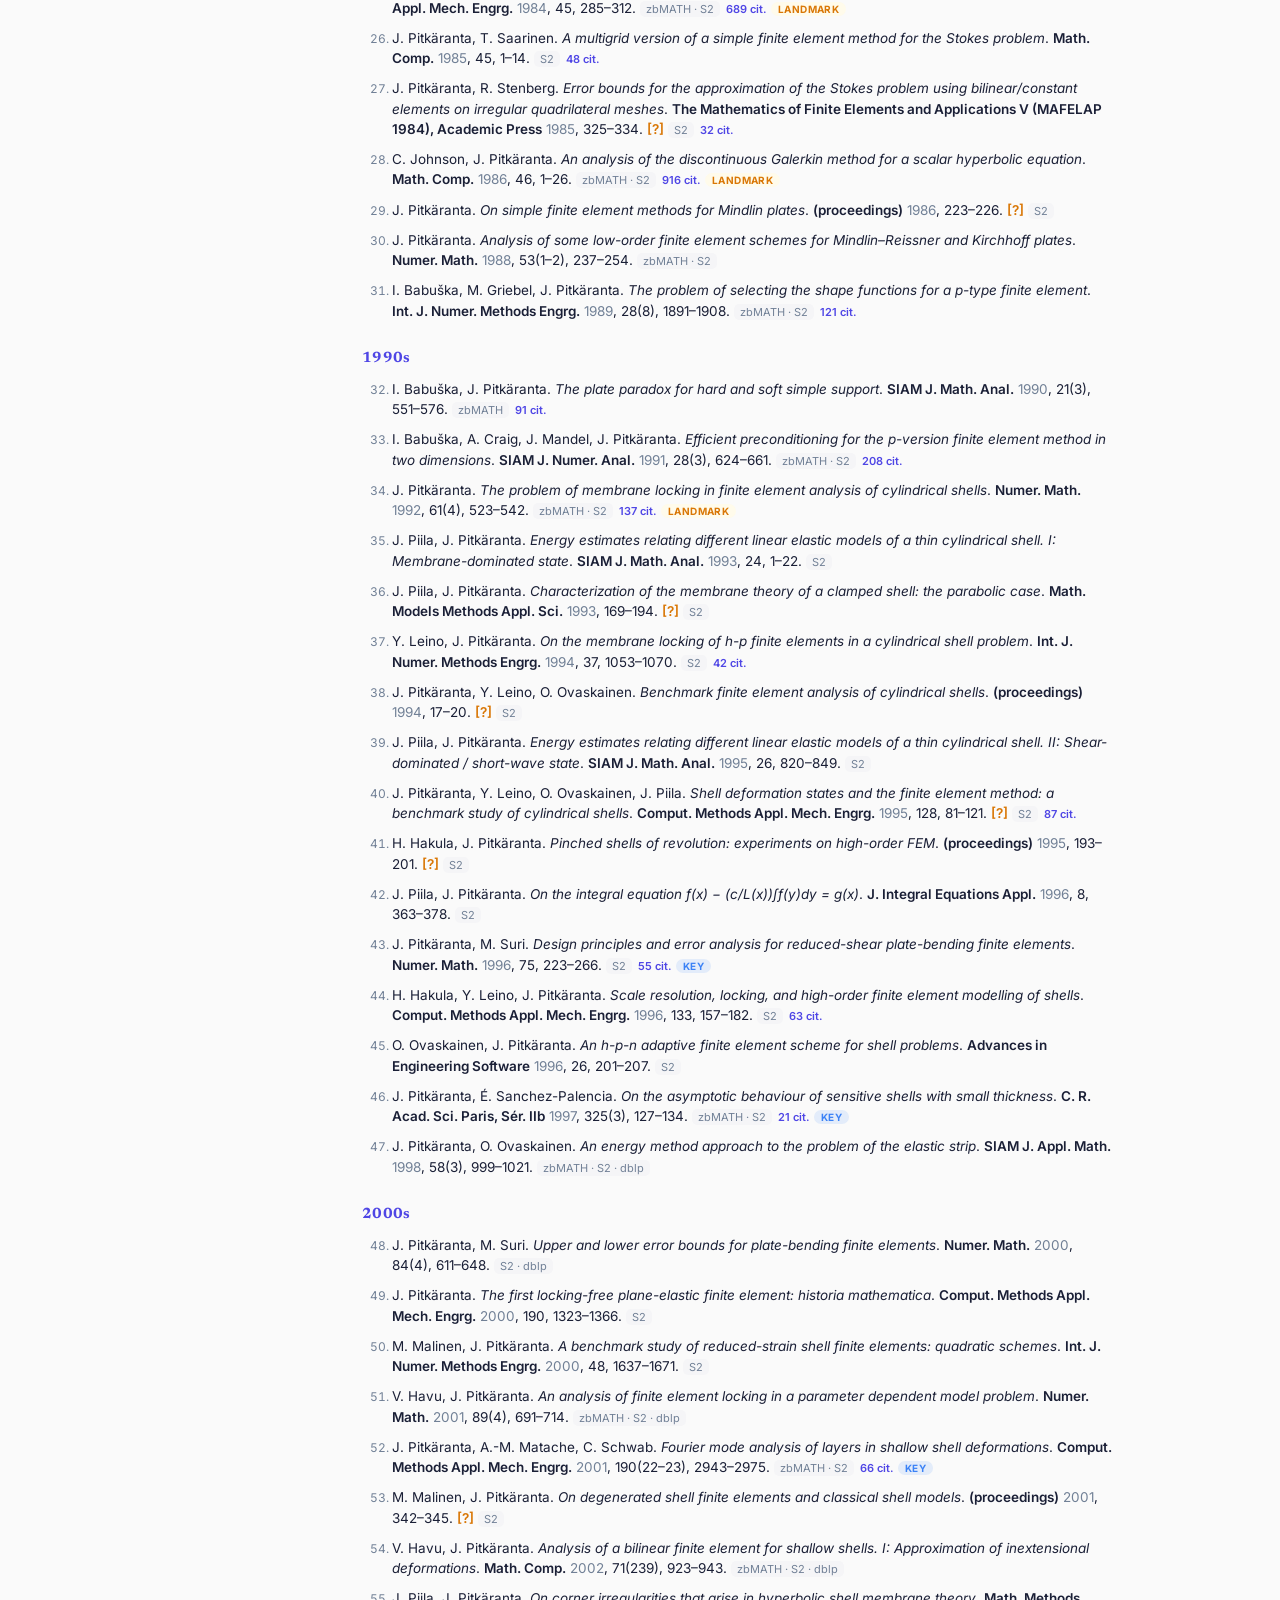
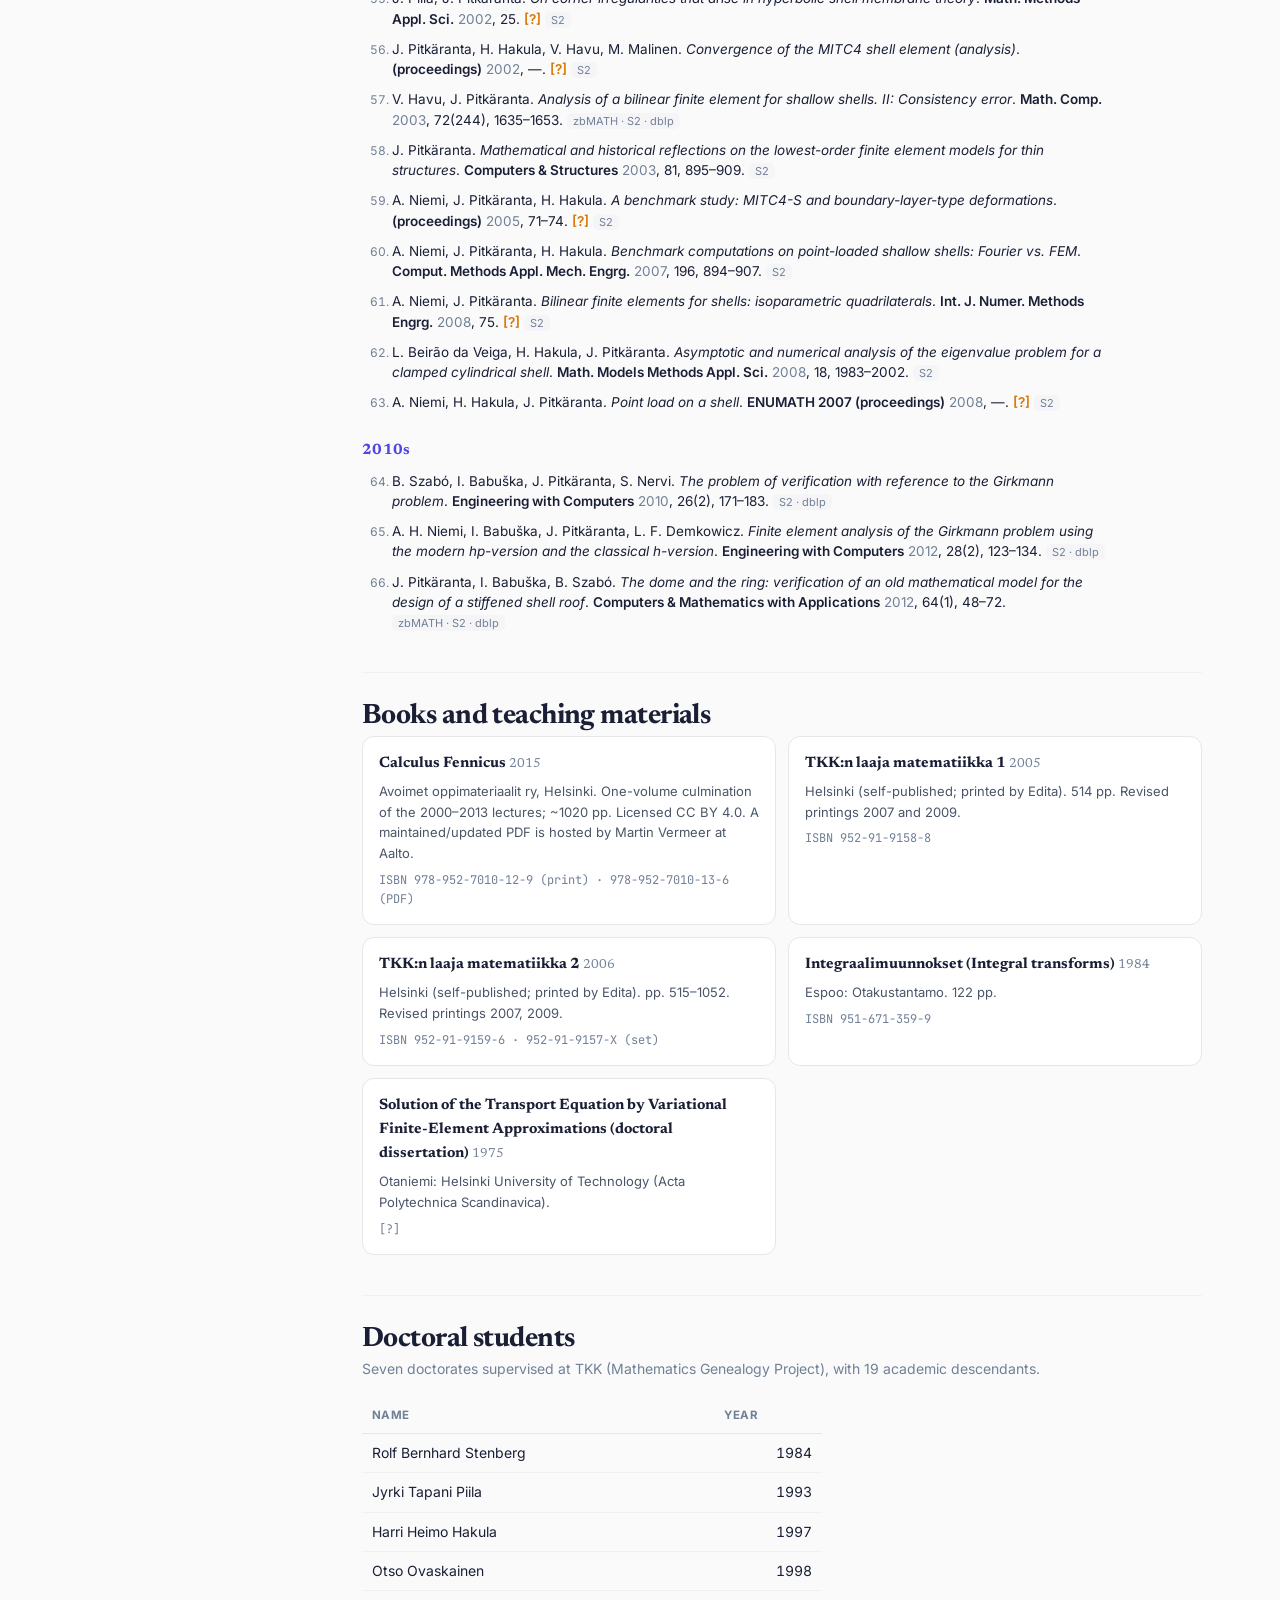
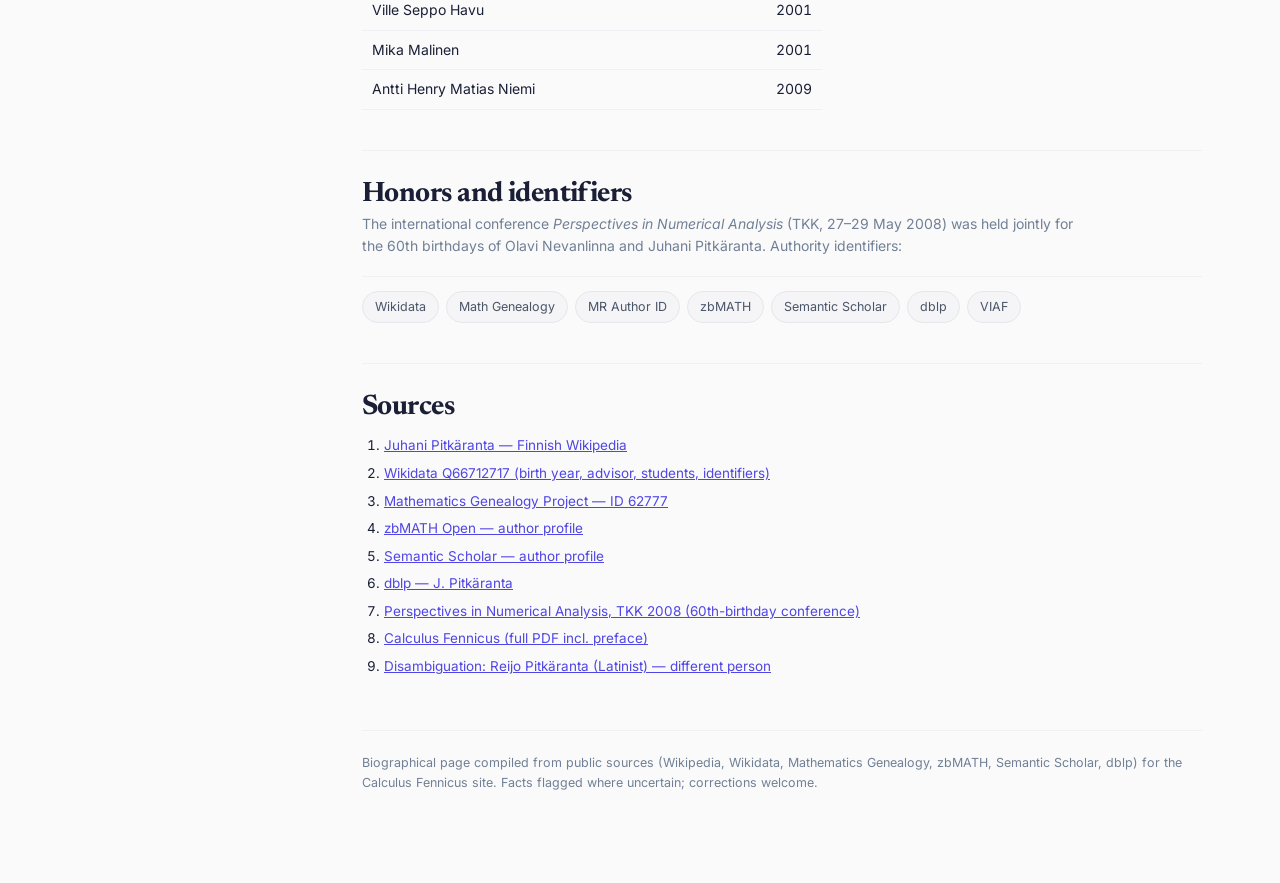
<file: pitkaranta.html>
<!DOCTYPE html><html lang="en"><head><meta charset="UTF-8"><meta name="viewport" content="width=device-width, initial-scale=1">
<title>Juhani Pitkäranta — mathematician (Calculus Fennicus)</title>
<meta name="description" content="Biography and complete scientific bibliography of Juhani Pitkäranta (b. 1948), Finnish numerical analyst, author of Calculus Fennicus, co-author of the Brezzi–Pitkäranta stabilization.">
<link rel="preconnect" href="https://fonts.googleapis.com"><link rel="preconnect" href="https://fonts.gstatic.com" crossorigin>
<link href="https://fonts.googleapis.com/css2?family=Inter:wght@400;500;600;700&family=Newsreader:ital,opsz,wght@0,6..72,400;0,6..72,500;0,6..72,600;0,6..72,700;1,6..72,400&family=JetBrains+Mono:wght@400;500&display=swap" rel="stylesheet">
<style>:root{
  --bg:#fafafa;--surface:#fff;--surface-2:#f5f5f7;--surface-soft:#fbfbfd;
  --text:#1a1f36;--text-soft:#4a5568;--text-muted:#718096;
  --border:#e5e7eb;--border-soft:#eef0f3;
  --accent:#4f46e5;--accent-strong:#4338ca;--accent-soft:#eef2ff;
  --discovery:#10b981;--engineering:#3b82f6;--warn:#d97706;--warn-soft:#fffbeb;
  --display:"Newsreader","Source Serif Pro",Georgia,serif;
  --body:"Inter",-apple-system,BlinkMacSystemFont,"Segoe UI",sans-serif;
  --mono:"JetBrains Mono",ui-monospace,Menlo,monospace;
  --r:14px;--r-sm:8px;--sidebar-w:284px;
  --shadow-sm:0 1px 2px rgba(15,23,42,.04),0 1px 3px rgba(15,23,42,.06);
  --shadow-md:0 4px 16px rgba(15,23,42,.06),0 2px 6px rgba(15,23,42,.04);
}
[data-theme="slate"]{
  --bg:#0f172a;--surface:#1e293b;--surface-2:#243245;--surface-soft:#182238;
  --text:#f1f5f9;--text-soft:#cbd5e1;--text-muted:#94a3b8;
  --border:rgba(148,163,184,.22);--border-soft:rgba(148,163,184,.14);
  --accent:#818cf8;--accent-strong:#a5b4fc;--accent-soft:rgba(129,140,248,.18);
  --discovery:#34d399;--engineering:#60a5fa;--warn:#fbbf24;--warn-soft:rgba(251,191,36,.12);
  --shadow-sm:0 1px 2px rgba(0,0,0,.3);--shadow-md:0 4px 16px rgba(0,0,0,.32);
}
*{box-sizing:border-box}
html{scroll-behavior:smooth}
body{margin:0;background:var(--bg);color:var(--text);font-family:var(--body);font-size:16px;line-height:1.6;-webkit-font-smoothing:antialiased}
a{color:var(--accent)}
.app{display:flex}
.sidebar{position:fixed;top:0;left:0;width:var(--sidebar-w);height:100vh;overflow-y:auto;background:var(--surface);border-right:1px solid var(--border);padding:22px 18px 40px;transition:transform .28s cubic-bezier(.4,0,.2,1);z-index:40}
.brand{display:flex;align-items:center;gap:12px;margin-bottom:22px}
.brand-mark{flex:0 0 auto;width:40px;height:40px;border-radius:11px;background:linear-gradient(135deg,var(--accent),var(--accent-strong));color:#fff;font-family:var(--display);font-weight:700;font-size:17px;display:flex;align-items:center;justify-content:center;box-shadow:var(--shadow-sm)}
.brand-name{font-family:var(--display);font-weight:700;font-size:16px;letter-spacing:-.01em;line-height:1.1}
.brand-sub{font-size:11.5px;color:var(--text-muted);margin-top:2px}
/* clear "back to Calculus Fennicus" navigation */
.home-back{display:flex;align-items:center;gap:8px;text-decoration:none;font-weight:700;font-size:13.5px;
  color:var(--accent-strong);background:var(--accent-soft);border:1px solid color-mix(in srgb,var(--accent) 30%,transparent);
  border-radius:10px;padding:10px 12px;margin-bottom:16px;transition:background .15s,transform .12s}
.home-back:hover{background:color-mix(in srgb,var(--accent) 18%,transparent);transform:translateX(-2px)}
.hb-arrow{font-size:16px;line-height:1}
.brand-link{text-decoration:none;color:inherit;cursor:pointer;border-radius:10px;transition:opacity .15s}
.brand-link:hover{opacity:.82}
.pagetop{position:sticky;top:0;z-index:30;display:flex;align-items:center;gap:9px;flex-wrap:wrap;
  padding:11px 30px;background:color-mix(in srgb,var(--bg) 88%,transparent);backdrop-filter:saturate(1.4) blur(8px);
  -webkit-backdrop-filter:saturate(1.4) blur(8px);border-bottom:1px solid var(--border-soft);font-size:14px}
.crumb-home{display:inline-flex;align-items:center;gap:6px;text-decoration:none;font-weight:700;color:var(--accent);
  background:var(--surface);border:1px solid var(--border);border-radius:20px;padding:5px 14px 5px 11px;transition:border-color .15s,transform .12s}
.crumb-home:hover{border-color:var(--accent);transform:translateX(-2px)}
.crumb-sep{color:var(--text-muted)}
.crumb-here{color:var(--text-muted);font-weight:600}
.sidebar-tools{display:flex;flex-direction:column;gap:10px;margin-bottom:20px}
.seg{display:inline-flex;background:var(--surface-2);border:1px solid var(--border);border-radius:10px;padding:3px;gap:2px;width:max-content}
.seg button{border:0;background:transparent;color:var(--text-muted);font:600 12px/1 var(--body);padding:6px 12px;border-radius:7px;cursor:pointer}
.seg button.active{background:var(--surface);color:var(--accent);box-shadow:var(--shadow-sm)}
.theme-btn{display:inline-flex;align-items:center;gap:7px;border:1px solid var(--border);background:var(--surface-2);color:var(--text-soft);border-radius:10px;padding:6px 11px;font:600 12px/1 var(--body);cursor:pointer}
.theme-dot{width:12px;height:12px;border-radius:50%;background:linear-gradient(135deg,var(--accent),var(--accent-strong))}
.nav-group{margin-bottom:16px}
.nav a{display:flex;align-items:center;gap:10px;text-decoration:none;color:var(--text-soft);font-size:13.5px;font-weight:500;padding:6px 10px;border-radius:9px}
.nav a:hover{background:var(--accent-soft);color:var(--accent-strong)}
.nav a .dot{flex:0 0 auto;width:7px;height:7px;border-radius:50%;background:var(--accent)}
.nav a.ext{font-weight:600}
.sidebar-toggle{position:fixed;top:50%;left:calc(var(--sidebar-w) - 1px);transform:translateY(-50%);z-index:41;width:26px;height:52px;border:1px solid var(--border);border-left:0;border-radius:0 10px 10px 0;background:var(--surface);color:var(--text-muted);cursor:pointer;display:flex;align-items:center;justify-content:center;box-shadow:var(--shadow-sm);transition:left .28s cubic-bezier(.4,0,.2,1)}
.sidebar-toggle svg{width:16px;height:16px;fill:none;stroke:currentColor;stroke-width:2.2;stroke-linecap:round;stroke-linejoin:round;transition:transform .28s}
body.sidebar-hidden .sidebar{transform:translateX(-100%)}
body.sidebar-hidden .sidebar-toggle{left:0}
body.sidebar-hidden .sidebar-toggle svg{transform:rotate(180deg)}
body.sidebar-hidden main{margin-left:0}
main{margin-left:var(--sidebar-w);flex:1;min-width:0;transition:margin-left .28s cubic-bezier(.4,0,.2,1)}
.page-wrap{max-width:900px;margin:0 auto;padding:48px 30px 90px}
.eyebrow{font-size:12px;letter-spacing:.13em;text-transform:uppercase;color:var(--accent);font-weight:700}
.page-title{font-family:var(--display);font-weight:700;font-size:clamp(28px,4.5vw,42px);line-height:1.08;letter-spacing:-.02em;margin:.25em 0 .5em}
.page .page-title{font-size:clamp(21px,3.2vw,28px);margin:0 0 4px}
.note{color:var(--text-muted);font-size:14px;margin:0 0 18px;max-width:80ch}
.lead{font-size:17px;line-height:1.55}
p{max-width:74ch}
/* full-width horizontal fact panel (below the lead, not a right column) */
.factbox{background:var(--surface);border:1px solid var(--border);border-radius:var(--r);padding:20px 22px;box-shadow:var(--shadow-sm);margin-top:22px}
.fb-head{display:flex;align-items:center;gap:14px;padding-bottom:16px;margin-bottom:16px;border-bottom:1px solid var(--border-soft)}
.fb-av{flex:0 0 auto;width:56px;height:56px;border-radius:14px;background:linear-gradient(135deg,var(--accent),var(--accent-strong));color:#fff;font-family:var(--display);font-weight:700;font-size:24px;display:flex;align-items:center;justify-content:center}
.fb-name{font-family:var(--display);font-weight:700;font-size:19px;line-height:1.1}
.fb-sub{color:var(--text-muted);font-size:13px;margin-top:2px}
.fb-grid{display:grid;grid-template-columns:repeat(auto-fit,minmax(250px,1fr));gap:14px 26px}
.fact{display:flex;flex-direction:column;gap:2px}
.fk{font-size:11px;letter-spacing:.05em;text-transform:uppercase;color:var(--text-muted);font-weight:700}
.fv{font-size:13.5px;color:var(--text);line-height:1.4}
.ib-idents{display:flex;flex-wrap:wrap;gap:7px;margin-top:16px;padding-top:14px;border-top:1px solid var(--border-soft)}
.ib-idents a{font-size:11px;text-decoration:none;background:var(--surface-2);border:1px solid var(--border);border-radius:20px;padding:3px 9px;color:var(--text-soft)}
.ib-idents a:hover{border-color:var(--accent);color:var(--accent)}
.ib-idents.big a{font-size:12.5px;padding:5px 12px}
.disamb{background:var(--warn-soft);border:1px solid var(--border-soft);border-left:3px solid var(--warn);border-radius:var(--r-sm);padding:12px 14px;margin-top:18px;font-size:13.5px}
.stat-row{display:grid;grid-template-columns:repeat(auto-fit,minmax(130px,1fr));gap:12px;margin:22px 0 0}
.stat{background:var(--surface);border:1px solid var(--border);border-radius:var(--r);padding:14px}
.stat-num{font-family:var(--display);font-weight:700;font-size:24px;color:var(--accent-strong);line-height:1}
.stat-label{font-size:12px;color:var(--text-muted);margin-top:5px}
.page{margin-top:40px;border-top:1px solid var(--border-soft);padding-top:28px}
/* selected works */
.sel-grid{display:grid;grid-template-columns:1fr 1fr;gap:12px}
.sel{display:flex;gap:14px;align-items:flex-start;text-decoration:none;color:inherit;background:var(--surface);border:1px solid var(--border);border-radius:12px;padding:14px 16px;transition:border-color .15s,transform .15s}
.sel:hover{border-color:var(--accent);transform:translateY(-2px)}
.sel.landmark{border-left:3px solid var(--warn)}
.sel.key{border-left:3px solid var(--engineering)}
.sel-y{flex:0 0 auto;font-family:var(--display);font-weight:700;font-size:19px;color:var(--accent-strong);width:46px}
.sel-t{font-weight:600;font-size:13.5px;line-height:1.3}
.sel-m{color:var(--text-muted);font-size:12px;margin-top:3px}
.sel-c{display:inline-block;margin-top:6px;font-size:11px;font-weight:600;color:var(--warn);background:var(--warn-soft);border-radius:20px;padding:2px 8px}
/* reference list */
h4.dec{font-family:var(--display);font-size:15px;color:var(--accent);margin:26px 0 8px;letter-spacing:.02em}
ol.reflist{margin:0;padding-left:30px}
ol.reflist li{margin:0 0 10px;font-size:13.5px;line-height:1.5;max-width:80ch}
ol.reflist li::marker{color:var(--text-muted);font-size:12px}
.reflist .au{color:var(--text)}
.reflist .ti{font-style:italic;color:var(--text)}
.reflist .ve{font-weight:600}
.reflist .yr{color:var(--text-muted)}
.reflist .src{font-size:11px;color:var(--text-muted);background:var(--surface-2);border-radius:5px;padding:1px 6px;white-space:nowrap}
.reflist .cites{font-size:11px;font-weight:600;color:var(--accent);white-space:nowrap;margin-left:2px}
.reflist .q{color:var(--warn);font-weight:600}
.reflist .lm{font-size:10px;font-weight:700;text-transform:uppercase;letter-spacing:.04em;color:var(--warn);background:var(--warn-soft);border-radius:20px;padding:1px 7px}
.reflist .kk{font-size:10px;font-weight:700;text-transform:uppercase;letter-spacing:.04em;color:var(--engineering);background:color-mix(in srgb,var(--engineering) 12%,transparent);border-radius:20px;padding:1px 7px}
/* books */
.books{display:grid;grid-template-columns:1fr 1fr;gap:12px}
.book{background:var(--surface);border:1px solid var(--border);border-radius:12px;padding:15px 16px}
.bk-t{font-family:var(--display);font-weight:700;font-size:15px}
.bk-y{color:var(--text-muted);font-weight:400;font-size:13px}
.bk-d{font-size:13px;color:var(--text-soft);margin-top:5px}
.bk-i{font-size:12px;color:var(--text-muted);font-family:var(--mono);margin-top:7px}
/* students */
table.stud{border-collapse:collapse;width:100%;max-width:460px;font-size:14px}
table.stud th{text-align:left;color:var(--text-muted);font-size:11.5px;text-transform:uppercase;letter-spacing:.04em;padding:8px 10px;border-bottom:1px solid var(--border)}
table.stud td{padding:8px 10px;border-bottom:1px solid var(--border-soft)}
.num{text-align:right;font-variant-numeric:tabular-nums}
ol.srclist{font-size:13.5px;padding-left:22px}
ol.srclist li{margin:0 0 6px}
footer{margin-top:52px;border-top:1px solid var(--border-soft);padding-top:22px;color:var(--text-muted);font-size:12.5px}
@media(max-width:900px){
  .sidebar{transform:translateX(-100%)}
  body:not(.sidebar-open) .sidebar-toggle{left:0}
  body:not(.sidebar-open) .sidebar-toggle svg{transform:rotate(180deg)}
  body.sidebar-open .sidebar{transform:none}
  body.sidebar-open .sidebar-toggle{left:calc(var(--sidebar-w) - 1px)}
  body.sidebar-open .sidebar-toggle svg{transform:none}
  main{margin-left:0}
  .sel-grid,.books{grid-template-columns:1fr}
}
</style></head><body><div class="app">
  <aside class="sidebar" id="sidebar">
    <a class="home-back" href="index.html" title="Back to Calculus Fennicus"><span class="hb-arrow" aria-hidden="true">←</span> <span data-i18n="navHome">Back to Calculus Fennicus</span></a>
    <a class="brand brand-link" href="index.html" title="Back to Calculus Fennicus"><div class="brand-mark">JP</div><div class="brand-text">
      <div class="brand-name">Juhani Pitkäranta</div><div class="brand-sub" data-i18n="brandSub">Numerical analyst · 1948–</div></div></a>
    <div class="sidebar-tools"><div class="seg" role="group" aria-label="Language">
      <button class="lang-btn active" data-lang="en" onclick="setLang('en')" aria-pressed="true">EN</button>
      <button class="lang-btn" data-lang="fi" onclick="setLang('fi')" aria-pressed="false">FI</button></div>
      <div class="tool-row"><button class="theme-btn" onclick="cycleTheme()"><span class="theme-dot"></span><span id="theme-label">Paper</span></button></div>
    </div>
    <nav class="nav">
      <div class="nav-group">
        <a href="#top"><span class="dot"></span><span data-i18n="navOverview">Overview</span></a>
        <a href="#bio"><span class="dot"></span><span data-i18n="navBio">Biography</span></a>
        <a href="#research"><span class="dot"></span><span data-i18n="navResearch">Research</span></a>
        <a href="#selected"><span class="dot" style="background:var(--warn)"></span><span data-i18n="navSelected">Selected works</span></a>
        <a href="#publications"><span class="dot" style="background:var(--engineering)"></span><span data-i18n="navPubs">Publications</span></a>
        <a href="#books"><span class="dot"></span><span data-i18n="navBooks">Books &amp; teaching</span></a>
        <a href="#students"><span class="dot"></span><span data-i18n="navStudents">Doctoral students</span></a>
        <a href="#honors"><span class="dot"></span><span data-i18n="navHonors">Honors</span></a>
        <a href="#sources"><span class="dot"></span><span data-i18n="navSources">Sources</span></a>
      </div>
      <div class="nav-group"><a class="ext" href="index.html"><span class="dot" style="background:var(--discovery)"></span><span data-i18n="navBack">← Calculus Fennicus</span></a></div>
    </nav>
  </aside>
  <button class="sidebar-toggle" id="sidebar-toggle" onclick="toggleSidebar()" aria-label="Hide or show the sidebar" aria-expanded="true">
    <svg viewBox="0 0 24 24" aria-hidden="true"><polyline points="15 18 9 12 15 6"></polyline></svg></button>
  <main>
    <div class="pagetop">
      <a class="crumb-home" href="index.html"><span class="hb-arrow" aria-hidden="true">←</span> <span data-i18n="crumbHome">Calculus Fennicus</span></a>
      <span class="crumb-sep" aria-hidden="true">›</span>
      <span class="crumb-here" data-i18n="crumbHere">The author</span>
    </div>
    <div class="page-wrap">
    <section id="top">
      <div class="eyebrow" data-i18n="eyebrow">Numerical analysis · Finite element methods</div>
      <h1 class="page-title">Juhani Pitkäranta</h1>
      <p class="lead" data-i18n="lead"></p>
      <div class="disamb" data-i18n="disamb"></div>
      <div class="factbox">
        <div class="fb-head">
          <div class="fb-av">JP</div>
          <div><div class="fb-name">Markku Juhani Pitkäranta</div>
          <div class="fb-sub" data-i18n="fbSub">Mathematician · numerical analysis · finite element methods</div></div>
        </div>
        <div class="fb-grid"><div class="fact"><div class="fk" data-i18n="infoFull">Full name</div><div class="fv">Markku Juhani Pitkäranta</div></div><div class="fact"><div class="fk" data-i18n="infoBorn">Born</div><div class="fv">1948 (Finland)</div></div><div class="fact"><div class="fk" data-i18n="infoNat">Nationality</div><div class="fv">Finnish</div></div><div class="fact"><div class="fk" data-i18n="infoField">Field</div><div class="fv">Mathematics — numerical analysis, finite element methods</div></div><div class="fact"><div class="fk" data-i18n="infoInst">Institutions</div><div class="fv">Helsinki University of Technology (TKK) → Aalto University</div></div><div class="fact"><div class="fk" data-i18n="infoAlma">Alma mater</div><div class="fv">TKK — D.Tech. (TkT), 1975</div></div><div class="fact"><div class="fk" data-i18n="infoAdv">Doctoral advisor</div><div class="fv">Pekka Olavi Silvennoinen</div></div><div class="fact"><div class="fk" data-i18n="infoKnown">Known for</div><div class="fv">Discontinuous Galerkin &amp; streamline-diffusion analysis (with C. Johnson) · Brezzi–Pitkäranta stabilization · FEM analysis of thin shells · Calculus Fennicus</div></div><div class="fact"><div class="fk" data-i18n="infoStud">Doctoral students</div><div class="fv">7 (Stenberg, Piila, Hakula, Ovaskainen, Havu, Malinen, Niemi)</div></div></div>
        <div class="ib-idents"><a href="https://www.wikidata.org/wiki/Q66712717" target="_blank" rel="noopener">Wikidata</a><a href="https://www.genealogy.math.ndsu.nodak.edu/id.php?id=62777" target="_blank" rel="noopener">Math Genealogy</a><a href="https://mathscinet.ams.org/mathscinet/MRAuthorID/140070" target="_blank" rel="noopener">MR Author ID</a><a href="https://zbmath.org/authors/pitkaranta.juhani" target="_blank" rel="noopener">zbMATH</a><a href="https://www.semanticscholar.org/author/93869631" target="_blank" rel="noopener">Semantic Scholar</a><a href="https://dblp.org/pid/23/2934.html" target="_blank" rel="noopener">dblp</a><a href="https://viaf.org/viaf/311316150" target="_blank" rel="noopener">VIAF</a></div>
      </div>
      <div class="stat-row">
        <div class="stat"><div class="stat-num">~77</div><div class="stat-label">scientific works (OpenAlex)</div></div>
        <div class="stat"><div class="stat-num">~4,000</div><div class="stat-label">citations (OpenAlex; more on Scholar)</div></div>
        <div class="stat"><div class="stat-num">7</div><div class="stat-label">doctoral students</div></div>
        <div class="stat"><div class="stat-num">1975</div><div class="stat-label">D.Tech., TKK</div></div>
      </div>
    </section>

    <section id="bio" class="page"><h2 class="page-title" data-i18n="bioT">Biography</h2>
      <p data-i18n="bio1"></p><p data-i18n="bio2"></p></section>

    <section id="research" class="page"><h2 class="page-title" data-i18n="resT">Research and significance</h2>
      <p data-i18n="res1"></p><p data-i18n="res2"></p><p data-i18n="res3"></p><p data-i18n="res4"></p></section>

    <section id="selected" class="page"><h2 class="page-title" data-i18n="selT">Selected / landmark works</h2>
      <p class="note" data-i18n="selL"></p><div class="sel-grid"><a class="sel landmark" href="#p28"><div class="sel-y">1986</div><div><div class="sel-t">An analysis of the discontinuous Galerkin method for a scalar hyperbolic equation</div><div class="sel-m">C. Johnson, J. Pitkäranta · Math. Comp.</div><div class="sel-c">916 citations</div></div></a><a class="sel landmark" href="#p25"><div class="sel-y">1984</div><div><div class="sel-t">Finite element methods for linear hyperbolic problems</div><div class="sel-m">C. Johnson, U. Nävert, J. Pitkäranta · Comput. Methods Appl. Mech. Engrg.</div><div class="sel-c">689 citations</div></div></a><a class="sel landmark" href="#p24"><div class="sel-y">1984</div><div><div class="sel-t">On the stabilization of finite element approximations of the Stokes equations</div><div class="sel-m">F. Brezzi, J. Pitkäranta · Efficient Solutions of Elliptic Systems (Kiel 1984), Notes on Numerical Fluid Mechanics 10, Vieweg</div><div class="sel-c">336 citations</div></div></a><a class="sel landmark" href="#p34"><div class="sel-y">1992</div><div><div class="sel-t">The problem of membrane locking in finite element analysis of cylindrical shells</div><div class="sel-m">J. Pitkäranta · Numer. Math.</div><div class="sel-c">137 citations</div></div></a><a class="sel key" href="#p46"><div class="sel-y">1997</div><div><div class="sel-t">On the asymptotic behaviour of sensitive shells with small thickness</div><div class="sel-m">J. Pitkäranta, É. Sanchez-Palencia · C. R. Acad. Sci. Paris, Sér. IIb</div><div class="sel-c">21 citations</div></div></a><a class="sel key" href="#p52"><div class="sel-y">2001</div><div><div class="sel-t">Fourier mode analysis of layers in shallow shell deformations</div><div class="sel-m">J. Pitkäranta, A.-M. Matache, C. Schwab · Comput. Methods Appl. Mech. Engrg.</div><div class="sel-c">66 citations</div></div></a><a class="sel key" href="#p17"><div class="sel-y">1980</div><div><div class="sel-t">Analysis of mixed methods using mesh dependent norms</div><div class="sel-m">I. Babuška, J. Osborn, J. Pitkäranta · Math. Comp.</div><div class="sel-c">189 citations</div></div></a><a class="sel key" href="#p20"><div class="sel-y">1982</div><div><div class="sel-t">Analysis of some mixed finite element methods related to reduced integration</div><div class="sel-m">C. Johnson, J. Pitkäranta · Math. Comp.</div><div class="sel-c">144 citations</div></div></a><a class="sel key" href="#p43"><div class="sel-y">1996</div><div><div class="sel-t">Design principles and error analysis for reduced-shear plate-bending finite elements</div><div class="sel-m">J. Pitkäranta, M. Suri · Numer. Math.</div><div class="sel-c">55 citations</div></div></a></div></section>

    <section id="publications" class="page"><h2 class="page-title" data-i18n="pubT">Complete list of publications</h2>
      <p class="note" data-i18n="pubL"></p><h4 class="dec">1970s</h4><ol class="reflist" start="1"><li id="p1"><span class="au">P. Jauho, J. Pitkäranta, P. Silvennoinen</span>. <span class="ti">On a synthetic scattering kernel in neutron thermalization</span>. <span class="ve">J. Nuclear Energy</span> <span class="yr">1972</span>, 26, 287–291. <span class="src">S2</span> </li><li id="p2"><span class="au">J. Pitkäranta, P. Silvennoinen</span>. <span class="ti">Computational experimentation on the finite element method in bare slab criticality calculations</span>. <span class="ve">Nuclear Science and Engineering</span> <span class="yr">1973</span>, 50, 297–300. <span class="src">S2</span> </li><li id="p3"><span class="au">J. Pitkäranta, P. Silvennoinen</span>. <span class="ti">Finite element analysis of some critical fast assemblies</span>. <span class="ve">Nuclear Science and Engineering</span> <span class="yr">1973</span>, 52, 447–453. <span class="src">S2</span> </li><li id="p4"><span class="au">J. Pitkäranta, P. Silvennoinen</span>. <span class="ti">A symmetrized perturbation procedure for the transport operator</span>. <span class="ve">SIAM J. Appl. Math.</span> <span class="yr">1975</span>, 28, 124–129. <span class="src">S2</span> </li><li id="p5"><span class="au">J. Pitkäranta</span>. <span class="ti">A non-self-adjoint variational procedure for the finite-element approximation of the transport equation</span>. <span class="ve">Transport Theory and Statistical Physics</span> <span class="yr">1975</span>, 4, 1–24. <span class="src">S2</span> </li><li id="p6"><span class="au">J. Pitkäranta</span>. <span class="ti">On the variational approximation of the transport operator</span>. <span class="ve">J. Math. Anal. Appl.</span> <span class="yr">1976</span>, 54, 419–440. <span class="src">S2</span> </li><li id="p7"><span class="au">J. Pitkäranta</span>. <span class="ti">Properties of the transport solution for neutron density in slab geometry</span>. <span class="ve">J. Nuclear Science and Technology</span> <span class="yr">1976</span>, 13, 715–721. <span class="src">S2</span> </li><li id="p8"><span class="au">J. Pitkäranta</span>. <span class="ti">Approximate solution of the transport equation by methods of Galerkin type</span>. <span class="ve">J. Math. Anal. Appl.</span> <span class="yr">1977</span>, 60, 186–210. <span class="src">S2</span> </li><li id="p9"><span class="au">J. Pitkäranta</span>. <span class="ti">Discontinuous variational approximations of neutron diffusion and transport theory</span>. <span class="ve">Transport Theory and Statistical Physics</span> <span class="yr">1977</span>, 6, 169–199. <span class="src">S2</span> </li><li id="p10"><span class="au">J. Pitkäranta</span>. <span class="ti">On the spatial differencing of the discrete ordinate neutron transport equation</span>. <span class="ve">SIAM J. Numer. Anal.</span> <span class="yr">1978</span>, 15, 859–869. <span class="src">S2</span> <span class="cites">20 cit.</span> </li><li id="p11"><span class="au">J. Pitkäranta</span>. <span class="ti">Asymptotic behaviour of the solution of the integral transport equation in the vicinity of a curved material interface</span>. <span class="ve">SIAM J. Appl. Math.</span> <span class="yr">1979</span>, 36, 200–218. <span class="src">S2</span> </li><li id="p12"><span class="au">J. Pitkäranta</span>. <span class="ti">On the differential properties of solutions to Fredholm equations with weakly singular kernels</span>. <span class="ve">IMA J. Appl. Math.</span> <span class="yr">1979</span>, 24, 109–119. <span class="src">S2</span> <span class="cites">23 cit.</span> </li><li id="p13"><span class="au">J. Pitkäranta</span>. <span class="ti">Boundary subspaces for the finite element method with Lagrange multipliers</span>. <span class="ve">Numer. Math.</span> <span class="yr">1979</span>, 33, 273–289. <span class="src">zbMATH · S2</span> <span class="cites">72 cit.</span> </li><li id="p14"><span class="au">I. Babuška, R. B. Kellogg, J. Pitkäranta</span>. <span class="ti">Direct and inverse error estimates for finite elements with mesh refinements</span>. <span class="ve">Numer. Math.</span> <span class="yr">1979</span>, 33, 447–471. <span class="src">zbMATH · S2</span> <span class="cites">261 cit.</span> </li></ol><h4 class="dec">1980s</h4><ol class="reflist" start="15"><li id="p15"><span class="au">J. Pitkäranta</span>. <span class="ti">Estimates for the derivatives of solutions to weakly singular Fredholm integral equations</span>. <span class="ve">SIAM J. Math. Anal.</span> <span class="yr">1980</span>, 11, 952–968. <span class="src">S2</span> <span class="cites">33 cit.</span> </li><li id="p16"><span class="au">J. Pitkäranta</span>. <span class="ti">Local stability conditions for the Babuška method of Lagrange multipliers</span>. <span class="ve">Math. Comp.</span> <span class="yr">1980</span>, 35, 1113–1129. <span class="src">S2</span> <span class="cites">53 cit.</span> </li><li id="p17"><span class="au">I. Babuška, J. Osborn, J. Pitkäranta</span>. <span class="ti">Analysis of mixed methods using mesh dependent norms</span>. <span class="ve">Math. Comp.</span> <span class="yr">1980</span>, 35, 1039–1062. <span class="src">zbMATH · S2</span> <span class="cites">189 cit.</span> <span class="kk">key</span></li><li id="p18"><span class="au">J. Pitkäranta</span>. <span class="ti">The finite element method with Lagrange multipliers for domains with corners</span>. <span class="ve">Math. Comp.</span> <span class="yr">1981</span>, 37, 13–30. <span class="src">S2</span> <span class="cites">25 cit.</span> </li><li id="p19"><span class="au">J. Pitkäranta</span>. <span class="ti">On a mixed finite element method for the Stokes problem in ℝ³</span>. <span class="ve">RAIRO Anal. Numér.</span> <span class="yr">1982</span>, 16, 275–291. <span class="q">[?]</span> <span class="src">S2</span> </li><li id="p20"><span class="au">C. Johnson, J. Pitkäranta</span>. <span class="ti">Analysis of some mixed finite element methods related to reduced integration</span>. <span class="ve">Math. Comp.</span> <span class="yr">1982</span>, 38, 375–400. <span class="src">zbMATH · S2</span> <span class="cites">144 cit.</span> <span class="kk">key</span></li><li id="p21"><span class="au">J. Pitkäranta, L. R. Scott</span>. <span class="ti">Error estimates for the combined spatial and angular approximations of the transport equation for slab geometry</span>. <span class="ve">SIAM J. Numer. Anal.</span> <span class="yr">1983</span>, 20, 922–950. <span class="src">zbMATH · S2</span> <span class="cites">55 cit.</span> </li><li id="p22"><span class="au">C. Johnson, J. Pitkäranta</span>. <span class="ti">Convergence of a fully discrete scheme for two-dimensional neutron transport</span>. <span class="ve">SIAM J. Numer. Anal.</span> <span class="yr">1983</span>, 20, 951–966. <span class="src">zbMATH · S2</span> <span class="cites">69 cit.</span> </li><li id="p23"><span class="au">J. Pitkäranta, R. Stenberg</span>. <span class="ti">Analysis of some mixed finite element methods for plane elasticity equations</span>. <span class="ve">Math. Comp.</span> <span class="yr">1983</span>, 41, 399–423. <span class="src">S2</span> <span class="cites">46 cit.</span> </li><li id="p24"><span class="au">F. Brezzi, J. Pitkäranta</span>. <span class="ti">On the stabilization of finite element approximations of the Stokes equations</span>. <span class="ve">Efficient Solutions of Elliptic Systems (Kiel 1984), Notes on Numerical Fluid Mechanics 10, Vieweg</span> <span class="yr">1984</span>, 11–19. <span class="src">zbMATH · S2</span> <span class="cites">336 cit.</span> <span class="lm">landmark</span></li><li id="p25"><span class="au">C. Johnson, U. Nävert, J. Pitkäranta</span>. <span class="ti">Finite element methods for linear hyperbolic problems</span>. <span class="ve">Comput. Methods Appl. Mech. Engrg.</span> <span class="yr">1984</span>, 45, 285–312. <span class="src">zbMATH · S2</span> <span class="cites">689 cit.</span> <span class="lm">landmark</span></li><li id="p26"><span class="au">J. Pitkäranta, T. Saarinen</span>. <span class="ti">A multigrid version of a simple finite element method for the Stokes problem</span>. <span class="ve">Math. Comp.</span> <span class="yr">1985</span>, 45, 1–14. <span class="src">S2</span> <span class="cites">48 cit.</span> </li><li id="p27"><span class="au">J. Pitkäranta, R. Stenberg</span>. <span class="ti">Error bounds for the approximation of the Stokes problem using bilinear/constant elements on irregular quadrilateral meshes</span>. <span class="ve">The Mathematics of Finite Elements and Applications V (MAFELAP 1984), Academic Press</span> <span class="yr">1985</span>, 325–334. <span class="q">[?]</span> <span class="src">S2</span> <span class="cites">32 cit.</span> </li><li id="p28"><span class="au">C. Johnson, J. Pitkäranta</span>. <span class="ti">An analysis of the discontinuous Galerkin method for a scalar hyperbolic equation</span>. <span class="ve">Math. Comp.</span> <span class="yr">1986</span>, 46, 1–26. <span class="src">zbMATH · S2</span> <span class="cites">916 cit.</span> <span class="lm">landmark</span></li><li id="p29"><span class="au">J. Pitkäranta</span>. <span class="ti">On simple finite element methods for Mindlin plates</span>. <span class="ve">(proceedings)</span> <span class="yr">1986</span>, 223–226. <span class="q">[?]</span> <span class="src">S2</span> </li><li id="p30"><span class="au">J. Pitkäranta</span>. <span class="ti">Analysis of some low-order finite element schemes for Mindlin–Reissner and Kirchhoff plates</span>. <span class="ve">Numer. Math.</span> <span class="yr">1988</span>, 53(1–2), 237–254. <span class="src">zbMATH · S2</span> </li><li id="p31"><span class="au">I. Babuška, M. Griebel, J. Pitkäranta</span>. <span class="ti">The problem of selecting the shape functions for a p-type finite element</span>. <span class="ve">Int. J. Numer. Methods Engrg.</span> <span class="yr">1989</span>, 28(8), 1891–1908. <span class="src">zbMATH · S2</span> <span class="cites">121 cit.</span> </li></ol><h4 class="dec">1990s</h4><ol class="reflist" start="32"><li id="p32"><span class="au">I. Babuška, J. Pitkäranta</span>. <span class="ti">The plate paradox for hard and soft simple support</span>. <span class="ve">SIAM J. Math. Anal.</span> <span class="yr">1990</span>, 21(3), 551–576. <span class="src">zbMATH</span> <span class="cites">91 cit.</span> </li><li id="p33"><span class="au">I. Babuška, A. Craig, J. Mandel, J. Pitkäranta</span>. <span class="ti">Efficient preconditioning for the p-version finite element method in two dimensions</span>. <span class="ve">SIAM J. Numer. Anal.</span> <span class="yr">1991</span>, 28(3), 624–661. <span class="src">zbMATH · S2</span> <span class="cites">208 cit.</span> </li><li id="p34"><span class="au">J. Pitkäranta</span>. <span class="ti">The problem of membrane locking in finite element analysis of cylindrical shells</span>. <span class="ve">Numer. Math.</span> <span class="yr">1992</span>, 61(4), 523–542. <span class="src">zbMATH · S2</span> <span class="cites">137 cit.</span> <span class="lm">landmark</span></li><li id="p35"><span class="au">J. Piila, J. Pitkäranta</span>. <span class="ti">Energy estimates relating different linear elastic models of a thin cylindrical shell. I: Membrane-dominated state</span>. <span class="ve">SIAM J. Math. Anal.</span> <span class="yr">1993</span>, 24, 1–22. <span class="src">S2</span> </li><li id="p36"><span class="au">J. Piila, J. Pitkäranta</span>. <span class="ti">Characterization of the membrane theory of a clamped shell: the parabolic case</span>. <span class="ve">Math. Models Methods Appl. Sci.</span> <span class="yr">1993</span>, 169–194. <span class="q">[?]</span> <span class="src">S2</span> </li><li id="p37"><span class="au">Y. Leino, J. Pitkäranta</span>. <span class="ti">On the membrane locking of h-p finite elements in a cylindrical shell problem</span>. <span class="ve">Int. J. Numer. Methods Engrg.</span> <span class="yr">1994</span>, 37, 1053–1070. <span class="src">S2</span> <span class="cites">42 cit.</span> </li><li id="p38"><span class="au">J. Pitkäranta, Y. Leino, O. Ovaskainen</span>. <span class="ti">Benchmark finite element analysis of cylindrical shells</span>. <span class="ve">(proceedings)</span> <span class="yr">1994</span>, 17–20. <span class="q">[?]</span> <span class="src">S2</span> </li><li id="p39"><span class="au">J. Piila, J. Pitkäranta</span>. <span class="ti">Energy estimates relating different linear elastic models of a thin cylindrical shell. II: Shear-dominated / short-wave state</span>. <span class="ve">SIAM J. Math. Anal.</span> <span class="yr">1995</span>, 26, 820–849. <span class="src">S2</span> </li><li id="p40"><span class="au">J. Pitkäranta, Y. Leino, O. Ovaskainen, J. Piila</span>. <span class="ti">Shell deformation states and the finite element method: a benchmark study of cylindrical shells</span>. <span class="ve">Comput. Methods Appl. Mech. Engrg.</span> <span class="yr">1995</span>, 128, 81–121. <span class="q">[?]</span> <span class="src">S2</span> <span class="cites">87 cit.</span> </li><li id="p41"><span class="au">H. Hakula, J. Pitkäranta</span>. <span class="ti">Pinched shells of revolution: experiments on high-order FEM</span>. <span class="ve">(proceedings)</span> <span class="yr">1995</span>, 193–201. <span class="q">[?]</span> <span class="src">S2</span> </li><li id="p42"><span class="au">J. Piila, J. Pitkäranta</span>. <span class="ti">On the integral equation f(x) − (c/L(x))∫f(y)dy = g(x)</span>. <span class="ve">J. Integral Equations Appl.</span> <span class="yr">1996</span>, 8, 363–378. <span class="src">S2</span> </li><li id="p43"><span class="au">J. Pitkäranta, M. Suri</span>. <span class="ti">Design principles and error analysis for reduced-shear plate-bending finite elements</span>. <span class="ve">Numer. Math.</span> <span class="yr">1996</span>, 75, 223–266. <span class="src">S2</span> <span class="cites">55 cit.</span> <span class="kk">key</span></li><li id="p44"><span class="au">H. Hakula, Y. Leino, J. Pitkäranta</span>. <span class="ti">Scale resolution, locking, and high-order finite element modelling of shells</span>. <span class="ve">Comput. Methods Appl. Mech. Engrg.</span> <span class="yr">1996</span>, 133, 157–182. <span class="src">S2</span> <span class="cites">63 cit.</span> </li><li id="p45"><span class="au">O. Ovaskainen, J. Pitkäranta</span>. <span class="ti">An h-p-n adaptive finite element scheme for shell problems</span>. <span class="ve">Advances in Engineering Software</span> <span class="yr">1996</span>, 26, 201–207. <span class="src">S2</span> </li><li id="p46"><span class="au">J. Pitkäranta, É. Sanchez-Palencia</span>. <span class="ti">On the asymptotic behaviour of sensitive shells with small thickness</span>. <span class="ve">C. R. Acad. Sci. Paris, Sér. IIb</span> <span class="yr">1997</span>, 325(3), 127–134. <span class="src">zbMATH · S2</span> <span class="cites">21 cit.</span> <span class="kk">key</span></li><li id="p47"><span class="au">J. Pitkäranta, O. Ovaskainen</span>. <span class="ti">An energy method approach to the problem of the elastic strip</span>. <span class="ve">SIAM J. Appl. Math.</span> <span class="yr">1998</span>, 58(3), 999–1021. <span class="src">zbMATH · S2 · dblp</span> </li></ol><h4 class="dec">2000s</h4><ol class="reflist" start="48"><li id="p48"><span class="au">J. Pitkäranta, M. Suri</span>. <span class="ti">Upper and lower error bounds for plate-bending finite elements</span>. <span class="ve">Numer. Math.</span> <span class="yr">2000</span>, 84(4), 611–648. <span class="src">S2 · dblp</span> </li><li id="p49"><span class="au">J. Pitkäranta</span>. <span class="ti">The first locking-free plane-elastic finite element: historia mathematica</span>. <span class="ve">Comput. Methods Appl. Mech. Engrg.</span> <span class="yr">2000</span>, 190, 1323–1366. <span class="src">S2</span> </li><li id="p50"><span class="au">M. Malinen, J. Pitkäranta</span>. <span class="ti">A benchmark study of reduced-strain shell finite elements: quadratic schemes</span>. <span class="ve">Int. J. Numer. Methods Engrg.</span> <span class="yr">2000</span>, 48, 1637–1671. <span class="src">S2</span> </li><li id="p51"><span class="au">V. Havu, J. Pitkäranta</span>. <span class="ti">An analysis of finite element locking in a parameter dependent model problem</span>. <span class="ve">Numer. Math.</span> <span class="yr">2001</span>, 89(4), 691–714. <span class="src">zbMATH · S2 · dblp</span> </li><li id="p52"><span class="au">J. Pitkäranta, A.-M. Matache, C. Schwab</span>. <span class="ti">Fourier mode analysis of layers in shallow shell deformations</span>. <span class="ve">Comput. Methods Appl. Mech. Engrg.</span> <span class="yr">2001</span>, 190(22–23), 2943–2975. <span class="src">zbMATH · S2</span> <span class="cites">66 cit.</span> <span class="kk">key</span></li><li id="p53"><span class="au">M. Malinen, J. Pitkäranta</span>. <span class="ti">On degenerated shell finite elements and classical shell models</span>. <span class="ve">(proceedings)</span> <span class="yr">2001</span>, 342–345. <span class="q">[?]</span> <span class="src">S2</span> </li><li id="p54"><span class="au">V. Havu, J. Pitkäranta</span>. <span class="ti">Analysis of a bilinear finite element for shallow shells. I: Approximation of inextensional deformations</span>. <span class="ve">Math. Comp.</span> <span class="yr">2002</span>, 71(239), 923–943. <span class="src">zbMATH · S2 · dblp</span> </li><li id="p55"><span class="au">J. Piila, J. Pitkäranta</span>. <span class="ti">On corner irregularities that arise in hyperbolic shell membrane theory</span>. <span class="ve">Math. Methods Appl. Sci.</span> <span class="yr">2002</span>, 25. <span class="q">[?]</span> <span class="src">S2</span> </li><li id="p56"><span class="au">J. Pitkäranta, H. Hakula, V. Havu, M. Malinen</span>. <span class="ti">Convergence of the MITC4 shell element (analysis)</span>. <span class="ve">(proceedings)</span> <span class="yr">2002</span>, —. <span class="q">[?]</span> <span class="src">S2</span> </li><li id="p57"><span class="au">V. Havu, J. Pitkäranta</span>. <span class="ti">Analysis of a bilinear finite element for shallow shells. II: Consistency error</span>. <span class="ve">Math. Comp.</span> <span class="yr">2003</span>, 72(244), 1635–1653. <span class="src">zbMATH · S2 · dblp</span> </li><li id="p58"><span class="au">J. Pitkäranta</span>. <span class="ti">Mathematical and historical reflections on the lowest-order finite element models for thin structures</span>. <span class="ve">Computers &amp; Structures</span> <span class="yr">2003</span>, 81, 895–909. <span class="src">S2</span> </li><li id="p59"><span class="au">A. Niemi, J. Pitkäranta, H. Hakula</span>. <span class="ti">A benchmark study: MITC4-S and boundary-layer-type deformations</span>. <span class="ve">(proceedings)</span> <span class="yr">2005</span>, 71–74. <span class="q">[?]</span> <span class="src">S2</span> </li><li id="p60"><span class="au">A. Niemi, J. Pitkäranta, H. Hakula</span>. <span class="ti">Benchmark computations on point-loaded shallow shells: Fourier vs. FEM</span>. <span class="ve">Comput. Methods Appl. Mech. Engrg.</span> <span class="yr">2007</span>, 196, 894–907. <span class="src">S2</span> </li><li id="p61"><span class="au">A. Niemi, J. Pitkäranta</span>. <span class="ti">Bilinear finite elements for shells: isoparametric quadrilaterals</span>. <span class="ve">Int. J. Numer. Methods Engrg.</span> <span class="yr">2008</span>, 75. <span class="q">[?]</span> <span class="src">S2</span> </li><li id="p62"><span class="au">L. Beirão da Veiga, H. Hakula, J. Pitkäranta</span>. <span class="ti">Asymptotic and numerical analysis of the eigenvalue problem for a clamped cylindrical shell</span>. <span class="ve">Math. Models Methods Appl. Sci.</span> <span class="yr">2008</span>, 18, 1983–2002. <span class="src">S2</span> </li><li id="p63"><span class="au">A. Niemi, H. Hakula, J. Pitkäranta</span>. <span class="ti">Point load on a shell</span>. <span class="ve">ENUMATH 2007 (proceedings)</span> <span class="yr">2008</span>, —. <span class="q">[?]</span> <span class="src">S2</span> </li></ol><h4 class="dec">2010s</h4><ol class="reflist" start="64"><li id="p64"><span class="au">B. Szabó, I. Babuška, J. Pitkäranta, S. Nervi</span>. <span class="ti">The problem of verification with reference to the Girkmann problem</span>. <span class="ve">Engineering with Computers</span> <span class="yr">2010</span>, 26(2), 171–183. <span class="src">S2 · dblp</span> </li><li id="p65"><span class="au">A. H. Niemi, I. Babuška, J. Pitkäranta, L. F. Demkowicz</span>. <span class="ti">Finite element analysis of the Girkmann problem using the modern hp-version and the classical h-version</span>. <span class="ve">Engineering with Computers</span> <span class="yr">2012</span>, 28(2), 123–134. <span class="src">S2 · dblp</span> </li><li id="p66"><span class="au">J. Pitkäranta, I. Babuška, B. Szabó</span>. <span class="ti">The dome and the ring: verification of an old mathematical model for the design of a stiffened shell roof</span>. <span class="ve">Computers &amp; Mathematics with Applications</span> <span class="yr">2012</span>, 64(1), 48–72. <span class="src">zbMATH · S2 · dblp</span> </li></ol></section>

    <section id="books" class="page"><h2 class="page-title" data-i18n="bkT">Books and teaching materials</h2>
      <div class="books"><div class="book"><div class="bk-t">Calculus Fennicus <span class="bk-y">2015</span></div><div class="bk-d">Avoimet oppimateriaalit ry, Helsinki. One-volume culmination of the 2000–2013 lectures; ~1020 pp. Licensed CC BY 4.0. A maintained/updated PDF is hosted by Martin Vermeer at Aalto.</div><div class="bk-i">ISBN 978-952-7010-12-9 (print) · 978-952-7010-13-6 (PDF)</div></div><div class="book"><div class="bk-t">TKK:n laaja matematiikka 1 <span class="bk-y">2005</span></div><div class="bk-d">Helsinki (self-published; printed by Edita). 514 pp. Revised printings 2007 and 2009.</div><div class="bk-i">ISBN 952-91-9158-8</div></div><div class="book"><div class="bk-t">TKK:n laaja matematiikka 2 <span class="bk-y">2006</span></div><div class="bk-d">Helsinki (self-published; printed by Edita). pp. 515–1052. Revised printings 2007, 2009.</div><div class="bk-i">ISBN 952-91-9159-6 · 952-91-9157-X (set)</div></div><div class="book"><div class="bk-t">Integraalimuunnokset (Integral transforms) <span class="bk-y">1984</span></div><div class="bk-d">Espoo: Otakustantamo. 122 pp.</div><div class="bk-i">ISBN 951-671-359-9</div></div><div class="book"><div class="bk-t">Solution of the Transport Equation by Variational Finite-Element Approximations (doctoral dissertation) <span class="bk-y">1975</span></div><div class="bk-d">Otaniemi: Helsinki University of Technology (Acta Polytechnica Scandinavica).</div><div class="bk-i">[?]</div></div></div></section>

    <section id="students" class="page"><h2 class="page-title" data-i18n="stT">Doctoral students</h2>
      <p class="note" data-i18n="stL"></p>
      <table class="stud"><thead><tr><th>Name</th><th class="num">Year</th></tr></thead><tbody><tr><td>Rolf Bernhard Stenberg</td><td class="num">1984</td></tr><tr><td>Jyrki Tapani Piila</td><td class="num">1993</td></tr><tr><td>Harri Heimo Hakula</td><td class="num">1997</td></tr><tr><td>Otso Ovaskainen</td><td class="num">1998</td></tr><tr><td>Ville Seppo Havu</td><td class="num">2001</td></tr><tr><td>Mika Malinen</td><td class="num">2001</td></tr><tr><td>Antti Henry Matias Niemi</td><td class="num">2009</td></tr></tbody></table></section>

    <section id="honors" class="page"><h2 class="page-title" data-i18n="hoT">Honors and identifiers</h2>
      <p class="note" data-i18n="hoL"></p><div class="ib-idents big"><a href="https://www.wikidata.org/wiki/Q66712717" target="_blank" rel="noopener">Wikidata</a><a href="https://www.genealogy.math.ndsu.nodak.edu/id.php?id=62777" target="_blank" rel="noopener">Math Genealogy</a><a href="https://mathscinet.ams.org/mathscinet/MRAuthorID/140070" target="_blank" rel="noopener">MR Author ID</a><a href="https://zbmath.org/authors/pitkaranta.juhani" target="_blank" rel="noopener">zbMATH</a><a href="https://www.semanticscholar.org/author/93869631" target="_blank" rel="noopener">Semantic Scholar</a><a href="https://dblp.org/pid/23/2934.html" target="_blank" rel="noopener">dblp</a><a href="https://viaf.org/viaf/311316150" target="_blank" rel="noopener">VIAF</a></div></section>

    <section id="sources" class="page"><h2 class="page-title" data-i18n="srcT">Sources</h2>
      <ol class="srclist"><li><a href="https://fi.wikipedia.org/wiki/Juhani_Pitk%C3%A4ranta" target="_blank" rel="noopener">Juhani Pitkäranta — Finnish Wikipedia</a></li><li><a href="https://www.wikidata.org/wiki/Q66712717" target="_blank" rel="noopener">Wikidata Q66712717 (birth year, advisor, students, identifiers)</a></li><li><a href="https://www.genealogy.math.ndsu.nodak.edu/id.php?id=62777" target="_blank" rel="noopener">Mathematics Genealogy Project — ID 62777</a></li><li><a href="https://zbmath.org/authors/pitkaranta.juhani" target="_blank" rel="noopener">zbMATH Open — author profile</a></li><li><a href="https://www.semanticscholar.org/author/93869631" target="_blank" rel="noopener">Semantic Scholar — author profile</a></li><li><a href="https://dblp.org/pid/23/2934.html" target="_blank" rel="noopener">dblp — J. Pitkäranta</a></li><li><a href="http://math.tkk.fi/numericsyear/perspectives/" target="_blank" rel="noopener">Perspectives in Numerical Analysis, TKK 2008 (60th-birthday conference)</a></li><li><a href="https://users.aalto.fi/~mvermeer/calculus.pdf" target="_blank" rel="noopener">Calculus Fennicus (full PDF incl. preface)</a></li><li><a href="https://fi.wikipedia.org/wiki/Reijo_Pitk%C3%A4ranta" target="_blank" rel="noopener">Disambiguation: Reijo Pitkäranta (Latinist) — different person</a></li></ol></section>

    <footer><span data-i18n="foot"></span></footer>
  </div></main>
</div>
<script>
const T={"brandSub": {"en": "Numerical analyst · 1948–", "fi": "Numeerinen analyytikko · 1948–"}, "fbSub": {"en": "Mathematician · numerical analysis · finite element methods", "fi": "Matemaatikko · numeerinen analyysi · elementtimenetelmät"}, "navOverview": {"en": "Overview", "fi": "Yleiskatsaus"}, "navBio": {"en": "Biography", "fi": "Elämäkerta"}, "navResearch": {"en": "Research", "fi": "Tutkimus"}, "navSelected": {"en": "Selected works", "fi": "Merkittävät työt"}, "navPubs": {"en": "Publications", "fi": "Julkaisut"}, "navBooks": {"en": "Books & teaching", "fi": "Kirjat & opetus"}, "navStudents": {"en": "Doctoral students", "fi": "Väitöskirjaoppilaat"}, "navHonors": {"en": "Honors", "fi": "Huomionosoitukset"}, "navSources": {"en": "Sources", "fi": "Lähteet"}, "navBack": {"en": "← Calculus Fennicus", "fi": "← Calculus Fennicus"}, "navHome": {"en": "Back to Calculus Fennicus", "fi": "Takaisin Calculus Fennicus -sivulle"}, "crumbHome": {"en": "Calculus Fennicus", "fi": "Calculus Fennicus"}, "crumbHere": {"en": "The author", "fi": "Kirjan tekijä"}, "eyebrow": {"en": "Numerical analysis · Finite element methods", "fi": "Numeerinen analyysi · Elementtimenetelmät"}, "lead": {"en": "<strong>Juhani Pitkäranta</strong> (born 1948) is a Finnish mathematician, professor emeritus of mathematics at the Helsinki University of Technology (TKK, now Aalto University). A numerical analyst, he is known for the rigorous mathematical analysis of the finite element method — including pioneering convergence analyses of the discontinuous Galerkin and streamline-diffusion methods for hyperbolic problems (with Claes Johnson), the eponymous <em>Brezzi–Pitkäranta stabilization</em> of the Stokes equations, and a deep body of work on the finite element analysis of thin shells (locking and boundary layers). To generations of Finnish engineering students he is also the author of the acclaimed textbook <em>Calculus Fennicus</em>.", "fi": "<strong>Juhani Pitkäranta</strong> (s. 1948) on suomalainen matemaatikko, matematiikan professori emeritus Teknillisessä korkeakoulussa (TKK, nyk. Aalto-yliopisto). Numeerisena analyytikkona hänet tunnetaan elementtimenetelmän täsmällisestä matemaattisesta analyysistä — mm. uraauurtavista epäjatkuvan Galerkin- ja virtaviivadiffuusiomenetelmän suppenemisanalyyseistä hyperbolisille ongelmille (Claes Johnsonin kanssa), nimeään kantavasta <em>Brezzi–Pitkäranta-stabiloinnista</em> Stokesin yhtälöille sekä laajasta ohutkuorien elementtianalyysin työstä (lukkiutuminen ja rajakerrokset). Suomalaisille tekniikan opiskelijoille hän on myös arvostetun oppikirjan <em>Calculus Fennicus</em> tekijä."}, "disamb": {"en": "<strong>Not to be confused with</strong> Reijo Pitkäranta (b. 1945), a Latin scholar and long-time editor of Yle's Latin news <em>Nuntii Latini</em> — a different person in a different field.", "fi": "<strong>Ei sekoitettava</strong> Reijo Pitkärantaan (s. 1945), latinistiin ja Ylen latinankielisten uutisten <em>Nuntii Latini</em> pitkäaikaiseen toimittajaan — eri henkilö eri alalta."}, "bioT": {"en": "Biography", "fi": "Elämäkerta"}, "bio1": {"en": "Pitkäranta first encountered TKK's celebrated \"extensive mathematics\" (laaja matematiikka) as a student in the autumn of 1968, in Harri Rikkonen's long basic course. He completed his Doctor of Technology degree at TKK in 1975 with a dissertation, <em>Solution of the Transport Equation by Variational Finite-Element Approximations</em>, supervised by Pekka Silvennoinen — work rooted in the neutron-transport problems of reactor physics.", "fi": "Pitkäranta kohtasi TKK:n kuuluisan laajan matematiikan ensi kerran opiskelijana syksyllä 1968 Harri Rikkosen pitkällä peruskurssilla. Hän väitteli tekniikan tohtoriksi TKK:ssa 1975 väitöskirjalla <em>Solution of the Transport Equation by Variational Finite-Element Approximations</em>, ohjaajanaan Pekka Silvennoinen — työ juurtui reaktorifysiikan neutronikuljetusongelmiin."}, "bio2": {"en": "He went on to a long career as professor of mathematics at TKK (later Aalto University), building an internationally recognized research group in the numerical analysis of the finite element method. From autumn 2000 to spring 2013 he lectured the advanced first-year \"laaja matematiikka\" course — the tradition from which <em>Calculus Fennicus</em> grew — before the 2013 reform ended both TKK and the course. He remains active as professor emeritus.", "fi": "Hän jatkoi pitkällä uralla matematiikan professorina TKK:ssa (myöh. Aalto-yliopisto) ja rakensi kansainvälisesti tunnustetun elementtimenetelmän numeerisen analyysin tutkimusryhmän. Syksystä 2000 kevääseen 2013 hän luennoi laajaa ensimmäisen vuoden matematiikkaa — perinteestä, josta <em>Calculus Fennicus</em> kasvoi — kunnes vuoden 2013 uudistus lakkautti sekä TKK:n että kurssin. Hän on edelleen aktiivinen professori emerituksena."}, "resT": {"en": "Research and significance", "fi": "Tutkimus ja merkitys"}, "res1": {"en": "Pitkäranta's most original mathematical work grew out of his collaboration with the Swedish numerical analyst <strong>Claes Johnson</strong> on finite element methods for hyperbolic problems — a setting that had long resisted a rigorous convergence theory. Their <em>An analysis of the discontinuous Galerkin method for a scalar hyperbolic equation</em> (Math. Comp., 1986) gave the first sharp error analysis of the discontinuous Galerkin (DG) method, establishing its now-classical convergence rate; with Uno Nävert, <em>Finite element methods for linear hyperbolic problems</em> (1984) laid the theoretical foundations of the streamline-diffusion (SUPG) method for convection-dominated flow. These papers cracked problems others had not, put whole new classes of schemes on solid mathematical ground — the DG method later grew into a major research field of its own — and remain his two most-cited works.", "fi": "Pitkärannan alkuperäisin matemaattinen työ syntyi yhteistyöstä ruotsalaisen numeerikon <strong>Claes Johnsonin</strong> kanssa hyperbolisten ongelmien elementtimenetelmissä — alalla, joka oli pitkään vastustanut täsmällistä suppenemisteoriaa. Heidän työnsä <em>An analysis of the discontinuous Galerkin method for a scalar hyperbolic equation</em> (Math. Comp., 1986) antoi ensimmäisen tarkan virheanalyysin epäjatkuvalle Galerkin- (DG-) menetelmälle ja vakiinnutti sen nykyklassisen suppenemisnopeuden; Uno Nävertin kanssa <em>Finite element methods for linear hyperbolic problems</em> (1984) loi virtaviivadiffuusio- (SUPG-) menetelmän teoreettisen perustan konvektiovaltaiselle virtaukselle. Nämä paperit ratkaisivat ongelmia, joita muut eivät olleet ratkaisseet, asettivat kokonaan uudet menetelmäluokat vankalle matemaattiselle pohjalle — DG-menetelmästä kasvoi myöhemmin oma laaja tutkimusalansa — ja ovat yhä hänen kaksi siteeratuinta työtään."}, "res2": {"en": "His best-known result <em>by name</em> is the <strong>Brezzi–Pitkäranta stabilization</strong> (with Franco Brezzi, 1984) for the Stokes / incompressible-flow problem. Equal-order piecewise-linear elements for velocity and pressure violate the inf-sup (LBB) condition and produce unstable, oscillatory pressures; Brezzi and Pitkäranta added a simple consistent pressure-stabilizing term that makes such cheap, convenient discretizations stable and convergent. Set out compactly in a short conference note, the idea was easy to grasp and to adopt — much of why it became a workhorse of computational fluid dynamics, one of his most-cited papers, and a template for the later family of stabilized methods. Its influence owes as much to that accessibility as to depth: it made a useful technique widely available rather than settling a problem thought intractable.", "fi": "Hänen <em>nimeltä</em> tunnetuin tuloksensa on <strong>Brezzi–Pitkäranta-stabilointi</strong> (Franco Brezzin kanssa, 1984) Stokesin / kokoonpuristumattoman virtauksen ongelmalle. Samanasteiset paloittain lineaariset elementit nopeudelle ja paineelle rikkovat inf-sup- (LBB-) ehdon ja tuottavat epävakaita, värähteleviä paineita; Brezzi ja Pitkäranta lisäsivät yksinkertaisen konsistentin painetta stabiloivan termin, joka tekee näistä halvoista ja kätevistä diskretisoinneista vakaita ja suppenevia. Lyhyessä konferenssijulkaisussa tiiviisti esitettynä ajatus oli helppo ymmärtää ja ottaa käyttöön — mikä on suurelta osin syy siihen, että siitä tuli laskennallisen virtausmekaniikan työjuhta, yksi hänen siteeratuimmista töistään ja myöhemmän stabiloitujen menetelmien perheen malli. Sen vaikutus perustuu yhtä paljon tähän yleistajuisuuteen kuin syvyyteen: se teki hyödyllisestä tekniikasta laajalti saatavan pikemminkin kuin ratkaisi mahdottomana pidetyn ongelman."}, "res3": {"en": "The largest single strand of his career is the <strong>mathematical theory of shell and plate finite elements</strong>, where he became a leading authority on <em>locking</em> (spurious over-stiffness as thickness → 0) and on the thin <em>boundary layers</em> that shell solutions develop. Papers such as <em>The problem of membrane locking in finite element analysis of cylindrical shells</em> (Numer. Math., 1992) and collaborations with Sánchez-Palencia and with Schwab & Matache gave sharp analyses of these phenomena, connecting them to mixed / stabilized methods and hp-FEM.", "fi": "Hänen uransa laajin yksittäinen juonne on <strong>kuori- ja laattaelementtien matemaattinen teoria</strong>, jossa hänestä tuli johtava auktoriteetti <em>lukkiutumisessa</em> (harha-jäykkyys paksuuden → 0) ja ohuissa <em>rajakerroksissa</em>, joita kuoriratkaisut kehittävät. Työt kuten <em>The problem of membrane locking in finite element analysis of cylindrical shells</em> (Numer. Math., 1992) sekä yhteistyö Sánchez-Palencian ja Schwabin & Matachen kanssa antoivat näistä ilmiöistä täsmällisiä analyysejä, kytkien ne sekamenetelmiin ja hp-elementteihin."}, "res4": {"en": "In plain terms, Pitkäranta made hard finite-element methods trustworthy: he supplied the rigorous error analysis that tells engineers when a scheme converges, why certain choices fail, and how to fix them. That blend of clean theory with genuine engineering relevance is what gives his name lasting currency in numerical analysis.", "fi": "Yksinkertaisesti: Pitkäranta teki vaikeista elementtimenetelmistä luotettavia — hän tuotti täsmällisen virheanalyysin, joka kertoo insinöörille milloin menetelmä suppenee, miksi tietyt valinnat epäonnistuvat ja miten ne korjataan. Tämä puhtaan teorian ja aidon insinöörirelevanssin yhdistelmä pitää hänen nimensä elävänä numeerisessa analyysissä."}, "selT": {"en": "Selected / landmark works", "fi": "Merkittävimmät työt"}, "selL": {"en": "Highlighted below are his most influential and most-cited papers.", "fi": "Alla on korostettu hänen vaikutusvaltaisimmat ja siteeratuimmat työnsä."}, "pubT": {"en": "Complete list of publications", "fi": "Täydellinen julkaisuluettelo"}, "pubL": {"en": "A bibliography of <strong>66 research articles and proceedings (1972–2012)</strong>, compiled and cross-checked from zbMATH Open, Semantic Scholar and dblp. Source tags follow each entry; <span class='q'>[?]</span> marks a detail (venue, volume or pages) that could not be fully verified. Textbooks are listed separately below.", "fi": "Bibliografia <strong>66 tutkimusartikkelista ja konferenssijulkaisusta (1972–2012)</strong>, koottuna ja ristiintarkistettuna lähteistä zbMATH Open, Semantic Scholar ja dblp. Lähdemerkintä seuraa kutakin kohtaa; <span class='q'>[?]</span> merkitsee yksityiskohtaa (julkaisupaikka, osa tai sivut), jota ei voitu täysin varmistaa. Oppikirjat on lueteltu erikseen alla."}, "bkT": {"en": "Books and teaching materials", "fi": "Kirjat ja oppimateriaalit"}, "stT": {"en": "Doctoral students", "fi": "Väitöskirjaoppilaat"}, "stL": {"en": "Seven doctorates supervised at TKK (Mathematics Genealogy Project), with 19 academic descendants.", "fi": "Seitsemän TKK:ssa ohjattua väitöskirjaa (Mathematics Genealogy Project), 19 akateemista jälkeläistä."}, "hoT": {"en": "Honors and identifiers", "fi": "Huomionosoitukset ja tunnisteet"}, "hoL": {"en": "The international conference <em>Perspectives in Numerical Analysis</em> (TKK, 27–29 May 2008) was held jointly for the 60th birthdays of Olavi Nevanlinna and Juhani Pitkäranta. Authority identifiers:", "fi": "Kansainvälinen konferenssi <em>Perspectives in Numerical Analysis</em> (TKK, 27.–29.5.2008) järjestettiin Olavi Nevanlinnan ja Juhani Pitkärannan 60-vuotispäivien kunniaksi. Auktoriteettitunnisteet:"}, "srcT": {"en": "Sources", "fi": "Lähteet"}, "foot": {"en": "Biographical page compiled from public sources (Wikipedia, Wikidata, Mathematics Genealogy, zbMATH, Semantic Scholar, dblp) for the Calculus Fennicus site. Facts flagged where uncertain; corrections welcome.", "fi": "Elämäkertasivu koottu julkisista lähteistä (Wikipedia, Wikidata, Mathematics Genealogy, zbMATH, Semantic Scholar, dblp) Calculus Fennicus -sivustolle. Epävarmat kohdat merkitty; korjaukset tervetulleita."}, "infoFull": {"en": "Full name", "fi": "Koko nimi"}, "infoBorn": {"en": "Born", "fi": "Syntynyt"}, "infoNat": {"en": "Nationality", "fi": "Kansalaisuus"}, "infoField": {"en": "Field", "fi": "Ala"}, "infoInst": {"en": "Institutions", "fi": "Toimipaikat"}, "infoAlma": {"en": "Alma mater", "fi": "Tutkinto"}, "infoAdv": {"en": "Doctoral advisor", "fi": "Väitöskirjan ohjaaja"}, "infoKnown": {"en": "Known for", "fi": "Tunnettu"}, "infoStud": {"en": "Doctoral students", "fi": "Väitöskirjaoppilaat"}};
function setLang(l){try{localStorage.setItem('cf_lang',l);}catch(e){}document.documentElement.lang=l;
  document.querySelectorAll('.lang-btn').forEach(b=>{const on=b.dataset.lang===l;b.classList.toggle('active',on);b.setAttribute('aria-pressed',on);});
  document.querySelectorAll('[data-i18n]').forEach(el=>{const t=T[el.dataset.i18n];if(t&&t[l]!=null)el.innerHTML=t[l];});}
function toggleSidebar(){const small=window.matchMedia('(max-width:900px)').matches;
  if(small){document.body.classList.toggle('sidebar-open');}
  else{const h=document.body.classList.toggle('sidebar-hidden');document.getElementById('sidebar-toggle').setAttribute('aria-expanded',(!h).toString());
    try{localStorage.setItem('cf_sidebar',h?'hidden':'shown');}catch(e){}}}
function cycleTheme(){const cur=document.documentElement.getAttribute('data-theme')==='slate'?'slate':'paper';const nx=cur==='slate'?'paper':'slate';
  if(nx==='slate')document.documentElement.setAttribute('data-theme','slate');else document.documentElement.removeAttribute('data-theme');
  try{localStorage.setItem('cf_theme',nx);}catch(e){}document.getElementById('theme-label').textContent=nx==='slate'?'Slate':'Paper';}
(function(){let lang='en',th='paper',sb='shown';try{lang=localStorage.getItem('cf_lang')||'en';th=localStorage.getItem('cf_theme')||'paper';sb=localStorage.getItem('cf_sidebar')||'shown';}catch(e){}
  if(th==='slate'){document.documentElement.setAttribute('data-theme','slate');document.getElementById('theme-label').textContent='Slate';}
  if(sb==='hidden'&&!window.matchMedia('(max-width:900px)').matches){document.body.classList.add('sidebar-hidden');document.getElementById('sidebar-toggle').setAttribute('aria-expanded','false');}
  setLang(lang);})();
</script><script>window.__MYPA_SITE__="calculus-fennicus";window.__MYPA_ENDPOINT__="https://mypa.longshoreforrest.workers.dev/collect";window.__MYPA_PAGE__="pitkaranta";</script>
<script>
/*!
 * MyPublicAnalytics beacon — selainpuolen snippet.
 *
 * Lähetys:
 *   - 'pageview' automaattisesti sivun latautuessa
 *   - Custom-eventit: window.mypa.send('section_view', { section: 'experience' })
 *
 * Sivukohtainen perus-extra (valinnainen, aseta ennen latausta):
 *   window.__MYPA_EXTRA__ = { assignment: '0018' };   // liitetään joka eventtiin
 *
 * HUOM: lähetettävä `path` on pathname + search — location.hash EI koskaan
 * kulje mukana. Salatut sivut (MyAssistant) pitävät purkuavaimen juuri
 * #-osassa, joten avain ei päädy analytiikkaan.
 *
 * Käyttää navigator.sendBeacon() (eloonjäänti sivu-vaihdoksen yli) ja
 * fetch keepalive:n fallbackia.
 *
 * Self-tagging (oman vierailusi erottelu):
 *   Käy kerran sivulla URL:lla ?_mypa_self=1 → localStorageen tallentuu lippu,
 *   ja kaikki tulevat eventit lähetetään {self:true}. Pois: ?_mypa_self=0.
 */
(function () {
  if (typeof window === "undefined") return;
  if (window.mypa && window.mypa.__initialized) return;

  var SITE = window.__MYPA_SITE__ || "unknown";
  var ENDPOINT = window.__MYPA_ENDPOINT__ || "";
  var AUTO_EVENT = window.__MYPA_AUTO_EVENT__ || "pageview";

  if (!ENDPOINT) return;

  // Perus-extra, joka liitetään JOKAISEEN tämän sivun eventtiin. Julkaisija
  // asettaa tämän ennen beaconin latausta, esim. MyAssistantin salattu
  // raportti: window.__MYPA_EXTRA__ = { assignment: '0018', doc: 0 }.
  // Näin sivukohtainen identiteetti kulkee mukana ilman että polkuun tai
  // otsikkoon tarvitsee laittaa mitään sisällöstä kertovaa.
  var BASE_EXTRA = null;
  try {
    var be = window.__MYPA_EXTRA__;
    if (be && typeof be === "object") BASE_EXTRA = be;
  } catch (e) {}

  // Self-marker: URL-parametri tai localStorage-lippu.
  var SELF = false;
  try {
    var sp = new URLSearchParams(window.location.search);
    if (sp.get("_mypa_self") === "1") {
      try { localStorage.setItem("mypa_self", "1"); } catch (e) {}
    } else if (sp.get("_mypa_self") === "0") {
      try { localStorage.removeItem("mypa_self"); } catch (e) {}
    }
    try { SELF = localStorage.getItem("mypa_self") === "1"; } catch (e) {}
  } catch (e) {}

  function utm() {
    try {
      var p = new URLSearchParams(window.location.search);
      return {
        source: p.get("utm_source") || null,
        medium: p.get("utm_medium") || null,
        campaign: p.get("utm_campaign") || null,
      };
    } catch (e) {
      return { source: null, medium: null, campaign: null };
    }
  }

  // Käyttäjäidentiteetti (esim. Google Sign-In) jaetusta localStoragesta.
  // Kirjoitettu muotoon { email, name, sub, idToken, t }. Worker varmentaa
  // idTokenin RS256/JWKS:llä; user-kenttä on varauloskäynti (varmentamaton).
  var IDENTITY_KEY = window.__MYPA_IDENTITY_KEY__ || "unitas:identity";
  function identity() {
    try {
      var raw = localStorage.getItem(IDENTITY_KEY);
      if (!raw) return null;
      var o = JSON.parse(raw);
      if (!o || !o.email) return null;
      return o;
    } catch (e) {
      return null;
    }
  }

  // Korkean entropian UA Client Hints (tarkka laitemalli). Vain Chromium.
  // navigator.userAgentData.getHighEntropyValues on asynkroninen, joten
  // populoimme tämän kertaalleen ja liitämme sen kaikkiin lähetettäviin
  // eventteihin. resolveHighEntropy() kutsuu callbackin joka tapauksessa —
  // myös silloin kun rajapintaa ei ole tai se hylkää — jottei pageview jää
  // lähettämättä.
  var UACH = null;
  function resolveHighEntropy(cb) {
    try {
      var uad = navigator.userAgentData;
      if (uad && typeof uad.getHighEntropyValues === "function") {
        uad
          .getHighEntropyValues([
            "model",
            "platformVersion",
            "architecture",
            "bitness",
            "uaFullVersion",
          ])
          .then(function (he) {
            UACH = {
              model: he.model || null,
              platform_version: he.platformVersion || null,
              arch: he.architecture || null,
              bitness: he.bitness || null,
              full_version: he.uaFullVersion || null,
            };
          })
          .catch(function () {})
          .then(function () { cb(); });
        return;
      }
    } catch (e) {}
    cb();
  }

  function clientContext() {
    var ctx = {};
    try {
      ctx.screen_w = window.screen && screen.width || null;
      ctx.screen_h = window.screen && screen.height || null;
      ctx.viewport_w = window.innerWidth || null;
      ctx.viewport_h = window.innerHeight || null;
      ctx.dpr = window.devicePixelRatio || null;
      ctx.language = (navigator.language || "").slice(0, 16);
      ctx.languages = Array.isArray(navigator.languages)
        ? navigator.languages.slice(0, 4).join(",")
        : null;
      ctx.color_scheme =
        (window.matchMedia && matchMedia("(prefers-color-scheme: dark)").matches)
          ? "dark" : "light";
      ctx.tz =
        (Intl && Intl.DateTimeFormat &&
         new Intl.DateTimeFormat().resolvedOptions().timeZone) || null;
      ctx.tz_offset = -new Date().getTimezoneOffset();
      var c = navigator.connection || navigator.mozConnection || navigator.webkitConnection;
      if (c) {
        ctx.net_type = c.effectiveType || null;
        ctx.net_downlink = c.downlink || null;
        ctx.net_rtt = c.rtt || null;
        ctx.net_save_data = !!c.saveData;
      }
      ctx.touch = ("ontouchstart" in window) || (navigator.maxTouchPoints > 0);
      ctx.hardware_concurrency = navigator.hardwareConcurrency || null;
      ctx.device_memory = navigator.deviceMemory || null;
    } catch (e) {}
    return ctx;
  }

  function send(event, extra) {
    try {
      // Liitä client-konteksti pageview-eventtiin (kerran per session).
      var ev = event || "pageview";
      var enriched = Object.assign({}, BASE_EXTRA || {}, extra || {});
      if (ev === "pageview" || ev === "login_pageview") {
        Object.assign(enriched, clientContext());
      }
      var id = identity();
      var body = JSON.stringify({
        site: SITE,
        path: window.location.pathname + window.location.search,
        event: ev,
        referrer: document.referrer || "",
        utm: utm(),
        extra: Object.keys(enriched).length ? enriched : null,
        ch: UACH || undefined,
        self: SELF || undefined,
        user: id ? { email: id.email, name: id.name, sub: id.sub } : undefined,
        idToken: id && id.idToken ? id.idToken : undefined,
      });
      if (
        navigator.sendBeacon &&
        navigator.sendBeacon(
          ENDPOINT,
          new Blob([body], { type: "text/plain;charset=UTF-8" }),
        )
      ) {
        return;
      }
      fetch(ENDPOINT, {
        method: "POST",
        headers: { "content-type": "text/plain;charset=UTF-8" },
        body: body,
        keepalive: true,
        mode: "cors",
        credentials: "omit",
      }).catch(function () {});
    } catch (e) {}
  }

  function autoSend() {
    // Odota korkean entropian client hintit ennen ensimmäistä lähetystä, jotta
    // laitemalli ehtii mukaan. UACH jää talteen myös custom-eventtejä varten.
    resolveHighEntropy(function () { send(AUTO_EVENT); });
  }

  if (document.readyState === "complete" || document.readyState === "interactive") {
    autoSend();
  } else {
    document.addEventListener("DOMContentLoaded", autoSend);
  }

  window.mypa = { send: send, __initialized: true, __self: SELF };
})();

</script>
<script>
/*!
 * MyPublicAnalytics auto-instrument — generic behavioral tracking companion.
 *
 * Load this AFTER beacon/analytics.js. The beacon sends the automatic
 * 'pageview'; this adds the richer behavioral events the dashboard already
 * understands, WITHOUT any site-specific code:
 *
 *   - section_view   once per `section[id]` (or [data-section]) scrolled into view
 *   - nav_jump       clicks on same-origin page navigation (*.html links)
 *   - click          outbound links, mailto/tel, and PDF opens
 *   - engagement_end visible time + total time + max scroll % + sections seen,
 *                    sent on tab-hide / page-exit (checkpoint-safe)
 *
 * It is a no-op if the beacon (window.mypa) is not present, and never throws.
 * CV does its own bespoke instrumentation in script.js, so it does NOT load
 * this file — this is for sites (PhD, future) that just want sensible defaults.
 *
 * Optional config (set before this script runs):
 *   window.__MYPA_AUTO__ = { sections: true, nav: true, clicks: true, engagement: true,
 *                            hash: true };
 *
 * `hash: false` riisuu #-fragmentin kaikista lähetettävistä osoitteista. Käytä
 * sivustoilla, joilla fragmentti on salaisuus — esim. MyAssistantin salatut
 * raportit, joiden purkuavain on linkin #-osassa. Oletus (true) säilyttää
 * fragmentin, koska muilla sivustoilla se on merkityksellistä navigaatiotietoa.
 */
(function () {
  if (typeof window === "undefined" || typeof document === "undefined") return;
  if (window.__mypaAutoInit) return;
  window.__mypaAutoInit = true;

  var CFG = window.__MYPA_AUTO__ || {};
  var DO_SECTIONS    = CFG.sections    !== false;
  var DO_NAV         = CFG.nav         !== false;
  var DO_CLICKS      = CFG.clicks      !== false;
  var DO_ENGAGEMENT  = CFG.engagement  !== false;
  var KEEP_HASH      = CFG.hash        !== false;
  var PAGE = window.__MYPA_PAGE__ || null;

  // Riisu #-fragmentti kun se on salaisuus (KEEP_HASH === false).
  function safeUrl(s) {
    var v = String(s == null ? "" : s);
    return KEEP_HASH ? v : v.split("#")[0];
  }

  function send(event, extra) {
    try {
      if (window.mypa && window.mypa.send) {
        var e = extra || {};
        if (PAGE && e.page == null) e.page = PAGE;
        window.mypa.send(event, e);
      }
    } catch (err) { /* never break the page */ }
  }

  // ── section_view ───────────────────────────────────────────────────────────
  var sentSections = {};
  var seenCount = 0;
  function observeSections() {
    if (!DO_SECTIONS || typeof IntersectionObserver === "undefined") return;
    var nodes = document.querySelectorAll(
      "section[id], [data-section], article[id], h2[id], h3[id]"
    );
    if (!nodes.length) return;
    var io = new IntersectionObserver(function (entries) {
      entries.forEach(function (entry) {
        if (!entry.isIntersecting) return;
        var t = entry.target;
        var id = t.getAttribute("data-section") || t.id;
        if (!id || sentSections[id]) return;
        sentSections[id] = true;
        seenCount++;
        send("section_view", { section: String(id).slice(0, 80) });
      });
    }, { threshold: 0.25 });
    nodes.forEach(function (n) { io.observe(n); });
  }

  // ── nav_jump + click (outbound / pdf / contact) ─────────────────────────────
  function onClick(e) {
    try {
      var a = e.target && e.target.closest && e.target.closest("a[href]");
      if (!a) return;
      var href = a.getAttribute("href") || "";
      if (!href || href.charAt(0) === "#") return;            // in-page anchor
      var label = (a.textContent || "").trim().slice(0, 80);

      if (href.indexOf("mailto:") === 0) {
        if (DO_CLICKS) send("click", { target: "email", href: href.slice(0, 160) });
        return;
      }
      if (href.indexOf("tel:") === 0) {
        if (DO_CLICKS) send("click", { target: "phone", href: href.slice(0, 160) });
        return;
      }

      // Resolve to compare origins reliably.
      var url = null;
      try { url = new URL(href, window.location.href); } catch (e2) {}
      var external = url && url.origin !== window.location.origin;

      if (/\.pdf($|[?#])/i.test(href)) {
        if (DO_CLICKS) send("click", { target: "pdf", label: label, href: safeUrl(href).slice(0, 160) });
        return;
      }
      if (external) {
        if (DO_CLICKS) send("click", { target: "outbound", label: label, href: safeUrl(href).slice(0, 160) });
        return;
      }
      // Same-origin navigation to another page bundle (*.html) → nav_jump.
      if (DO_NAV && /\.html($|[?#])/i.test(href)) {
        var dest = url
          ? (url.pathname.split("/").pop() + (KEEP_HASH ? (url.hash || "") : ""))
          : safeUrl(href);
        send("nav_jump", { to: String(dest).slice(0, 120), label: label });
      }
    } catch (err) { /* ignore */ }
  }
  if (DO_NAV || DO_CLICKS) {
    document.addEventListener("click", onClick, true);
  }

  // ── engagement_end (visible time, total time, max scroll %, sections) ────────
  var startMs = nowMs();
  var visibleAccum = 0;
  var lastVisibleStart = document.visibilityState === "visible" ? nowMs() : 0;
  var maxScrollPct = 0;
  var sent = false;

  function nowMs() {
    try { return (performance && performance.now) ? performance.timeOrigin + performance.now() : +new Date(); }
    catch (e) { return +new Date(); }
  }
  function updateScrollDepth() {
    try {
      var sh = document.documentElement.scrollHeight - window.innerHeight;
      // Many pages scroll an inner container, not the window — pick the larger.
      var main = document.querySelector(".content, main, .page");
      if (main && main.scrollHeight - main.clientHeight > sh) {
        var sh2 = main.scrollHeight - main.clientHeight;
        if (sh2 > 0) {
          var p2 = Math.round((main.scrollTop / sh2) * 100);
          if (p2 > maxScrollPct) maxScrollPct = Math.min(100, p2);
        }
        return;
      }
      if (sh <= 0) return;
      var pct = Math.round((window.scrollY / sh) * 100);
      if (pct > maxScrollPct) maxScrollPct = Math.min(100, pct);
    } catch (e) {}
  }

  function sendEngagement(reason) {
    if (!DO_ENGAGEMENT || sent) return;
    sent = true;
    if (lastVisibleStart) {
      visibleAccum += nowMs() - lastVisibleStart;
      lastVisibleStart = 0;
    }
    send("engagement_end", {
      reason: reason,
      time_visible_ms: Math.round(visibleAccum),
      time_total_ms: Math.round(nowMs() - startMs),
      max_scroll_pct: maxScrollPct,
      sections_seen: seenCount
    });
  }

  function initEngagement() {
    if (!DO_ENGAGEMENT) return;
    window.addEventListener("scroll", updateScrollDepth, { passive: true, capture: true });
    updateScrollDepth();
    document.addEventListener("visibilitychange", function () {
      if (document.visibilityState === "hidden") {
        sendEngagement("hidden");           // checkpoint — may not be a real exit
      } else if (document.visibilityState === "visible" && sent) {
        sent = false;                        // user returned — new engagement window
        startMs = nowMs();
        visibleAccum = 0;
        lastVisibleStart = nowMs();
      } else if (document.visibilityState === "visible") {
        lastVisibleStart = nowMs();
      }
    });
    window.addEventListener("pagehide", function () { sendEngagement("pagehide"); });
  }

  function boot() {
    observeSections();
    initEngagement();
  }
  if (document.readyState === "complete" || document.readyState === "interactive") {
    boot();
  } else {
    document.addEventListener("DOMContentLoaded", boot);
  }
})();

</script>
</body></html>
</file>
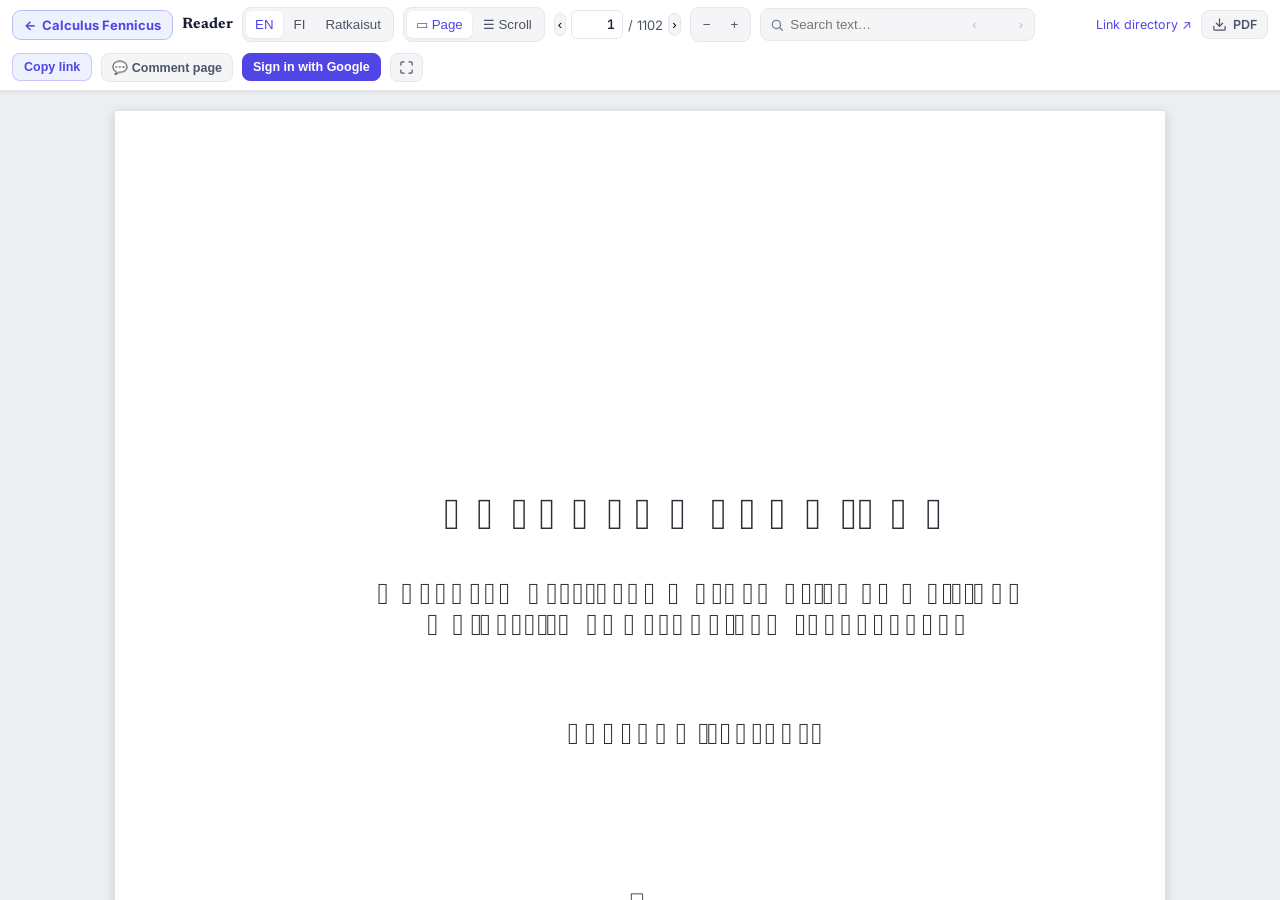
<file: viewer.html>
<!DOCTYPE html>
<html lang="en">
<head>
<meta charset="UTF-8">
<meta name="viewport" content="width=device-width, initial-scale=1">
<title>Calculus Fennicus — reader</title>
<meta name="description" content="Embedded, deep-linkable reader for Calculus Fennicus (Finnish and English PDFs). Page or continuous view, full-text search, and links to any section, theorem or definition by its LaTeX label.">
<link rel="preconnect" href="https://fonts.googleapis.com"><link rel="preconnect" href="https://fonts.gstatic.com" crossorigin>
<link href="https://fonts.googleapis.com/css2?family=Inter:wght@400;500;600;700&family=Newsreader:wght@600;700&family=JetBrains+Mono:wght@400;500&display=swap" rel="stylesheet">
<link rel="preconnect" href="https://accounts.google.com">
<link rel="stylesheet" href="reader/reader.css?v=20261125-1649">
<script src="reader/config.js?v=20261125-1649"></script>
<style>
:root{--bg:#eceef1;--chrome:#fff;--chrome-2:#f5f5f7;--ink:#1a1f36;--soft:#4a5568;--muted:#718096;--border:#e5e7eb;--accent:#4f46e5;--accent-soft:#eef2ff;--warn:#d97706;--sh:0 1px 3px rgba(15,23,42,.08)}
[data-theme=slate]{--bg:#0b1020;--chrome:#161b22;--chrome-2:#1e242c;--ink:#e7ecf2;--soft:#cbd5e1;--muted:#94a3b8;--border:#2a323c;--accent:#818cf8;--accent-soft:rgba(129,140,248,.16);--sh:0 1px 3px rgba(0,0,0,.4)}
*{box-sizing:border-box}
html,body{height:100%}
body{margin:0;background:var(--bg);color:var(--ink);font-family:"Inter",-apple-system,BlinkMacSystemFont,"Segoe UI",sans-serif;display:flex;flex-direction:column;overflow:hidden}
a{color:var(--accent);text-decoration:none}
.vtop{flex:0 0 auto;display:flex;align-items:center;gap:9px;flex-wrap:wrap;padding:7px 12px;background:var(--chrome);border-bottom:1px solid var(--border);box-shadow:var(--sh);z-index:5}
.back{display:inline-flex;align-items:center;gap:6px;font-weight:700;font-size:13px;color:var(--accent);background:var(--accent-soft);border:1px solid color-mix(in srgb,var(--accent) 30%,transparent);border-radius:9px;padding:6px 11px}
.title{font-family:"Newsreader",Georgia,serif;font-weight:700;font-size:15px;white-space:nowrap}
.spacer{flex:1 1 auto}
.seg{display:inline-flex;align-items:center;gap:2px;background:var(--chrome-2);border:1px solid var(--border);border-radius:9px;padding:3px}
.seg button{border:0;background:transparent;color:var(--soft);font:600 12.5px/1 inherit;padding:6px 9px;border-radius:6px;cursor:pointer;display:inline-flex;align-items:center;gap:5px}
.seg button.active{background:var(--chrome);color:var(--accent);box-shadow:var(--sh)}
.seg button:disabled{opacity:.4;cursor:default}
.pagebox{display:inline-flex;align-items:center;gap:5px;font-size:13px;color:var(--soft)}
.pagebox input{width:52px;text-align:right;font:600 13px "JetBrains Mono",monospace;border:1px solid var(--border);border-radius:6px;padding:5px 7px;background:var(--chrome);color:var(--ink)}
.search{display:inline-flex;align-items:center;gap:4px;background:var(--chrome-2);border:1px solid var(--border);border-radius:9px;padding:2px 4px 2px 9px;min-width:170px}
.search svg{width:14px;height:14px;color:var(--muted);flex:0 0 auto}
.search input{border:0;background:transparent;color:var(--ink);font:500 13px inherit;padding:6px 2px;width:100%;outline:none}
.search .sbtn{border:0;background:transparent;color:var(--soft);cursor:pointer;font-size:13px;padding:5px 7px;border-radius:6px}
.search .sbtn:disabled{opacity:.35;cursor:default}
.search .scount{font-size:11.5px;color:var(--muted);white-space:nowrap;padding:0 3px;min-width:20px;text-align:center}
.loc{font-size:12.5px;color:var(--muted);max-width:26ch;overflow:hidden;text-overflow:ellipsis;white-space:nowrap}
.loc b{color:var(--soft)}
.copybtn{font-weight:600;font-size:12.5px;color:var(--accent);background:var(--accent-soft);border:1px solid color-mix(in srgb,var(--accent) 25%,transparent);border-radius:8px;padding:6px 11px;cursor:pointer}
.iconbtn{display:inline-flex;align-items:center;justify-content:center;gap:6px;font-weight:600;font-size:12.5px;color:var(--soft);background:var(--chrome-2);border:1px solid var(--border);border-radius:8px;padding:6px 10px;cursor:pointer;text-decoration:none}
.iconbtn:hover{color:var(--accent);border-color:color-mix(in srgb,var(--accent) 35%,transparent)}
.iconbtn svg{width:15px;height:15px;fill:none;stroke:currentColor;stroke-width:2;stroke-linecap:round;stroke-linejoin:round}
#stage{flex:1 1 auto;overflow:auto;padding:20px 0 60px;overflow-anchor:none;scroll-behavior:smooth}
#pages{margin:0 auto;display:flex;flex-direction:column;align-items:center;gap:14px;overflow-anchor:none}
.page{position:relative;background:#fff;box-shadow:0 2px 12px rgba(15,23,42,.16);border-radius:2px;overflow-anchor:none}
.page canvas{display:block;border-radius:2px}
.page .ph{position:absolute;inset:0;display:flex;align-items:center;justify-content:center;color:#c2c8d2;font:500 13px "JetBrains Mono",monospace}
.page.flash::after{content:"";position:absolute;inset:0;box-shadow:0 0 0 3px var(--accent) inset;border-radius:2px;pointer-events:none;animation:fade 2.4s forwards}
@keyframes fade{0%,50%{opacity:1}100%{opacity:0}}
.hl{position:absolute;background:rgba(255,206,0,.45);border-radius:2px;pointer-events:none;mix-blend-mode:multiply;z-index:1}
.hl.cur{background:rgba(255,145,0,.55)}
/* selectable text layer (transparent glyphs positioned over the canvas) */
.page .textLayer{position:absolute;inset:0;overflow:clip;line-height:1;text-align:initial;transform-origin:0 0;z-index:2;forced-color-adjust:none;text-size-adjust:none;-webkit-text-size-adjust:none}
.page .textLayer span,.page .textLayer br{position:absolute;white-space:pre;cursor:text;transform-origin:0 0;color:transparent}
.page .textLayer span.markedContent{top:0;height:0}
.page .textLayer .endOfContent{position:absolute;inset:0;z-index:-1;cursor:default;user-select:none}
.page .textLayer ::selection{background:rgba(79,70,229,.30)}
/* clickable internal/external links (transparent overlays over the canvas) */
.page .linkLayer{position:absolute;inset:0;z-index:3;pointer-events:none}
.page .linkLayer a{position:absolute;pointer-events:auto;cursor:pointer;border-radius:2px}
.page .linkLayer a:hover{background:rgba(79,70,229,.16);box-shadow:0 0 0 1px rgba(79,70,229,.35)}
.toast{position:fixed;bottom:22px;left:50%;transform:translateX(-50%) translateY(20px);background:var(--ink);color:var(--bg);font-size:13px;font-weight:600;padding:9px 16px;border-radius:20px;opacity:0;transition:.25s;pointer-events:none;z-index:9}
.toast.show{opacity:1;transform:translateX(-50%) translateY(0)}
.err{margin:40px auto;max-width:520px;background:var(--chrome);border:1px solid var(--border);border-radius:12px;padding:22px;font-size:14px;color:var(--soft)}
.loading{position:fixed;left:0;right:0;bottom:0;top:0;display:none;flex-direction:column;align-items:center;justify-content:center;gap:14px;background:color-mix(in srgb,var(--bg) 78%,transparent);backdrop-filter:blur(2px);z-index:6}
.loading.on{display:flex}
.loading .spin{width:34px;height:34px;border:3px solid var(--border);border-top-color:var(--accent);border-radius:50%;animation:spin .8s linear infinite}
@keyframes spin{to{transform:rotate(360deg)}}
.loading .lmsg{font-size:13.5px;font-weight:600;color:var(--soft)}
.loading .bar{width:190px;height:6px;background:var(--chrome-2);border:1px solid var(--border);border-radius:20px;overflow:hidden}
.loading .bar>i{display:block;height:100%;width:0;background:var(--accent);transition:width .2s}
.loading .bar.indet>i{width:35%;animation:indet 1.1s ease-in-out infinite}
@keyframes indet{0%{margin-left:-35%}100%{margin-left:100%}}
#fsbtn{padding:6px 8px}
/* solutions document: review badge + "Solutions" jump from a book chapter */
.review{display:inline-flex;align-items:center;gap:5px;font-size:11.5px;font-weight:700;letter-spacing:.04em;text-transform:uppercase;color:var(--warn);background:color-mix(in srgb,var(--warn) 14%,transparent);border:1px solid color-mix(in srgb,var(--warn) 35%,transparent);border-radius:20px;padding:4px 10px;white-space:nowrap;cursor:help}
.review[hidden],#solBtn[hidden],.seg button[hidden]{display:none}
#solBtn{color:var(--accent);background:var(--accent-soft);border-color:color-mix(in srgb,var(--accent) 30%,transparent)}
body.fs .back{display:none}
@media(max-width:900px){.title,.loc{display:none}}
@media(max-width:680px){.search{min-width:120px}}
</style>
</head>
<body>
<div class="vtop">
  <a class="back" href="index.html"><span>←</span> Calculus Fennicus</a>
  <span class="title">Reader</span>
  <div class="seg" role="group" aria-label="Document">
    <button id="doc-en" data-doc="en" class="active" onclick="app.setDoc('en')">EN</button>
    <button id="doc-fi" data-doc="fi" onclick="app.setDoc('fi')">FI</button>
    <button id="doc-ratkaisut-fi" data-doc="ratkaisut-fi" hidden onclick="app.setDoc('ratkaisut-fi')" title="Harjoitustehtävien ratkaisut (suomeksi, tarkastusversio) · Worked solutions to the exercises (Finnish, review version)">Ratkaisut</button>
  </div>
  <span class="review" id="reviewBadge" hidden title="Tarkastusversio: ratkaisut ovat vielä tarkastettavana. Jos huomaat virheen, jätä kommentti (💬). · Review version: the solutions are still being checked. If you spot an error, please leave a comment (💬).">Tarkastusversio</span>
  <div class="seg" role="group" aria-label="View mode">
    <button id="mode-single" class="active" onclick="app.setMode('single')" title="One page at a time">▭ Page</button>
    <button id="mode-cont" onclick="app.setMode('continuous')" title="Continuous scroll">☰ Scroll</button>
  </div>
  <div class="pagebox"><button class="seg" style="border:1px solid var(--border)" onclick="app.rel(-1)" aria-label="Previous page">‹</button>
    <input id="pageinput" inputmode="numeric" value="1" aria-label="Page"> <span id="pagetotal">/ –</span>
    <button class="seg" style="border:1px solid var(--border)" onclick="app.rel(1)" aria-label="Next page">›</button></div>
  <div class="seg"><button onclick="app.zoom(-1)" aria-label="Zoom out">−</button><button onclick="app.zoom(1)" aria-label="Zoom in">+</button></div>
  <div class="search" role="search">
    <svg viewBox="0 0 24 24" fill="none" stroke="currentColor" stroke-width="2.2" stroke-linecap="round"><circle cx="11" cy="11" r="7"></circle><line x1="21" y1="21" x2="16.65" y2="16.65"></line></svg>
    <input id="searchinput" type="search" placeholder="Search text…" autocomplete="off" aria-label="Search the book">
    <button class="sbtn" id="s-prev" onclick="app.searchStep(-1)" disabled aria-label="Previous match">‹</button>
    <span class="scount" id="s-count"></span>
    <button class="sbtn" id="s-next" onclick="app.searchStep(1)" disabled aria-label="Next match">›</button>
  </div>
  <span class="loc" id="loc"></span>
  <button class="iconbtn" id="solBtn" type="button" hidden onclick="app.openSolutions()">Solutions</button>
  <span class="spacer"></span>
  <a class="loc" href="links.html" style="color:var(--accent)">Link directory ↗</a>
  <a class="iconbtn" id="dlpdf" href="calculus-en.pdf" download title="Download this PDF to your device" onclick="app.trackDownload()">
    <svg viewBox="0 0 24 24" aria-hidden="true"><path d="M21 15v4a2 2 0 0 1-2 2H5a2 2 0 0 1-2-2v-4"></path><polyline points="7 10 12 15 17 10"></polyline><line x1="12" y1="15" x2="12" y2="3"></line></svg>PDF</a>
  <button class="copybtn" onclick="app.copyLink()">Copy link</button>
  <button class="iconbtn" id="cmtPage" type="button">💬 Comment page</button>
  <button class="iconbtn" id="ownerBtn" type="button" style="display:none" title="All readers' comments (owner)">🗂 <span id="ownerN" class="n">0</span></button>
  <div id="who"></div><div id="gbtn"></div>
  <button class="iconbtn" id="fsbtn" type="button" onclick="app.fullscreen()" title="Full screen (F)" aria-label="Full screen"><svg viewBox="0 0 24 24" aria-hidden="true"><path d="M8 3H5a2 2 0 0 0-2 2v3"></path><path d="M16 3h3a2 2 0 0 1 2 2v3"></path><path d="M8 21H5a2 2 0 0 1-2-2v-3"></path><path d="M16 21h3a2 2 0 0 0 2-2v-3"></path></svg></button>
</div>
<div id="stage"><div id="pages"></div><div class="err" id="err" style="display:none"></div></div>
<div class="loading" id="loading"><div class="spin"></div><div class="lmsg" id="loadmsg">Loading…</div><div class="bar indet" id="loadbarwrap"><i id="loadbar"></i></div></div>
<div class="toast" id="toast"></div>

<script type="module">
import * as pdfjsLib from './vendor/pdfjs/pdf.min.mjs';
pdfjsLib.GlobalWorkerOptions.workerSrc = './vendor/pdfjs/pdf.worker.min.mjs';

const CFG0 = window.CF_VIEWER_CONFIG || {};
const DOCS = {
  en: { pdf: ['calculus-en.pdf', '../en/calculus.pdf'], labels: 'labels-en.json', dests: 'dests-en.json', dl: 'Calculus-Fennicus-EN.pdf' },
  fi: { pdf: ['calculus-fi.pdf', '../fi/calculus.pdf'], labels: 'labels-fi.json', dests: 'dests-fi.json', dl: 'Calculus-Fennicus-FI.pdf' },
};
// Third document: the worked solutions (config.js `solutions`). Offered only when
// ratkaisut-map.json and the PDF exist (publish.mjs ships them together).
const SOLCFG = CFG0.solutions && CFG0.solutions.doc ? CFG0.solutions : null;
const SOL = SOLCFG ? SOLCFG.doc : null;
if (SOL) DOCS[SOL] = { pdf: SOLCFG.pdf || [SOL + '.pdf'], labels: (CFG0.labels || {})[SOL] || ('labels-' + SOL + '.json'), dests: (CFG0.dests || {})[SOL] || ('dests-' + SOL + '.json'), dl: 'Calculus-Fennicus-Ratkaisut-FI-tarkastusversio.pdf' };
// Anchor families: comments and deep-link targets carry over only within a family
// (fi <-> en share hyperref names; the solutions' names may collide but mean other things).
const family = (d) => (SOL && d === SOL) ? 'solutions' : 'book';
const ROMAN = ['', 'I', 'II', 'III', 'IV', 'V', 'VI', 'VII', 'VIII', 'IX', 'X', 'XI', 'XII', 'XIII', 'XIV', 'XV'];
const VQ = CFG0.buildVersion && CFG0.buildVersion !== 'dev' ? '?v=' + encodeURIComponent(CFG0.buildVersion) : '';
const sol = { available: false, map: {}, byFile: {}, ready: Promise.resolve(false), secCache: {} };
const $ = (id) => document.getElementById(id);
const stage = $('stage'), pagesEl = $('pages');
const st = {
  doc: 'en', pdf: null, pdfUrl: '', labels: {}, numPages: 0, curPage: 1,
  zoom: 0, pageOffset: 0, sections: [], target: null, secDests: null,
  mode: 'single', baseW: 612, baseH: 792,
  rendered: new Map(), tasks: new Map(), observer: null, renderId: 0,
  textCache: new Map(), search: { q: '', matches: [], idx: -1, running: false },
};
try { st.mode = localStorage.getItem('cf_mode') === 'continuous' ? 'continuous' : 'single'; } catch (e) {}
const printed = (phys) => Math.max(1, phys - st.pageOffset);
const physical = (pr) => Math.min(st.numPages || 9999, pr + st.pageOffset);
const clampP = (p) => Math.max(1, Math.min(st.numPages, p));

// ---------- Reader adapter: the small API reader/{anchors,auth,comments,owner}.js build on ----------
// Same surface as the PhD reader's window.Reader (onPainted / cmtLayer / pageOfNode / …) so those
// modules port almost verbatim. Ready when the first edition has loaded; 'doc' fires on each switch.
const painted = [], bus = {};
let UI_LANG = 'en';
try { const l = localStorage.getItem('cf_lang'); UI_LANG = l ? (l === 'fi' ? 'fi' : 'en') : (String(navigator.language || '').toLowerCase().startsWith('fi') ? 'fi' : 'en'); } catch (e) {}
const Reader = {
  cfg: window.CF_VIEWER_CONFIG || {}, ready: null, uiLang: UI_LANG,
  get book() { return (window.CF_VIEWER_CONFIG || {}).book || 'cf1'; },
  get doc() { return st.doc; }, get numPages() { return st.numPages; }, get labels() { return st.labels; }, get pdf() { return st.pdf; },
  currentPage: () => st.curPage, printed, physical,
  pageEl(n) { if (st.mode === 'single') return n === st.curPage ? $('single-page') : null; return pagesEl.querySelector('.page[data-page="' + n + '"]'); },
  pageOfNode(node) {
    let el = node && node.nodeType === 3 ? node.parentElement : node;
    while (el && el !== pagesEl) { if (el.classList && el.classList.contains('page')) return st.mode === 'single' ? st.curPage : (+el.dataset.page || 0); el = el.parentElement; }
    return 0;
  },
  cmtLayer(n) { const el = Reader.pageEl(n); return el ? el.querySelector('.cmt') : null; },
  isRendered(n) { const el = Reader.pageEl(n); return !!(el && el.dataset.rendered); },
  onPainted(cb) { painted.push(cb); },
  on(name, cb) { (bus[name] = bus[name] || []).push(cb); },
  emit(name, data) { for (const cb of bus[name] || []) { try { cb(data || {}); } catch (e) {} } track(name, data); },
  goToPage: (n) => goToPage(n, true),
  async scrollToFraction(n, fy) {
    n = clampP(n); st.target = { page: printed(n) };
    await goToPage(n, false); clearTimeout(st._re);
    const el = Reader.pageEl(n); if (!el) return;
    const h = el.offsetHeight || Math.round(st.baseH * scaleFor(st.baseW));
    const y = (st.mode === 'single' ? 0 : el.offsetTop) + h * (fy || 0);
    stage.scrollTo({ top: Math.max(0, y - stage.clientHeight / 3), behavior: 'smooth' });
    writeHash();
  },
  setDoc: (d) => app.setDoc(d),
  toast: (m) => toast(m),
  family, solutionsDoc: SOL,
  get docs() { return Object.keys(DOCS); },
};
window.Reader = Reader;

// MyPublicAnalytics — the beacon (window.mypa) is inlined into this page only in
// the published build, so track() is a silent no-op locally. `embedded` marks
// events fired while the reader runs inside the landing-page iframe.
const EMBEDDED = (function () { try { return window.self !== window.top; } catch (e) { return true; } })();
function track(ev, extra) { try { if (window.mypa && window.mypa.send) window.mypa.send(ev, Object.assign({ page: 'viewer', doc: st.doc, embedded: EMBEDDED }, extra || {})); } catch (e) {} }
function toast(m) { const t = $('toast'); t.textContent = m; t.classList.add('show'); setTimeout(() => t.classList.remove('show'), 1700); }
const LOADMSG = { en: 'Loading the English edition…', fi: 'Loading the Finnish edition…' };
if (SOL) LOADMSG[SOL] = 'Loading the solutions (Finnish)…';
function setLoading(on, msg) {
  const l = $('loading'); if (!l) return;
  if (on) {
    const bar = document.querySelector('.vtop'); if (bar) l.style.top = Math.round(bar.getBoundingClientRect().bottom) + 'px';
    $('loadmsg').textContent = msg || 'Loading…'; $('loadbar').style.width = '0%'; $('loadbarwrap').classList.add('indet');
    l.classList.add('on');
  } else l.classList.remove('on');
}
function setLoadProgress(loaded, total) {
  const w = $('loadbarwrap'); if (!w) return;
  if (total && total > 0) { w.classList.remove('indet'); $('loadbar').style.width = Math.min(99, Math.round(loaded / total * 100)) + '%'; }
}
function showErr(h) { const e = $('err'); e.style.display = 'block'; e.innerHTML = h; }
async function pickUrl(cands) { for (const u of cands) { try { const r = await fetch(u, { method: 'HEAD' }); if (r.ok) return u; } catch (e) {} } return cands[0]; }

function scaleFor(unscaledW) {
  const avail = Math.min(stage.clientWidth - 40, 1050);
  return (avail / unscaledW) * Math.pow(1.14, st.zoom);
}

// ---------- deep-link resolution ----------
async function resolveDestPage(name) { try { const d = await st.pdf.getDestination(name); if (!d) return null; return (await st.pdf.getPageIndex(d[0])) + 1; } catch (e) { return null; } }
async function computeOffset() {
  st.pageOffset = 0;
  for (const k in st.labels) { const L = st.labels[k]; if ((L.kind === 'section' || L.kind === 'chapter') && L.dest && L.page > 0) { const ph = await resolveDestPage(L.dest); if (ph) { st.pageOffset = ph - L.page; return; } } }
}
function nearestSection(phys) { const pr = phys - st.pageOffset; let best = null; for (const s of st.sections) { if (s.page <= pr) best = s; else break; } return best; }
function updateLoc(meta) { const L = meta || nearestSection(st.curPage); $('loc').innerHTML = L ? ('<b>§' + (L.ref || '') + '</b> ' + (L.title || '')) : ''; updateSolBtn(); }

// ---------- solutions: availability, book chapter -> solutions chapter ----------
async function firstExisting(cands) { for (const u of cands) { try { const r = await fetch(u, { method: 'HEAD' }); if (r.ok) return u; } catch (e) {} } return null; }
function initSolutions() {
  if (!SOL) return;
  sol.ready = (async () => {
    try { const r = await fetch(SOLCFG.map + VQ, { cache: 'no-cache' }); if (!r.ok) return false; sol.map = await r.json(); } catch (e) { return false; }
    if (!(await firstExisting(DOCS[SOL].pdf))) return false;
    for (const ref in sol.map) sol.byFile[sol.map[ref]] = ref;
    sol.available = true;
    const b = $('doc-' + SOL); if (b) b.hidden = false;
    if (family(st.doc) === 'book') loadSecDests(st.doc);
    return true;
  })();
}
// Book chapter boundaries from the destination table: section.P.S -> "ROMAN(P).S";
// chapter.P (part title pages) resets to none.
function loadSecDests(doc) {
  const apply = (l) => { if (st.doc === doc) { st.secDests = l; updateSolBtn(); } };
  if (sol.secCache[doc]) { apply(sol.secCache[doc]); return; }
  fetch(DOCS[doc].dests + VQ).then(r => r.ok ? r.json() : {}).then(raw => {
    const l = [];
    for (const name in raw) {
      let m = /^section\.(\d+)\.(\d+)$/.exec(name);
      if (m) { l.push([raw[name][0], raw[name][1], (ROMAN[+m[1]] || m[1]) + '.' + m[2]]); continue; }
      if (/^chapter\.\d+$/.test(name)) l.push([raw[name][0], raw[name][1], null]);
    }
    l.sort((a, b) => a[0] - b[0] || a[1] - b[1]);
    sol.secCache[doc] = l; apply(l);
  }).catch(() => {});
}
function curBookRef() {
  if (st.secDests) { let best = null; for (const s of st.secDests) { if (s[0] <= st.curPage) best = s; else break; } return best ? best[2] : null; }
  const L = nearestSection(st.curPage); return L && L.kind === 'section' ? L.ref : null;
}
function updateSolBtn() {
  const b = $('solBtn'); if (!b) return;
  const ref = sol.available && family(st.doc) === 'book' ? curBookRef() : null;
  const file = ref ? sol.map[ref] : null;
  b.hidden = !file;
  if (!file) return;
  b.dataset.ref = ref; b.dataset.file = file;
  b.textContent = (UI_LANG === 'fi' ? 'Ratkaisut' : 'Solutions') + ' · ' + ref;
  b.title = 'Luvun ' + ref + ' harjoitustehtävien ratkaisut (suomeksi, tarkastusversio) · Worked solutions to the exercises of §' + ref + ' (Finnish, review version)';
}
// The solutions' chapter labels are R-<file>; give them section kind + the book ref
// so the location line, page offset and chapter navigation work as in the book.
function normalizeSolLabels() {
  const secs = [];
  for (const k in st.labels) {
    if (!/^R-/.test(k)) continue;
    const file = k.slice(2), ref = sol.byFile[file];
    const ex = ref ? null : /^(.+)-(\d+)$/.exec(file);   // exercise label R-<file>-<N>
    if (ex && sol.byFile[ex[1]]) { st.labels[k] = Object.assign({}, st.labels[k], { ref: sol.byFile[ex[1]], title: 'Tehtävä ' + ex[2] }); continue; }
    if (!ref) continue;
    const L = st.labels[k] = Object.assign({}, st.labels[k]);
    if (L.kind !== 'section' && L.kind !== 'chapter') L.kind = 'section';
    if (!L.ref || /^[\d.]*$/.test(L.ref) && L.ref !== ref) L.ref = ref;
    try { if (/[ÃÂ]/.test(L.title || '')) L.title = decodeURIComponent(escape(L.title)); } catch (e) {}   // gen-labels reads .aux as latin1
    // The typeset chapter heading is a link macro: \kirjalinkki… {dest}{VI.2\ \ Title} → keep the title only.
    L.title = String(L.title || '').replace(/^\\kirjalinkki[a-zA-Z]*\s*\{[^}]*\}\{([\s\S]*)\}$/, '$1').replace(/\\ /g, ' ').replace(/^\s*[IVXLA]+\.\d+\s+/, '');
    L.title = L.title.replace(/\$/g, '').replace(/\\([a-zA-Z]+)/g, '$1').replace(/\s+/g, ' ').trim();
    L._key = k; secs.push(L);
  }
  return secs.sort((a, b) => a.page - b.page);
}
// Counterpart when switching between families: book §ref <-> solutions chapter R-<file>.
function counterpart(from, to) {
  if (!sol.available || family(from) === family(to)) return null;
  if (to === SOL) { const ref = curBookRef(); const f = ref && sol.map[ref]; return f ? { label: 'R-' + f } : null; }
  const L = nearestSection(st.curPage); const ref = L && L._key ? sol.byFile[L._key.slice(2)] : null;
  const m = ref && /^([IVX]+)\.(\d+)$/.exec(ref);
  return m && ROMAN.indexOf(m[1]) > 0 ? { dest: 'section.' + ROMAN.indexOf(m[1]) + '.' + m[2] } : null;
}
// A URL link inside a PDF that points at this reader (siteBaseUrls or this page):
// returns its hash so it opens in place (document switch, no page load), else null.
function readerHash(url) {
  let u; try { u = new URL(url, location.href); } catch (e) { return null; }
  if (!/(^|\/)viewer\.html$/.test(u.pathname) || !u.hash) return null;
  const dir = (p) => p.replace(/viewer\.html$/, '');
  const here = location.origin + dir(location.pathname);
  const bases = (CFG0.siteBaseUrls || []).concat([here]).map(b => b.replace(/\/?$/, '/'));
  return bases.includes(u.origin + dir(u.pathname)) ? u.hash : null;
}
function goHash(hash) {
  if (location.hash === hash) onHashChange(); else location.hash = hash;   // history entry → Back returns
}

function parseHash() {
  const h = new URLSearchParams((location.hash || '').replace(/^#/, ''));
  const doc = DOCS[h.get('doc')] ? h.get('doc') : 'en';
  const label = h.get('label'), dest = h.get('dest'), page = parseInt(h.get('page'), 10);
  let target = null; if (label) target = { label }; else if (dest) target = { dest }; else if (page) target = { page };
  return { doc, target };
}
function writeHash() { const t = st.target || {}; const p = new URLSearchParams(); p.set('doc', st.doc); if (t.label) p.set('label', t.label); else if (t.dest) p.set('dest', t.dest); else p.set('page', String(t.page || printed(st.curPage))); history.replaceState(null, '', '#' + p.toString()); }

// ---------- loading ----------
async function loadDoc(doc) {
  st.doc = doc;
  document.querySelectorAll('.seg button[data-doc]').forEach(b => b.classList.toggle('active', b.dataset.doc === doc));
  const rb = $('reviewBadge'); if (rb) rb.hidden = !(doc === SOL && SOLCFG.review);
  st.secDests = null;
  setLoading(true, LOADMSG[doc] || 'Loading…');
  st.textCache.clear(); clearSearch();
  try { st.labels = await (await fetch(DOCS[doc].labels)).json(); } catch (e) { st.labels = {}; }
  if (st.pdf) { try { await st.pdf.destroy(); } catch (e) {} }
  const url = await pickUrl(DOCS[doc].pdf);
  st.pdfUrl = url;
  const dl = $('dlpdf'); if (dl) { dl.href = url; dl.setAttribute('download', DOCS[doc].dl); }
  const task = pdfjsLib.getDocument({ url, disableAutoFetch: true, disableStream: false });
  task.onProgress = (p) => { if (p) setLoadProgress(p.loaded, p.total); };
  try { st.pdf = await task.promise; }
  catch (e) { setLoading(false); showErr(`Could not load the PDF (<code>${url}</code>).<br>Locally, run <code>make ${doc}</code> first, or use the published site.`); return false; }
  st.numPages = st.pdf.numPages;
  const vp1 = (await st.pdf.getPage(1)).getViewport({ scale: 1 });
  st.baseW = vp1.width; st.baseH = vp1.height;
  st.sections = doc === SOL ? normalizeSolLabels()
    : Object.keys(st.labels).map(k => st.labels[k]).filter(L => L.kind === 'section' || L.kind === 'chapter').sort((a, b) => a.page - b.page);
  if (sol.available && family(doc) === 'book') loadSecDests(doc);
  await computeOffset();
  $('pagetotal').textContent = '/ ' + printed(st.numPages);
  buildStage();
  Reader.emit('doc', { doc });
  return true;
}

// ---------- rendering (shared .page element with canvas + highlights) ----------
async function renderInto(el, phys) {
  phys = clampP(phys);
  const rid = ++st.renderId; el._rid = rid;
  const page = await st.pdf.getPage(phys);
  if (el._rid !== rid && st.mode === 'single') return;
  const scale = scaleFor(st.baseW);
  const dpr = Math.min(window.devicePixelRatio || 1, 2);
  const vp = page.getViewport({ scale });
  const canvas = document.createElement('canvas');
  canvas.width = Math.floor(vp.width * dpr); canvas.height = Math.floor(vp.height * dpr);
  canvas.style.width = Math.floor(vp.width) + 'px'; canvas.style.height = Math.floor(vp.height) + 'px';
  const ctx = canvas.getContext('2d', { alpha: false });
  const task = page.render({ canvasContext: ctx, viewport: vp, transform: dpr !== 1 ? [dpr, 0, 0, dpr, 0, 0] : null });
  st.tasks.set(phys, task);
  try { await task.promise; } catch (e) { return; } finally { st.tasks.delete(phys); }
  if (el._rid !== rid && st.mode === 'single') return;
  el.style.width = Math.floor(vp.width) + 'px'; el.style.height = Math.floor(vp.height) + 'px';
  el.innerHTML = ''; el.appendChild(canvas); el.dataset.rendered = '1';
  const cmt = document.createElement('div'); cmt.className = 'cmt'; el.appendChild(cmt);   // comment markers (reader/*.js)
  if (st.search.q) await drawHighlights(el, page, vp, phys);
  await addTextLayer(el, page, vp, scale, rid);
  await addLinkLayer(el, page, vp, rid);
  if (el._rid === rid || st.mode !== 'single') for (const cb of painted) { try { cb(phys, el, cmt); } catch (e) {} }
}
// selectable/copyable text layer via PDF.js
async function addTextLayer(el, page, vp, scale, rid) {
  try {
    const div = document.createElement('div'); div.className = 'textLayer';
    div.style.setProperty('--scale-factor', scale);
    div.style.setProperty('--total-scale-factor', scale);
    const tl = new pdfjsLib.TextLayer({ textContentSource: page.streamTextContent({ includeMarkedContent: true }), container: div, viewport: vp });
    await tl.render();
    if (el._rid === rid || st.mode !== 'single') el.appendChild(div);
  } catch (e) {}
}
// clickable link layer: internal destinations resolve via our own navigation
async function destToPhysical(dest) {
  try { const d = typeof dest === 'string' ? await st.pdf.getDestination(dest) : dest; if (!d) return null; return (await st.pdf.getPageIndex(d[0])) + 1; } catch (e) { return null; }
}
async function addLinkLayer(el, page, vp, rid) {
  try {
    const annots = await page.getAnnotations({ intent: 'display' });
    const links = annots.filter(a => a.subtype === 'Link' && (a.dest || a.url));
    if (!links.length) return;
    const layer = document.createElement('div'); layer.className = 'linkLayer';
    for (const a of links) {
      const r = vp.convertToViewportRectangle(a.rect);
      const left = Math.min(r[0], r[2]), top = Math.min(r[1], r[3]);
      const w = Math.abs(r[2] - r[0]), h = Math.abs(r[3] - r[1]);
      const link = document.createElement('a');
      link.style.cssText = `left:${left}px;top:${top}px;width:${w}px;height:${h}px`;
      const rh = a.url ? readerHash(a.url) : null;
      if (rh) {   // link into this reader (e.g. solutions -> book): switch document in place
        link.href = rh; link.title = a.url;
        link.addEventListener('click', (ev) => { ev.preventDefault(); track('viewer_link', { to: rh.slice(0, 200) }); goHash(rh); });
      }
      else if (a.url) { link.href = a.url; link.target = EMBEDDED ? '_top' : '_blank'; link.rel = 'noopener'; link.title = a.url; }
      else {
        link.href = '#';
        link.addEventListener('click', async (ev) => {
          ev.preventDefault();
          const p = await destToPhysical(a.dest);
          if (p) { st.target = { page: printed(p) }; await goToPage(p, true); writeHash(); }
        });
      }
      layer.appendChild(link);
    }
    if (el._rid === rid || st.mode !== 'single') el.appendChild(layer);
  } catch (e) {}
}
async function drawHighlights(el, page, vp, phys) {
  el.querySelectorAll('.hl').forEach(n => n.remove());
  const q = st.search.q; if (!q) return;
  const isCur = st.search.cur === phys;
  const tc = await page.getTextContent();
  for (const it of tc.items) {
    const s = (it.str || '').toLowerCase(); if (!s.includes(q)) continue;
    const tx = pdfjsLib.Util.transform(vp.transform, it.transform);
    const fh = Math.hypot(tx[2], tx[3]); const w = (it.width || 0) * vp.scale;
    const d = document.createElement('div'); d.className = 'hl' + (isCur ? ' cur' : '');
    d.style.cssText = `left:${tx[4]}px;top:${tx[5] - fh}px;width:${Math.max(w, 6)}px;height:${fh * 1.12}px`;
    el.appendChild(d);
  }
}

function buildStage() {
  if (st.observer) { st.observer.disconnect(); st.observer = null; }
  st.rendered.clear();
  pagesEl.innerHTML = '';
  $('mode-single').classList.toggle('active', st.mode === 'single');
  $('mode-cont').classList.toggle('active', st.mode === 'continuous');
  if (st.mode === 'single') {
    const el = document.createElement('div'); el.className = 'page'; el.id = 'single-page';
    el.style.width = Math.round(st.baseW * scaleFor(st.baseW)) + 'px'; el.style.height = Math.round(st.baseH * scaleFor(st.baseW)) + 'px';
    pagesEl.appendChild(el);
  } else {
    const s = scaleFor(st.baseW), w = Math.round(st.baseW * s), h = Math.round(st.baseH * s);
    const frag = document.createDocumentFragment();
    for (let i = 1; i <= st.numPages; i++) {
      const d = document.createElement('div'); d.className = 'page'; d.dataset.page = i;
      d.style.width = w + 'px'; d.style.height = h + 'px'; d.innerHTML = '<div class="ph">' + printed(i) + '</div>';
      frag.appendChild(d);
    }
    pagesEl.appendChild(frag);
    st.observer = new IntersectionObserver(onIntersect, { root: stage, rootMargin: '800px 0px' });
    pagesEl.querySelectorAll('.page').forEach(n => st.observer.observe(n));
  }
}
function onIntersect(entries) {
  for (const e of entries) {
    const i = +e.target.dataset.page;
    if (e.isIntersecting) { if (!st.rendered.has(i)) { st.rendered.set(i, 1); renderInto(e.target, i); } }
    else if (st.rendered.has(i)) { const t = st.tasks.get(i); if (t) try { t.cancel(); } catch (x) {} el_reset(e.target, i); st.rendered.delete(i); }
  }
}
function el_reset(el, i) { el.innerHTML = '<div class="ph">' + printed(i) + '</div>'; el.style.height = Math.round(st.baseH * scaleFor(st.baseW)) + 'px'; delete el.dataset.rendered; }
function updateCurFromScroll() {
  if (st.mode !== 'continuous') return;
  const first = pagesEl.querySelector('.page'); if (!first) return;
  const stride = Math.round(st.baseH * scaleFor(st.baseW)) + 14;
  let p = clampP(Math.floor((stage.scrollTop + 60 - first.offsetTop) / stride) + 1);
  if (p !== st.curPage) { st.curPage = p; $('pageinput').value = printed(p); if (!st.target || st.target.page) { updateLoc(); writeHashPage(); } }
}
function writeHashPage() { if (st.target && (st.target.label || st.target.dest)) return; st.target = { page: printed(st.curPage) }; writeHash(); }

// ---------- navigation ----------
async function goToPage(phys, flash) {
  phys = clampP(phys); st.curPage = phys; $('pageinput').value = printed(phys); updateLoc();
  if (st.mode === 'single') {
    const el = $('single-page'); await renderInto(el, phys);
    stage.scrollTop = 0;
    if (flash) { el.classList.remove('flash'); void el.offsetWidth; el.classList.add('flash'); }
  } else {
    const el = pagesEl.querySelector(`.page[data-page="${phys}"]`); if (!el) return;
    if (!st.rendered.has(phys)) { st.rendered.set(phys, 1); renderInto(el, phys); }
    el.scrollIntoView({ behavior: 'smooth', block: 'start' });
    if (flash) { el.classList.remove('flash'); void el.offsetWidth; el.classList.add('flash'); }
    clearTimeout(st._re); st._re = setTimeout(() => { el.scrollIntoView({ block: 'start' }); st.curPage = phys; $('pageinput').value = printed(phys); }, 700);
  }
}
async function goTarget(target) {
  if (!target) { await goToPage(st.curPage, false); return; }
  st.target = target;
  let page = null, meta = null;
  if (target.label && st.labels[target.label]) { meta = st.labels[target.label]; page = (await resolveDestPage(meta.dest)) || physical(meta.page); }
  else if (target.dest) { page = await resolveDestPage(target.dest); }
  else if (target.page) { page = physical(target.page); }
  else if (target.label) { page = await resolveDestPage(target.label); }   // label not in the table: try it as a named destination
  if (!page) { track('viewer_deeplink', { target: target.label || target.dest || target.page, found: false }); toast('Target not found'); return false; }
  if (target.label || target.dest) track('viewer_deeplink', { target: target.label || target.dest, ref: meta && meta.ref, kind: meta && meta.kind, dpage: printed(page), found: true });
  await goToPage(page, true); if (meta) updateLoc(meta); writeHash();
  return true;
}

// ---------- search ----------
async function pageText(phys) {
  if (st.textCache.has(phys)) return st.textCache.get(phys);
  let t = '';
  try { const c = await (await st.pdf.getPage(phys)).getTextContent(); t = c.items.map(i => i.str).join(' ').toLowerCase(); } catch (e) {}
  st.textCache.set(phys, t); return t;
}
function clearSearch() {
  st.search = { q: '', cur: null, _t: (st.search && st.search._t) || 0 };
  $('s-count').textContent = ''; $('s-prev').disabled = true; $('s-next').disabled = true;
  pagesEl.querySelectorAll('.hl').forEach(n => n.remove());
}
// Lazy scan: find the next page (in direction dir, wrapping) whose text contains
// the query, starting from startPhys. Returns page, null (none), or -2 (superseded).
async function findFrom(startPhys, dir) {
  const n = st.numPages, tok = st.search._t;
  for (let k = 0; k < n; k++) {
    if (st.search._t !== tok) return -2;
    const p = (((startPhys - 1 + dir * k) % n) + n) % n + 1;
    if ((await pageText(p)).includes(st.search.q)) return p;
    if (k % 25 === 0) await new Promise(r => setTimeout(r));
  }
  return null;
}
async function doSearch(qraw) {
  const q = (qraw || '').trim().toLowerCase();
  if (!q) { clearSearch(); refreshVisibleHighlights(); return; }
  st.search.q = q; st.search.cur = null; st.search._t = (st.search._t || 0) + 1;
  $('s-count').textContent = '…';
  const p = await findFrom(st.curPage, 1);
  if (p === -2) return;
  track('viewer_search', { q: q.slice(0, 60), hit: p != null });
  if (p == null) { $('s-count').textContent = '0'; $('s-prev').disabled = $('s-next').disabled = true; toast('No matches'); return; }
  st.search.cur = p; $('s-prev').disabled = $('s-next').disabled = false;
  await showMatch(p);
}
async function stepMatch(dir) {
  if (!st.search.q || st.search.cur == null) return;
  st.search._t = (st.search._t || 0) + 1; $('s-count').textContent = '…';
  const p = await findFrom(st.search.cur + dir, dir);
  if (p === -2) return;
  if (p == null) { toast('No more matches'); return; }
  st.search.cur = p; await showMatch(p);
}
async function showMatch(p) {
  $('s-count').textContent = 'p ' + printed(p);
  await goToPage(p, false);
  refreshVisibleHighlights();
}
function refreshVisibleHighlights() {
  if (st.mode !== 'continuous') return;
  pagesEl.querySelectorAll('.page[data-rendered]').forEach(async el => {
    const phys = +el.dataset.page; const page = await st.pdf.getPage(phys);
    await drawHighlights(el, page, page.getViewport({ scale: scaleFor(st.baseW) }), phys);
  });
}

// ---------- controls ----------
window.app = {
  // Switch document. Within a family (EN <-> FI) the current label/dest target carries
  // over; across families (book <-> solutions) the matching chapter does, if any.
  async setDoc(doc, tgt) {
    if (!DOCS[doc]) return;
    if (doc === SOL && !(await sol.ready)) { toast('The solutions are not available'); return; }
    if (doc === st.doc) { if (tgt) await goTarget(tgt); return; }
    const from = st.doc, t = st.target, cur = st.curPage, cross = family(from) !== family(doc);
    const go = tgt || (cross ? counterpart(from, doc) : (t && (t.label || t.dest) ? t : null));
    if (!(await loadDoc(doc))) return;
    track('viewer_lang', { to: doc, from });
    if (!(go && await goTarget(go))) { await goToPage(cross ? 1 : Math.min(cur, st.numPages), false); st.target = { page: printed(st.curPage) }; writeHash(); }
    setLoading(false);
  },
  openSolutions() {
    const b = $('solBtn'); const f = b && b.dataset.file; if (!f) return;
    track('viewer_solutions', { from: st.doc, ref: b.dataset.ref, file: f });
    goHash('#doc=' + encodeURIComponent(SOL) + '&label=' + encodeURIComponent('R-' + f));
  },
  async setMode(m) { if (m === st.mode) return; st.mode = m; try { localStorage.setItem('cf_mode', m); } catch (e) {} track('viewer_mode', { mode: m }); const cur = st.curPage; buildStage(); await goToPage(cur, false); if (st.search.q && st.mode === 'continuous') refreshVisibleHighlights(); },
  rel(d) { st.target = null; goToPage(st.curPage + d, false).then(() => { st.target = { page: printed(st.curPage) }; writeHash(); }); },
  goto(v) { const n = parseInt(v, 10); if (n) { st.target = { page: n }; goToPage(physical(n), st.mode === 'single'); writeHash(); } },
  zoom(d) { st.zoom = Math.max(-3, Math.min(6, st.zoom + d)); const cur = st.curPage; buildStage(); goToPage(cur, false); if (st.search.q) setTimeout(refreshVisibleHighlights, 300); },
  searchStep(d) { stepMatch(d); },
  trackDownload() { track('viewer_download', { file: st.pdfUrl }); },
  fullscreen() {
    const de = document.documentElement;
    if (document.fullscreenElement || document.webkitFullscreenElement) { (document.exitFullscreen || document.webkitExitFullscreen).call(document); track('viewer_fullscreen', { on: false }); return; }
    const openTab = () => { track('viewer_fullscreen', { on: true, method: 'tab' }); window.open(location.href.split('#')[0] + location.hash, '_blank', 'noopener'); };
    const req = de.requestFullscreen || de.webkitRequestFullscreen;
    if (!req) { openTab(); return; }
    let p; try { p = req.call(de); } catch (e) { openTab(); return; }
    if (p && p.then) p.then(() => track('viewer_fullscreen', { on: true, method: 'api' }), openTab);
  },
  copyLink() { const u = location.href.split('#')[0] + location.hash; const t = st.target || {}; track('viewer_copylink', { target: t.label || t.dest || ('page ' + (t.page || printed(st.curPage))) }); navigator.clipboard?.writeText(u).then(() => toast('Link copied'), () => toast('Copy failed')); },
};
$('pageinput').addEventListener('change', (e) => app.goto(e.target.value));
let sdeb; $('searchinput').addEventListener('input', (e) => { clearTimeout(sdeb); const v = e.target.value; sdeb = setTimeout(() => doSearch(v), 350); });
$('searchinput').addEventListener('keydown', (e) => { if (e.key === 'Enter') { e.preventDefault(); if (st.search.q && st.search.cur != null) stepMatch(e.shiftKey ? -1 : 1); else doSearch(e.target.value); } });
document.addEventListener('keydown', (e) => {
  if (e.target.tagName === 'INPUT') return;
  if (e.key === 'ArrowRight' || e.key === 'PageDown') { if (st.mode === 'single') app.rel(1); }
  else if (e.key === 'ArrowLeft' || e.key === 'PageUp') { if (st.mode === 'single') app.rel(-1); }
  else if (e.key === '/') { e.preventDefault(); $('searchinput').focus(); }
  else if (e.key === 'f' && !e.metaKey && !e.ctrlKey && !e.altKey && e.target.tagName !== 'TEXTAREA') { app.fullscreen(); }
});
document.addEventListener('fullscreenchange', () => document.body.classList.toggle('fs', !!document.fullscreenElement));
let stcr; stage.addEventListener('scroll', () => { clearTimeout(stcr); stcr = setTimeout(updateCurFromScroll, 80); });
let rz; window.addEventListener('resize', () => { clearTimeout(rz); rz = setTimeout(() => { const c = st.curPage; buildStage(); goToPage(c, false); }, 200); });
async function onHashChange() { const { doc, target } = parseHash(); if (doc !== st.doc) await app.setDoc(doc, target); else goTarget(target); }
window.addEventListener('hashchange', onHashChange);
if (window.matchMedia && matchMedia('(prefers-color-scheme: dark)').matches) document.documentElement.setAttribute('data-theme', 'slate');

// When embedded in the landing-page iframe, break same-origin nav out to the
// top window so the whole tab navigates rather than the frame.
if (EMBEDDED) document.querySelectorAll('.vtop a[href]').forEach(a => { if (!a.target) a.target = '_top'; });

let readyResolve; Reader.ready = new Promise((r) => { readyResolve = r; });
initSolutions();
(async function () {
  let { doc, target } = parseHash();
  if (doc === SOL && !(await sol.ready)) { doc = 'fi'; target = null; setTimeout(() => toast('The solutions are not available'), 400); }
  if (!(await loadDoc(doc))) return;
  if (!(target && await goTarget(target))) { await goToPage(1, false); st.target = { page: 1 }; writeHash(); }
  setLoading(false);
  readyResolve(Reader);
  track('viewer_open', { deeplink: target ? (target.label || target.dest || ('page ' + target.page)) : null, fs: !!(document.documentElement.requestFullscreen || document.documentElement.webkitRequestFullscreen) });
})();

// ---------- comment layer (Google sign-in, composer, owner view) — reader/*.js ----------
(function bootComments() {
  const CFG = window.CF_VIEWER_CONFIG; if (!CFG || !CFG.site) return;
  const V = CFG.buildVersion && CFG.buildVersion !== 'dev' ? '?v=' + encodeURIComponent(CFG.buildVersion) : '';
  import('./reader/anchors.js' + V).then(async (m) => {
    const A = m.initAnchors(Reader, CFG); Reader.anchors = A;
    const [auth, cm, ow] = await Promise.all([import('./reader/auth.js' + V), import('./reader/comments.js' + V), import('./reader/owner.js' + V)]);
    auth.initAuth(CFG, UI_LANG);
    Reader.comments = cm.initComments(Reader, CFG, A, UI_LANG);
    Reader.owner = ow.initOwner(Reader, CFG, A, UI_LANG);
  }).catch((e) => console.warn('comment layer not loaded', e));
})();
</script>
<script>window.__MYPA_SITE__="calculus-fennicus";window.__MYPA_ENDPOINT__="https://mypa.longshoreforrest.workers.dev/collect";window.__MYPA_PAGE__="viewer";</script>
<script>
/*!
 * MyPublicAnalytics beacon — selainpuolen snippet.
 *
 * Lähetys:
 *   - 'pageview' automaattisesti sivun latautuessa
 *   - Custom-eventit: window.mypa.send('section_view', { section: 'experience' })
 *
 * Sivukohtainen perus-extra (valinnainen, aseta ennen latausta):
 *   window.__MYPA_EXTRA__ = { assignment: '0018' };   // liitetään joka eventtiin
 *
 * HUOM: lähetettävä `path` on pathname + search — location.hash EI koskaan
 * kulje mukana. Salatut sivut (MyAssistant) pitävät purkuavaimen juuri
 * #-osassa, joten avain ei päädy analytiikkaan.
 *
 * Käyttää navigator.sendBeacon() (eloonjäänti sivu-vaihdoksen yli) ja
 * fetch keepalive:n fallbackia.
 *
 * Self-tagging (oman vierailusi erottelu):
 *   Käy kerran sivulla URL:lla ?_mypa_self=1 → localStorageen tallentuu lippu,
 *   ja kaikki tulevat eventit lähetetään {self:true}. Pois: ?_mypa_self=0.
 */
(function () {
  if (typeof window === "undefined") return;
  if (window.mypa && window.mypa.__initialized) return;

  var SITE = window.__MYPA_SITE__ || "unknown";
  var ENDPOINT = window.__MYPA_ENDPOINT__ || "";
  var AUTO_EVENT = window.__MYPA_AUTO_EVENT__ || "pageview";

  if (!ENDPOINT) return;

  // Perus-extra, joka liitetään JOKAISEEN tämän sivun eventtiin. Julkaisija
  // asettaa tämän ennen beaconin latausta, esim. MyAssistantin salattu
  // raportti: window.__MYPA_EXTRA__ = { assignment: '0018', doc: 0 }.
  // Näin sivukohtainen identiteetti kulkee mukana ilman että polkuun tai
  // otsikkoon tarvitsee laittaa mitään sisällöstä kertovaa.
  var BASE_EXTRA = null;
  try {
    var be = window.__MYPA_EXTRA__;
    if (be && typeof be === "object") BASE_EXTRA = be;
  } catch (e) {}

  // Self-marker: URL-parametri tai localStorage-lippu.
  var SELF = false;
  try {
    var sp = new URLSearchParams(window.location.search);
    if (sp.get("_mypa_self") === "1") {
      try { localStorage.setItem("mypa_self", "1"); } catch (e) {}
    } else if (sp.get("_mypa_self") === "0") {
      try { localStorage.removeItem("mypa_self"); } catch (e) {}
    }
    try { SELF = localStorage.getItem("mypa_self") === "1"; } catch (e) {}
  } catch (e) {}

  function utm() {
    try {
      var p = new URLSearchParams(window.location.search);
      return {
        source: p.get("utm_source") || null,
        medium: p.get("utm_medium") || null,
        campaign: p.get("utm_campaign") || null,
      };
    } catch (e) {
      return { source: null, medium: null, campaign: null };
    }
  }

  // Käyttäjäidentiteetti (esim. Google Sign-In) jaetusta localStoragesta.
  // Kirjoitettu muotoon { email, name, sub, idToken, t }. Worker varmentaa
  // idTokenin RS256/JWKS:llä; user-kenttä on varauloskäynti (varmentamaton).
  var IDENTITY_KEY = window.__MYPA_IDENTITY_KEY__ || "unitas:identity";
  function identity() {
    try {
      var raw = localStorage.getItem(IDENTITY_KEY);
      if (!raw) return null;
      var o = JSON.parse(raw);
      if (!o || !o.email) return null;
      return o;
    } catch (e) {
      return null;
    }
  }

  // Korkean entropian UA Client Hints (tarkka laitemalli). Vain Chromium.
  // navigator.userAgentData.getHighEntropyValues on asynkroninen, joten
  // populoimme tämän kertaalleen ja liitämme sen kaikkiin lähetettäviin
  // eventteihin. resolveHighEntropy() kutsuu callbackin joka tapauksessa —
  // myös silloin kun rajapintaa ei ole tai se hylkää — jottei pageview jää
  // lähettämättä.
  var UACH = null;
  function resolveHighEntropy(cb) {
    try {
      var uad = navigator.userAgentData;
      if (uad && typeof uad.getHighEntropyValues === "function") {
        uad
          .getHighEntropyValues([
            "model",
            "platformVersion",
            "architecture",
            "bitness",
            "uaFullVersion",
          ])
          .then(function (he) {
            UACH = {
              model: he.model || null,
              platform_version: he.platformVersion || null,
              arch: he.architecture || null,
              bitness: he.bitness || null,
              full_version: he.uaFullVersion || null,
            };
          })
          .catch(function () {})
          .then(function () { cb(); });
        return;
      }
    } catch (e) {}
    cb();
  }

  function clientContext() {
    var ctx = {};
    try {
      ctx.screen_w = window.screen && screen.width || null;
      ctx.screen_h = window.screen && screen.height || null;
      ctx.viewport_w = window.innerWidth || null;
      ctx.viewport_h = window.innerHeight || null;
      ctx.dpr = window.devicePixelRatio || null;
      ctx.language = (navigator.language || "").slice(0, 16);
      ctx.languages = Array.isArray(navigator.languages)
        ? navigator.languages.slice(0, 4).join(",")
        : null;
      ctx.color_scheme =
        (window.matchMedia && matchMedia("(prefers-color-scheme: dark)").matches)
          ? "dark" : "light";
      ctx.tz =
        (Intl && Intl.DateTimeFormat &&
         new Intl.DateTimeFormat().resolvedOptions().timeZone) || null;
      ctx.tz_offset = -new Date().getTimezoneOffset();
      var c = navigator.connection || navigator.mozConnection || navigator.webkitConnection;
      if (c) {
        ctx.net_type = c.effectiveType || null;
        ctx.net_downlink = c.downlink || null;
        ctx.net_rtt = c.rtt || null;
        ctx.net_save_data = !!c.saveData;
      }
      ctx.touch = ("ontouchstart" in window) || (navigator.maxTouchPoints > 0);
      ctx.hardware_concurrency = navigator.hardwareConcurrency || null;
      ctx.device_memory = navigator.deviceMemory || null;
    } catch (e) {}
    return ctx;
  }

  function send(event, extra) {
    try {
      // Liitä client-konteksti pageview-eventtiin (kerran per session).
      var ev = event || "pageview";
      var enriched = Object.assign({}, BASE_EXTRA || {}, extra || {});
      if (ev === "pageview" || ev === "login_pageview") {
        Object.assign(enriched, clientContext());
      }
      var id = identity();
      var body = JSON.stringify({
        site: SITE,
        path: window.location.pathname + window.location.search,
        event: ev,
        referrer: document.referrer || "",
        utm: utm(),
        extra: Object.keys(enriched).length ? enriched : null,
        ch: UACH || undefined,
        self: SELF || undefined,
        user: id ? { email: id.email, name: id.name, sub: id.sub } : undefined,
        idToken: id && id.idToken ? id.idToken : undefined,
      });
      if (
        navigator.sendBeacon &&
        navigator.sendBeacon(
          ENDPOINT,
          new Blob([body], { type: "text/plain;charset=UTF-8" }),
        )
      ) {
        return;
      }
      fetch(ENDPOINT, {
        method: "POST",
        headers: { "content-type": "text/plain;charset=UTF-8" },
        body: body,
        keepalive: true,
        mode: "cors",
        credentials: "omit",
      }).catch(function () {});
    } catch (e) {}
  }

  function autoSend() {
    // Odota korkean entropian client hintit ennen ensimmäistä lähetystä, jotta
    // laitemalli ehtii mukaan. UACH jää talteen myös custom-eventtejä varten.
    resolveHighEntropy(function () { send(AUTO_EVENT); });
  }

  if (document.readyState === "complete" || document.readyState === "interactive") {
    autoSend();
  } else {
    document.addEventListener("DOMContentLoaded", autoSend);
  }

  window.mypa = { send: send, __initialized: true, __self: SELF };
})();

</script>
<script>
/*!
 * MyPublicAnalytics auto-instrument — generic behavioral tracking companion.
 *
 * Load this AFTER beacon/analytics.js. The beacon sends the automatic
 * 'pageview'; this adds the richer behavioral events the dashboard already
 * understands, WITHOUT any site-specific code:
 *
 *   - section_view   once per `section[id]` (or [data-section]) scrolled into view
 *   - nav_jump       clicks on same-origin page navigation (*.html links)
 *   - click          outbound links, mailto/tel, and PDF opens
 *   - engagement_end visible time + total time + max scroll % + sections seen,
 *                    sent on tab-hide / page-exit (checkpoint-safe)
 *
 * It is a no-op if the beacon (window.mypa) is not present, and never throws.
 * CV does its own bespoke instrumentation in script.js, so it does NOT load
 * this file — this is for sites (PhD, future) that just want sensible defaults.
 *
 * Optional config (set before this script runs):
 *   window.__MYPA_AUTO__ = { sections: true, nav: true, clicks: true, engagement: true,
 *                            hash: true };
 *
 * `hash: false` riisuu #-fragmentin kaikista lähetettävistä osoitteista. Käytä
 * sivustoilla, joilla fragmentti on salaisuus — esim. MyAssistantin salatut
 * raportit, joiden purkuavain on linkin #-osassa. Oletus (true) säilyttää
 * fragmentin, koska muilla sivustoilla se on merkityksellistä navigaatiotietoa.
 */
(function () {
  if (typeof window === "undefined" || typeof document === "undefined") return;
  if (window.__mypaAutoInit) return;
  window.__mypaAutoInit = true;

  var CFG = window.__MYPA_AUTO__ || {};
  var DO_SECTIONS    = CFG.sections    !== false;
  var DO_NAV         = CFG.nav         !== false;
  var DO_CLICKS      = CFG.clicks      !== false;
  var DO_ENGAGEMENT  = CFG.engagement  !== false;
  var KEEP_HASH      = CFG.hash        !== false;
  var PAGE = window.__MYPA_PAGE__ || null;

  // Riisu #-fragmentti kun se on salaisuus (KEEP_HASH === false).
  function safeUrl(s) {
    var v = String(s == null ? "" : s);
    return KEEP_HASH ? v : v.split("#")[0];
  }

  function send(event, extra) {
    try {
      if (window.mypa && window.mypa.send) {
        var e = extra || {};
        if (PAGE && e.page == null) e.page = PAGE;
        window.mypa.send(event, e);
      }
    } catch (err) { /* never break the page */ }
  }

  // ── section_view ───────────────────────────────────────────────────────────
  var sentSections = {};
  var seenCount = 0;
  function observeSections() {
    if (!DO_SECTIONS || typeof IntersectionObserver === "undefined") return;
    var nodes = document.querySelectorAll(
      "section[id], [data-section], article[id], h2[id], h3[id]"
    );
    if (!nodes.length) return;
    var io = new IntersectionObserver(function (entries) {
      entries.forEach(function (entry) {
        if (!entry.isIntersecting) return;
        var t = entry.target;
        var id = t.getAttribute("data-section") || t.id;
        if (!id || sentSections[id]) return;
        sentSections[id] = true;
        seenCount++;
        send("section_view", { section: String(id).slice(0, 80) });
      });
    }, { threshold: 0.25 });
    nodes.forEach(function (n) { io.observe(n); });
  }

  // ── nav_jump + click (outbound / pdf / contact) ─────────────────────────────
  function onClick(e) {
    try {
      var a = e.target && e.target.closest && e.target.closest("a[href]");
      if (!a) return;
      var href = a.getAttribute("href") || "";
      if (!href || href.charAt(0) === "#") return;            // in-page anchor
      var label = (a.textContent || "").trim().slice(0, 80);

      if (href.indexOf("mailto:") === 0) {
        if (DO_CLICKS) send("click", { target: "email", href: href.slice(0, 160) });
        return;
      }
      if (href.indexOf("tel:") === 0) {
        if (DO_CLICKS) send("click", { target: "phone", href: href.slice(0, 160) });
        return;
      }

      // Resolve to compare origins reliably.
      var url = null;
      try { url = new URL(href, window.location.href); } catch (e2) {}
      var external = url && url.origin !== window.location.origin;

      if (/\.pdf($|[?#])/i.test(href)) {
        if (DO_CLICKS) send("click", { target: "pdf", label: label, href: safeUrl(href).slice(0, 160) });
        return;
      }
      if (external) {
        if (DO_CLICKS) send("click", { target: "outbound", label: label, href: safeUrl(href).slice(0, 160) });
        return;
      }
      // Same-origin navigation to another page bundle (*.html) → nav_jump.
      if (DO_NAV && /\.html($|[?#])/i.test(href)) {
        var dest = url
          ? (url.pathname.split("/").pop() + (KEEP_HASH ? (url.hash || "") : ""))
          : safeUrl(href);
        send("nav_jump", { to: String(dest).slice(0, 120), label: label });
      }
    } catch (err) { /* ignore */ }
  }
  if (DO_NAV || DO_CLICKS) {
    document.addEventListener("click", onClick, true);
  }

  // ── engagement_end (visible time, total time, max scroll %, sections) ────────
  var startMs = nowMs();
  var visibleAccum = 0;
  var lastVisibleStart = document.visibilityState === "visible" ? nowMs() : 0;
  var maxScrollPct = 0;
  var sent = false;

  function nowMs() {
    try { return (performance && performance.now) ? performance.timeOrigin + performance.now() : +new Date(); }
    catch (e) { return +new Date(); }
  }
  function updateScrollDepth() {
    try {
      var sh = document.documentElement.scrollHeight - window.innerHeight;
      // Many pages scroll an inner container, not the window — pick the larger.
      var main = document.querySelector(".content, main, .page");
      if (main && main.scrollHeight - main.clientHeight > sh) {
        var sh2 = main.scrollHeight - main.clientHeight;
        if (sh2 > 0) {
          var p2 = Math.round((main.scrollTop / sh2) * 100);
          if (p2 > maxScrollPct) maxScrollPct = Math.min(100, p2);
        }
        return;
      }
      if (sh <= 0) return;
      var pct = Math.round((window.scrollY / sh) * 100);
      if (pct > maxScrollPct) maxScrollPct = Math.min(100, pct);
    } catch (e) {}
  }

  function sendEngagement(reason) {
    if (!DO_ENGAGEMENT || sent) return;
    sent = true;
    if (lastVisibleStart) {
      visibleAccum += nowMs() - lastVisibleStart;
      lastVisibleStart = 0;
    }
    send("engagement_end", {
      reason: reason,
      time_visible_ms: Math.round(visibleAccum),
      time_total_ms: Math.round(nowMs() - startMs),
      max_scroll_pct: maxScrollPct,
      sections_seen: seenCount
    });
  }

  function initEngagement() {
    if (!DO_ENGAGEMENT) return;
    window.addEventListener("scroll", updateScrollDepth, { passive: true, capture: true });
    updateScrollDepth();
    document.addEventListener("visibilitychange", function () {
      if (document.visibilityState === "hidden") {
        sendEngagement("hidden");           // checkpoint — may not be a real exit
      } else if (document.visibilityState === "visible" && sent) {
        sent = false;                        // user returned — new engagement window
        startMs = nowMs();
        visibleAccum = 0;
        lastVisibleStart = nowMs();
      } else if (document.visibilityState === "visible") {
        lastVisibleStart = nowMs();
      }
    });
    window.addEventListener("pagehide", function () { sendEngagement("pagehide"); });
  }

  function boot() {
    observeSections();
    initEngagement();
  }
  if (document.readyState === "complete" || document.readyState === "interactive") {
    boot();
  } else {
    document.addEventListener("DOMContentLoaded", boot);
  }
})();

</script>
</body>
</html>
</file>
<file: reader/reader.css>
/* Calculus Fennicus reader — comment layer styles (composer, floating button,
 * markers on the pages, owner panel, sign-in chip). Uses viewer.html's tokens
 * (--chrome, --chrome-2, --ink, --soft, --muted, --border, --accent, --accent-soft, --sh). */

/* ---- toolbar: sign-in chip + primary buttons ---- */
#who{display:none;align-items:center;gap:7px;font-size:12.5px;color:var(--soft);max-width:240px}
#who img{width:22px;height:22px;border-radius:50%;flex:0 0 auto}
#who span{overflow:hidden;text-overflow:ellipsis;white-space:nowrap}
#gbtn{display:inline-flex;align-items:center;min-height:32px}
.iconbtn.primary{color:#fff;background:var(--accent);border-color:var(--accent)}
.iconbtn.primary:hover{color:#fff;filter:brightness(1.08)}
.iconbtn.on{color:var(--accent);border-color:color-mix(in srgb,var(--accent) 45%,transparent);background:var(--accent-soft)}
#ownerBtn .n{font-family:"JetBrains Mono",monospace;font-size:11.5px;background:var(--accent);color:#fff;border-radius:20px;padding:1px 7px;margin-left:2px}

/* ---- comment layer on every page (above canvas + text + links) ---- */
.page .cmt{position:absolute;inset:0;z-index:4;pointer-events:none}
.page .cmt i{position:absolute;display:block;border-radius:2px;pointer-events:auto;cursor:pointer;mix-blend-mode:multiply}
.page .cmt i.mine{background:rgba(79,70,229,.18);box-shadow:inset 0 -2px 0 var(--accent)}
.page .cmt i.other{background:rgba(255,140,0,.28);box-shadow:inset 0 -2px 0 #e8891a}
.page .cmt i.flash,.page .cmt .xl.flash b{background:rgba(255,140,0,.6);box-shadow:0 0 0 3px rgba(232,137,26,.8)}
[data-theme=slate] .page .cmt i{mix-blend-mode:normal}
.page .cmt .badge{position:absolute;right:8px;color:#fff;font-size:11px;font-weight:600;padding:3px 8px;border-radius:999px;pointer-events:auto;cursor:pointer;box-shadow:var(--sh);white-space:nowrap;max-width:200px;overflow:hidden;text-overflow:ellipsis}
.page .cmt .badge.other{background:#e8891a}
.page .cmt .badge.mine{background:var(--accent)}
/* cross-edition marker: dashed rule at the anchor-resolved spot + a pill in the margin */
.page .cmt .xl{position:absolute;left:0;right:0;height:0;border-top:2px dashed rgba(232,137,26,.75)}
.page .cmt .xl.mine{border-top-color:color-mix(in srgb,var(--accent) 70%,transparent)}
.page .cmt .xl b{position:absolute;right:6px;top:-11px;font-size:11px;font-weight:600;color:#fff;background:#e8891a;border-radius:999px;padding:3px 8px;pointer-events:auto;cursor:pointer;box-shadow:var(--sh);white-space:nowrap;max-width:220px;overflow:hidden;text-overflow:ellipsis}
.page .cmt .xl.mine b{background:var(--accent)}

/* ---- floating "comment on selection" button ---- */
#fab{position:fixed;z-index:60;display:none;align-items:center;gap:6px;background:var(--accent);color:#fff;border:none;border-radius:999px;padding:8px 13px;box-shadow:0 8px 24px rgba(20,25,40,.22);font:600 13px "Inter",-apple-system,sans-serif;cursor:pointer}
#fab.show{display:inline-flex}

/* ---- composer popover ---- */
#composer{position:fixed;z-index:80;width:min(440px,94vw);background:var(--chrome);color:var(--ink);border:1px solid var(--border);border-radius:14px;box-shadow:0 12px 36px rgba(20,25,40,.22);padding:14px;display:none;flex-direction:column;gap:10px;font-size:13.5px}
#composer.show{display:flex}
#composer h3{margin:0;font-size:14px;font-family:"Inter",-apple-system,sans-serif}
#composer .quote{font-size:13px;color:var(--muted);border-left:3px solid var(--accent);padding:4px 0 4px 10px;max-height:88px;overflow:auto;white-space:pre-wrap}
#composer select,#composer textarea{border:1px solid var(--border);border-radius:10px;background:var(--chrome-2);color:var(--ink);padding:8px 10px;font:inherit}
#composer select{max-width:100%}
#composer textarea{width:100%;min-height:96px;resize:vertical}
#composer .row{display:flex;align-items:center;gap:8px;flex-wrap:wrap}
#composer .row.end{justify-content:flex-end}
#composer .iconbtn.active{background:#c0392b;color:#fff;border-color:#c0392b}
#composer .iconbtn[disabled]{opacity:.45;cursor:not-allowed}
#composer .hint{font-size:12px;color:var(--muted)}
#composer .signin-note{font-size:13px;background:var(--accent-soft);border:1px solid color-mix(in srgb,var(--accent) 25%,transparent);border-radius:10px;padding:10px;color:var(--ink)}
#dictindicator{font-size:12px;color:#c0392b;display:none}
#dictindicator.show{display:inline}

/* ---- owner panel ---- */
#owner{position:fixed;top:58px;right:12px;bottom:12px;width:min(460px,94vw);z-index:70;background:var(--chrome);color:var(--ink);border:1px solid var(--border);border-radius:14px;box-shadow:0 12px 36px rgba(20,25,40,.22);display:none;flex-direction:column;overflow:hidden;font-size:13.5px}
#owner.show{display:flex}
#owner .row{display:flex;align-items:center;gap:8px;padding:10px 12px;border-bottom:1px solid var(--border);flex-wrap:wrap}
#owner .row strong{font-size:14px}
#owner .cnt{font-size:12px;color:var(--muted);margin-right:auto}
#owner .row input{flex:1 1 140px;min-width:120px;border:1px solid var(--border);border-radius:8px;background:var(--chrome-2);color:var(--ink);padding:6px 9px;font:inherit;font-size:13px}
#owner .status{padding:6px 12px;font-size:12.5px;color:#c0392b;min-height:0}
#owner .status:empty{display:none}
#ownerList{overflow:auto;flex:1 1 auto;padding:4px 0}
.ownerEmpty{padding:24px;text-align:center;color:var(--muted)}
.ownerItem{padding:10px 12px;border-bottom:1px solid var(--border);cursor:pointer;position:relative}
.ownerItem:hover{background:var(--chrome-2)}
.ownerItem.other{border-left:3px solid rgba(232,137,26,.6)}
.ownerItem .oh{display:flex;flex-wrap:wrap;gap:4px 8px;align-items:center;font-size:12px;color:var(--muted);margin-bottom:4px}
.ownerItem .who{color:var(--ink);font-weight:600}
.ownerItem .ok{color:#0f9d58}.ownerItem .unv{color:#c0392b}
.ownerItem .ed,.ownerItem .pg2{font-family:"JetBrains Mono",monospace;font-size:10.5px;font-weight:600;border-radius:4px;padding:1px 5px}
.ownerItem .ed.fi,.ownerItem .pg2.fi{color:#0f766e;background:#e6f4f2}
.ownerItem .ed.en,.ownerItem .pg2.en{color:#b45309;background:#fdf3e3}
[data-theme=slate] .ownerItem .ed.fi,[data-theme=slate] .ownerItem .pg2.fi{color:#5eead4;background:rgba(94,234,212,.14)}
[data-theme=slate] .ownerItem .ed.en,[data-theme=slate] .ownerItem .pg2.en{color:#fbbf24;background:rgba(251,191,36,.14)}
.ownerItem .ed.ratkaisut-fi{color:#6d28d9;background:#f1ebfd}
[data-theme=slate] .ownerItem .ed.ratkaisut-fi{color:#c4b5fd;background:rgba(196,181,253,.14)}
.ownerItem .pg{font-family:"JetBrains Mono",monospace;font-size:11.5px;color:var(--soft)}
.ownerItem .cat{background:var(--accent-soft);color:var(--accent);border-radius:4px;padding:1px 6px;font-weight:600}
.ownerItem .ts{margin-left:auto}
.ownerItem .oa{font-size:12.5px;color:var(--accent);font-weight:600;margin-bottom:3px}
.ownerItem .oq{font-size:12.5px;color:var(--muted);border-left:2px solid var(--border);padding-left:8px;margin:4px 0;white-space:pre-wrap}
.ownerItem .om{white-space:pre-wrap;line-height:1.45}
.ownerItem .sw{margin-top:6px;font-size:12px;padding:4px 9px}
@media(max-width:600px){#owner{top:auto;left:8px;right:8px;bottom:8px;height:62vh;width:auto}}
</file>
